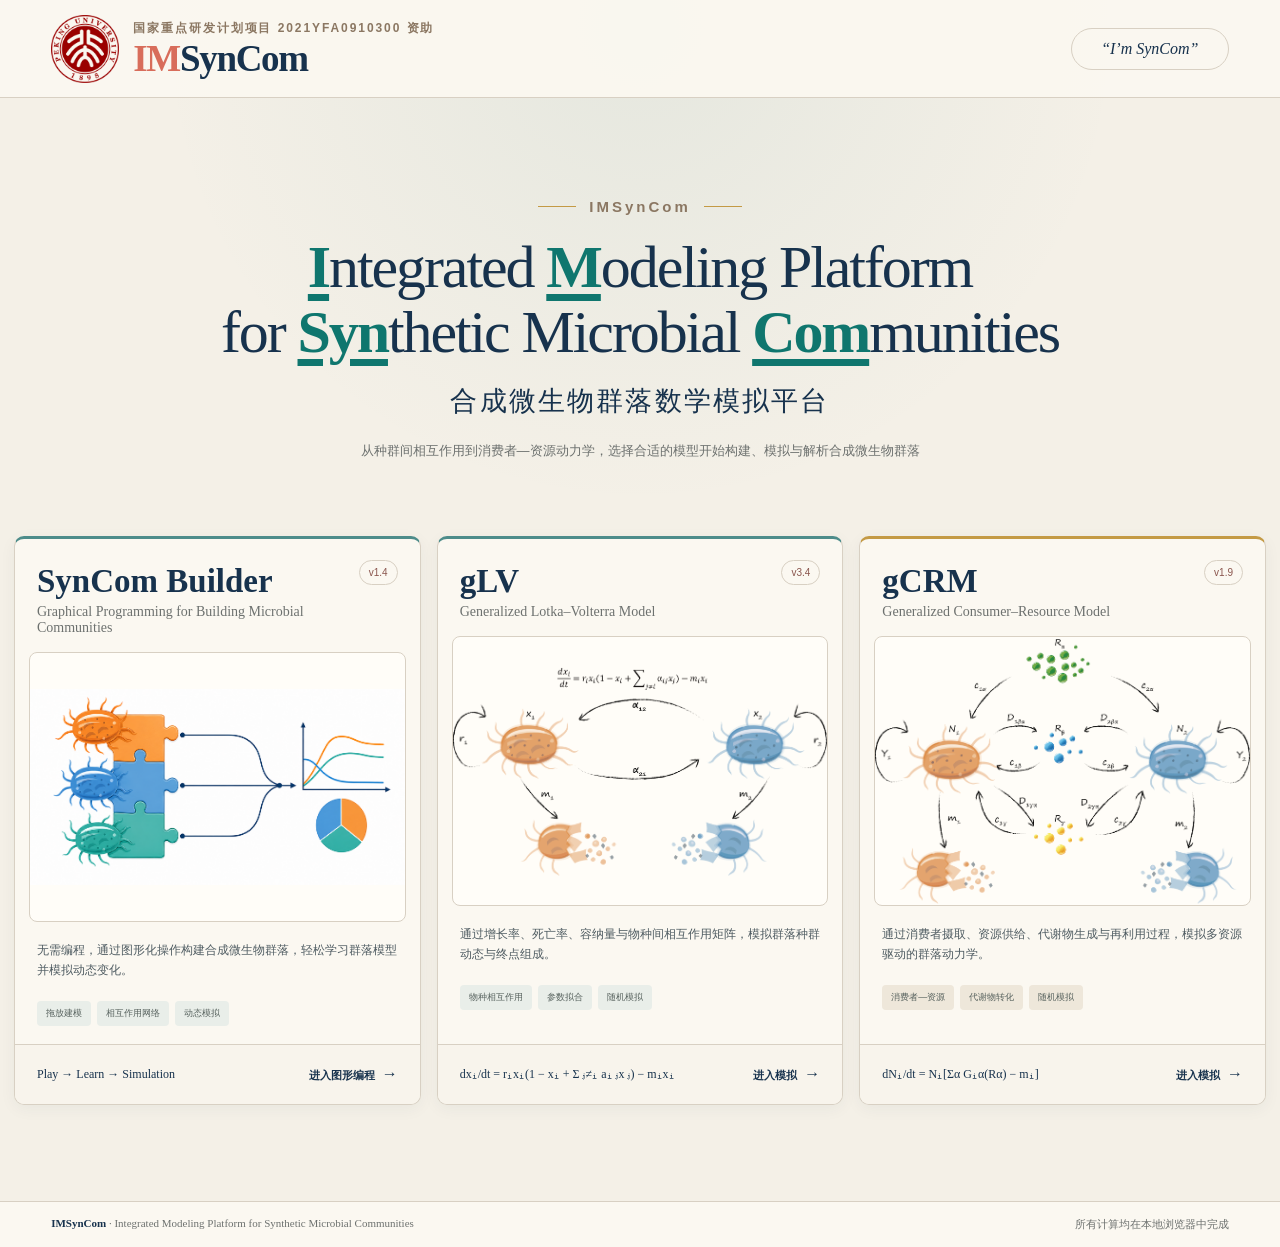
<file: IMSynCom/index.html>
<!doctype html>
<html lang="zh-CN">
<head>
  <meta charset="utf-8">
  <meta name="viewport" content="width=device-width, initial-scale=1">
  <meta name="description" content="IMSynCom — Integrated Modeling Platform for Synthetic Microbial Communities">
  <title>IMSynCom | 合成微生物群落模拟平台</title>
  <link rel="stylesheet" href="assets/style.css">
  <style>
    .model-grid {
      grid-template-columns: repeat(3, minmax(0, 1fr));
    }

    @media (max-width: 1100px) {
      .model-grid {
        grid-template-columns: repeat(2, minmax(0, 1fr));
      }
    }

    @media (max-width: 720px) {
      .model-grid {
        grid-template-columns: 1fr;
      }
    }
  </style>
</head>
<body>
  <header class="site-header">
    <a class="brand" href="index.html" aria-label="IMSynCom 首页">
      <img class="brand-logo" src="image/logo.png" alt="北京大学 Logo">
      <span class="brand-copy">
        <span class="eyebrow">国家重点研发计划项目 2021YFA0910300 资助</span>
        <span class="wordmark"><span class="wordmark-im">IM</span>SynCom</span>
      </span>
    </a>
    <div class="brand-meaning" aria-label="I’m SynCom">
      
      <strong>“I’m SynCom”</strong>
    </div>
  </header>

  <main>
    <section class="hero" aria-labelledby="page-title">
      <div class="hero-kicker"><i></i><span>IMSynCom</span><i></i></div>
      <h1 id="page-title"><span style="color: #0f766e; font-weight: 800; text-decoration: underline; text-decoration-thickness: 0.12em; text-underline-offset: 0.12em;">I</span>ntegrated <span style="color: #0f766e; font-weight: 800; text-decoration: underline; text-decoration-thickness: 0.12em; text-underline-offset: 0.12em;">M</span>odeling Platform<br>for <span style="color: #0f766e; font-weight: 800; text-decoration: underline; text-decoration-thickness: 0.12em; text-underline-offset: 0.12em;">Syn</span>thetic Microbial <span style="color: #0f766e; font-weight: 800; text-decoration: underline; text-decoration-thickness: 0.12em; text-underline-offset: 0.12em;">Com</span>munities</h1>
      <p class="hero-cn">合成微生物群落数学模拟平台</p>
      <p class="hero-intro">从种群间相互作用到消费者—资源动力学，选择合适的模型开始构建、模拟与解析合成微生物群落</p>
    </section>

    <section class="model-section" aria-labelledby="model-heading">
      

      <div class="model-grid">
        <a class="model-card glv-card blocks-card" href="builder/index.html" aria-label="进入图形化编程页面">
          <div class="model-card-head">
            <div>
              <h3>SynCom Builder</h3>
              <p>Graphical Programming for Building Microbial Communities</p>
            </div>
            <span class="model-version">v1.4</span>
          </div>
          <div class="model-visual">
            <img src="builder/image/blocks.png" alt="可编程微生物群落与动力学模拟示意图">
          </div>
          <div class="model-content">
            <p>无需编程，通过图形化操作构建合成微生物群落，轻松学习群落模型并模拟动态变化。</p>
            <div class="tags" aria-label="图形化编程功能标签">
              <span>拖放建模</span><span>相互作用网络</span><span>动态模拟</span>
            </div>
          </div>
          <div class="model-footer">
            <span class="equation">Play → Learn → Simulation</span>
            <span class="enter">进入图形编程 <b aria-hidden="true">→</b></span>
          </div>
        </a>

        <a class="model-card glv-card" href="gLV-v3.3/index.html" aria-label="进入 gLV 模拟页面">
          <div class="model-card-head">
            <div>
                            <h3>gLV</h3>
              <p>Generalized Lotka–Volterra Model</p>
            </div>
            <span class="model-version">v3.4</span>
          </div>
          <div class="model-visual">
            <img src="gLV-v3.3/image/gLV.png" alt="双物种 gLV 模型示意图">
          </div>
          <div class="model-content">
            <p>通过增长率、死亡率、容纳量与物种间相互作用矩阵，模拟群落种群动态与终点组成。</p>
            <div class="tags" aria-label="gLV 功能标签">
              <span>物种相互作用</span><span>参数拟合</span><span>随机模拟</span>
            </div>
          </div>
          <div class="model-footer">
            <span class="equation">dxᵢ/dt = rᵢxᵢ(1 − xᵢ + Σⱼ≠ᵢ aᵢⱼxⱼ) − mᵢxᵢ</span>
            <span class="enter">进入模拟 <b aria-hidden="true">→</b></span>
          </div>
        </a>

        <a class="model-card gcrm-card" href="gCRM-v1.8/index.html" aria-label="进入 gCRM 模拟页面">
          <div class="model-card-head">
            <div>
                           <h3>gCRM</h3>
              <p>Generalized Consumer–Resource Model</p>
            </div>
            <span class="model-version">v1.9</span>
          </div>
          <div class="model-visual">
            <img src="gCRM-v1.8/image/gCRM.png?rev=20260721" alt="广义消费者—资源模型示意图">
          </div>
          <div class="model-content">
            <p>通过消费者摄取、资源供给、代谢物生成与再利用过程，模拟多资源驱动的群落动力学。</p>
            <div class="tags" aria-label="gCRM 功能标签">
              <span>消费者—资源</span><span>代谢物转化</span><span>随机模拟</span>
            </div>
          </div>
          <div class="model-footer">
            <span class="equation">dNᵢ/dt = Nᵢ[Σα Gᵢα(Rα) − mᵢ]</span>
            <span class="enter">进入模拟 <b aria-hidden="true">→</b></span>
          </div>
        </a>

      </div>
    </section>
  </main>

  <footer>
    <span><b>IMSynCom</b> · Integrated Modeling Platform for Synthetic Microbial Communities</span>
    <span>所有计算均在本地浏览器中完成</span>
  </footer>
</body>
</html>
</file>
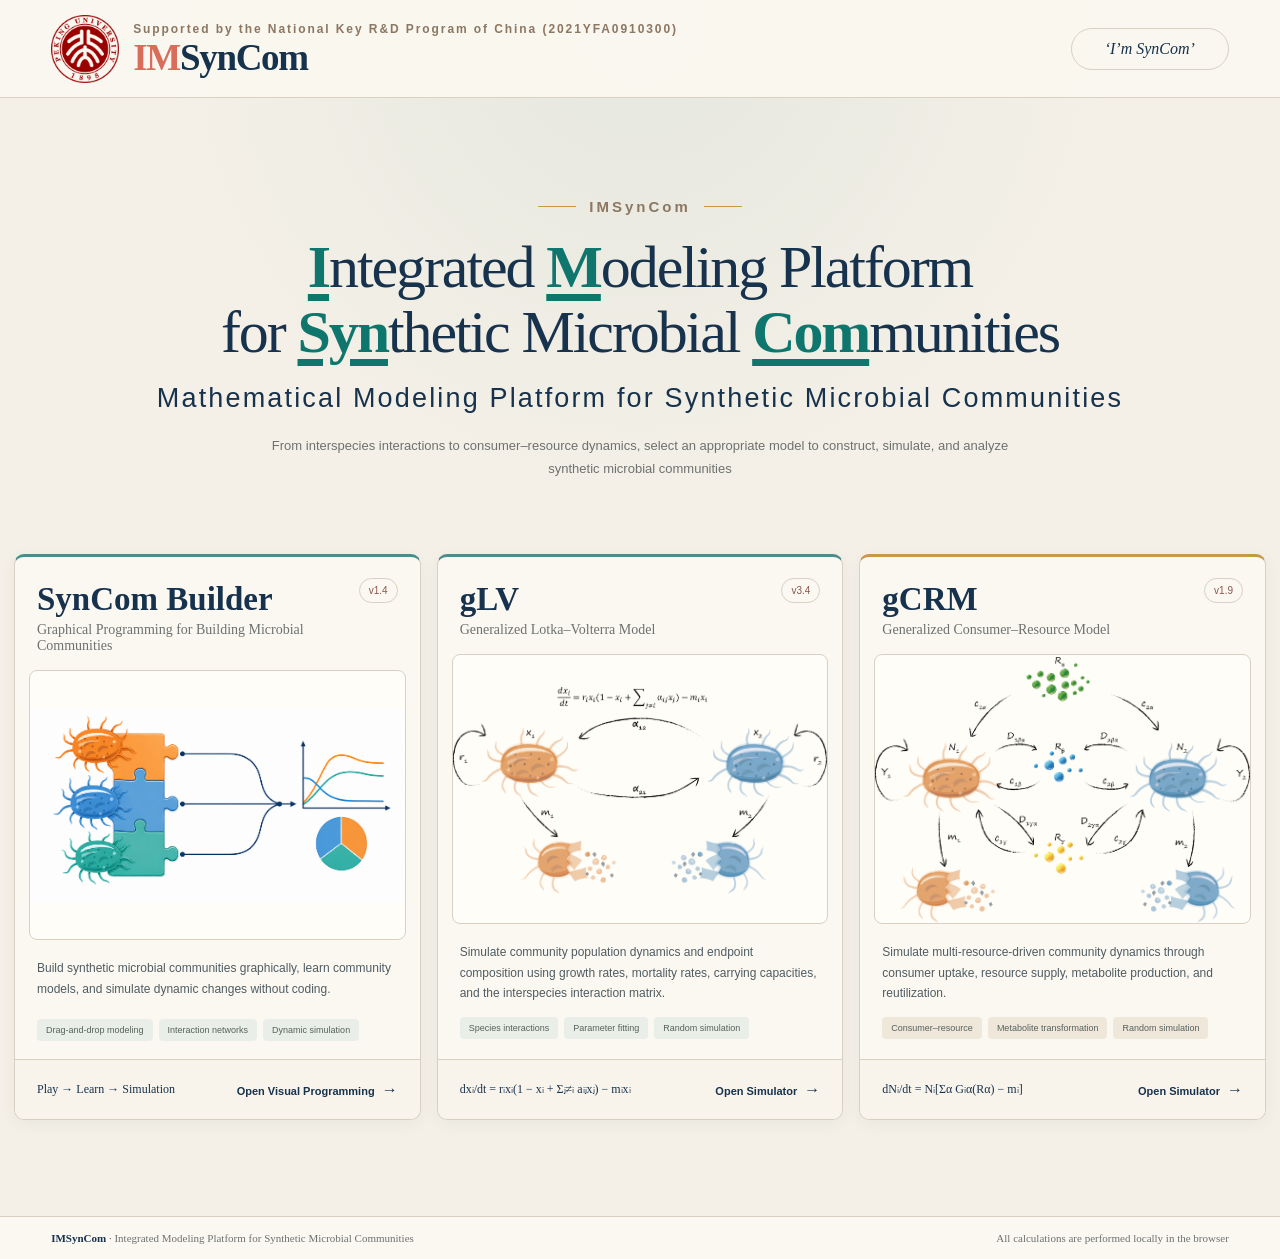
<file: IMSynCom_EN/index.html>
<!doctype html>
<html lang="en">
<head>
  <meta charset="utf-8">
  <meta name="viewport" content="width=device-width, initial-scale=1">
  <meta name="description" content="IMSynCom — Integrated Modeling Platform for Synthetic Microbial Communities">
  <title>IMSynCom | Synthetic Microbial Community Simulation Platform</title>
  <link rel="stylesheet" href="assets/style.css">
  <style>
    .model-grid {
      grid-template-columns: repeat(3, minmax(0, 1fr));
    }

    @media (max-width: 1100px) {
      .model-grid {
        grid-template-columns: repeat(2, minmax(0, 1fr));
      }
    }

    @media (max-width: 720px) {
      .model-grid {
        grid-template-columns: 1fr;
      }
    }
  </style>
</head>
<body>
  <header class="site-header">
    <a class="brand" href="index.html" aria-label="IMSynCom Home">
      <img class="brand-logo" src="image/logo.png" alt="Peking University logo">
      <span class="brand-copy">
        <span class="eyebrow">Supported by the National Key R&D Program of China (2021YFA0910300)</span>
        <span class="wordmark"><span class="wordmark-im">IM</span>SynCom</span>
      </span>
    </a>
    <div class="brand-meaning" aria-label="I’m SynCom">
      
      <strong>‘I’m SynCom’</strong>
    </div>
  </header>

  <main>
    <section class="hero" aria-labelledby="page-title">
      <div class="hero-kicker"><i></i><span>IMSynCom</span><i></i></div>
      <h1 id="page-title"><span style="color: #0f766e; font-weight: 800; text-decoration: underline; text-decoration-thickness: 0.12em; text-underline-offset: 0.12em;">I</span>ntegrated <span style="color: #0f766e; font-weight: 800; text-decoration: underline; text-decoration-thickness: 0.12em; text-underline-offset: 0.12em;">M</span>odeling Platform<br>for <span style="color: #0f766e; font-weight: 800; text-decoration: underline; text-decoration-thickness: 0.12em; text-underline-offset: 0.12em;">Syn</span>thetic Microbial <span style="color: #0f766e; font-weight: 800; text-decoration: underline; text-decoration-thickness: 0.12em; text-underline-offset: 0.12em;">Com</span>munities</h1>
      <p class="hero-cn">Mathematical Modeling Platform for Synthetic Microbial Communities</p>
      <p class="hero-intro">From interspecies interactions to consumer–resource dynamics, select an appropriate model to construct, simulate, and analyze synthetic microbial communities</p>
    </section>

    <section class="model-section" aria-labelledby="model-heading">
      

      <div class="model-grid">
        <a class="model-card glv-card blocks-card" href="builder/index.html" aria-label="Open the visual programming page">
          <div class="model-card-head">
            <div>
              <h3>SynCom Builder</h3>
              <p>Graphical Programming for Building Microbial Communities</p>
            </div>
            <span class="model-version">v1.4</span>
          </div>
          <div class="model-visual">
            <img src="builder/image/blocks.png" alt="Schematic of programmable microbial communities and dynamic simulation">
          </div>
          <div class="model-content">
            <p>Build synthetic microbial communities graphically, learn community models, and simulate dynamic changes without coding.</p>
            <div class="tags" aria-label="Visual programming features">
              <span>Drag-and-drop modeling</span><span>Interaction networks</span><span>Dynamic simulation</span>
            </div>
          </div>
          <div class="model-footer">
            <span class="equation">Play → Learn → Simulation</span>
            <span class="enter">Open Visual Programming <b aria-hidden="true">→</b></span>
          </div>
        </a>

        <a class="model-card glv-card" href="gLV-v3.3/index.html" aria-label="Open the gLV simulation page">
          <div class="model-card-head">
            <div>
                            <h3>gLV</h3>
              <p>Generalized Lotka–Volterra Model</p>
            </div>
            <span class="model-version">v3.4</span>
          </div>
          <div class="model-visual">
            <img src="gLV-v3.3/image/gLV.png" alt="Schematic of a two-species gLV model">
          </div>
          <div class="model-content">
            <p>Simulate community population dynamics and endpoint composition using growth rates, mortality rates, carrying capacities, and the interspecies interaction matrix.</p>
            <div class="tags" aria-label="gLV features">
              <span>Species interactions</span><span>Parameter fitting</span><span>Random simulation</span>
            </div>
          </div>
          <div class="model-footer">
            <span class="equation">dxᵢ/dt = rᵢxᵢ(1 − xᵢ + Σⱼ≠ᵢ aᵢⱼxⱼ) − mᵢxᵢ</span>
            <span class="enter">Open Simulator <b aria-hidden="true">→</b></span>
          </div>
        </a>

        <a class="model-card gcrm-card" href="gCRM-v1.8/index.html" aria-label="Open the gCRM simulation page">
          <div class="model-card-head">
            <div>
                           <h3>gCRM</h3>
              <p>Generalized Consumer–Resource Model</p>
            </div>
            <span class="model-version">v1.9</span>
          </div>
          <div class="model-visual">
            <img src="gCRM-v1.8/image/gCRM.png?rev=20260721" alt="Schematic of the generalized consumer–resource model">
          </div>
          <div class="model-content">
            <p>Simulate multi-resource-driven community dynamics through consumer uptake, resource supply, metabolite production, and reutilization.</p>
            <div class="tags" aria-label="gCRM features">
              <span>Consumer–resource</span><span>Metabolite transformation</span><span>Random simulation</span>
            </div>
          </div>
          <div class="model-footer">
            <span class="equation">dNᵢ/dt = Nᵢ[Σα Gᵢα(Rα) − mᵢ]</span>
            <span class="enter">Open Simulator <b aria-hidden="true">→</b></span>
          </div>
        </a>

      </div>
    </section>
  </main>

  <footer>
    <span><b>IMSynCom</b> · Integrated Modeling Platform for Synthetic Microbial Communities</span>
    <span>All calculations are performed locally in the browser</span>
  </footer>
</body>
</html>
</file>
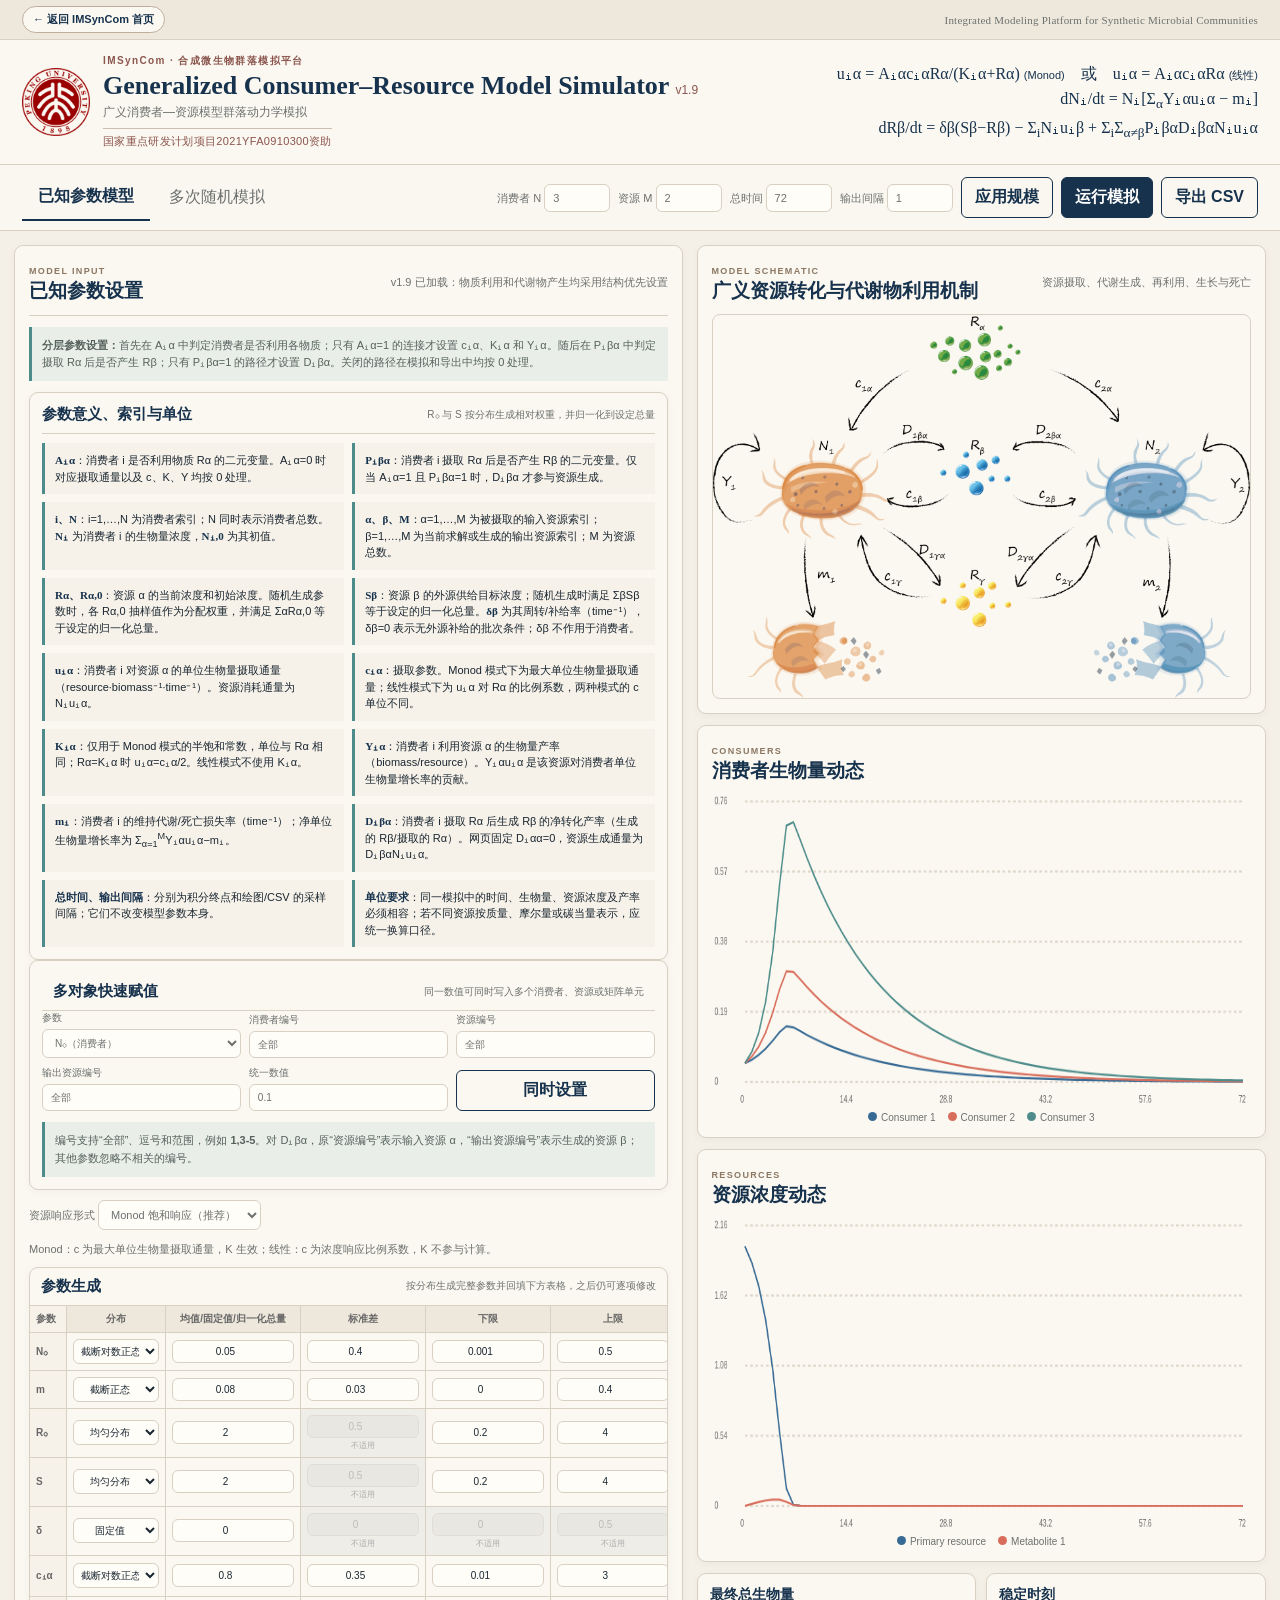
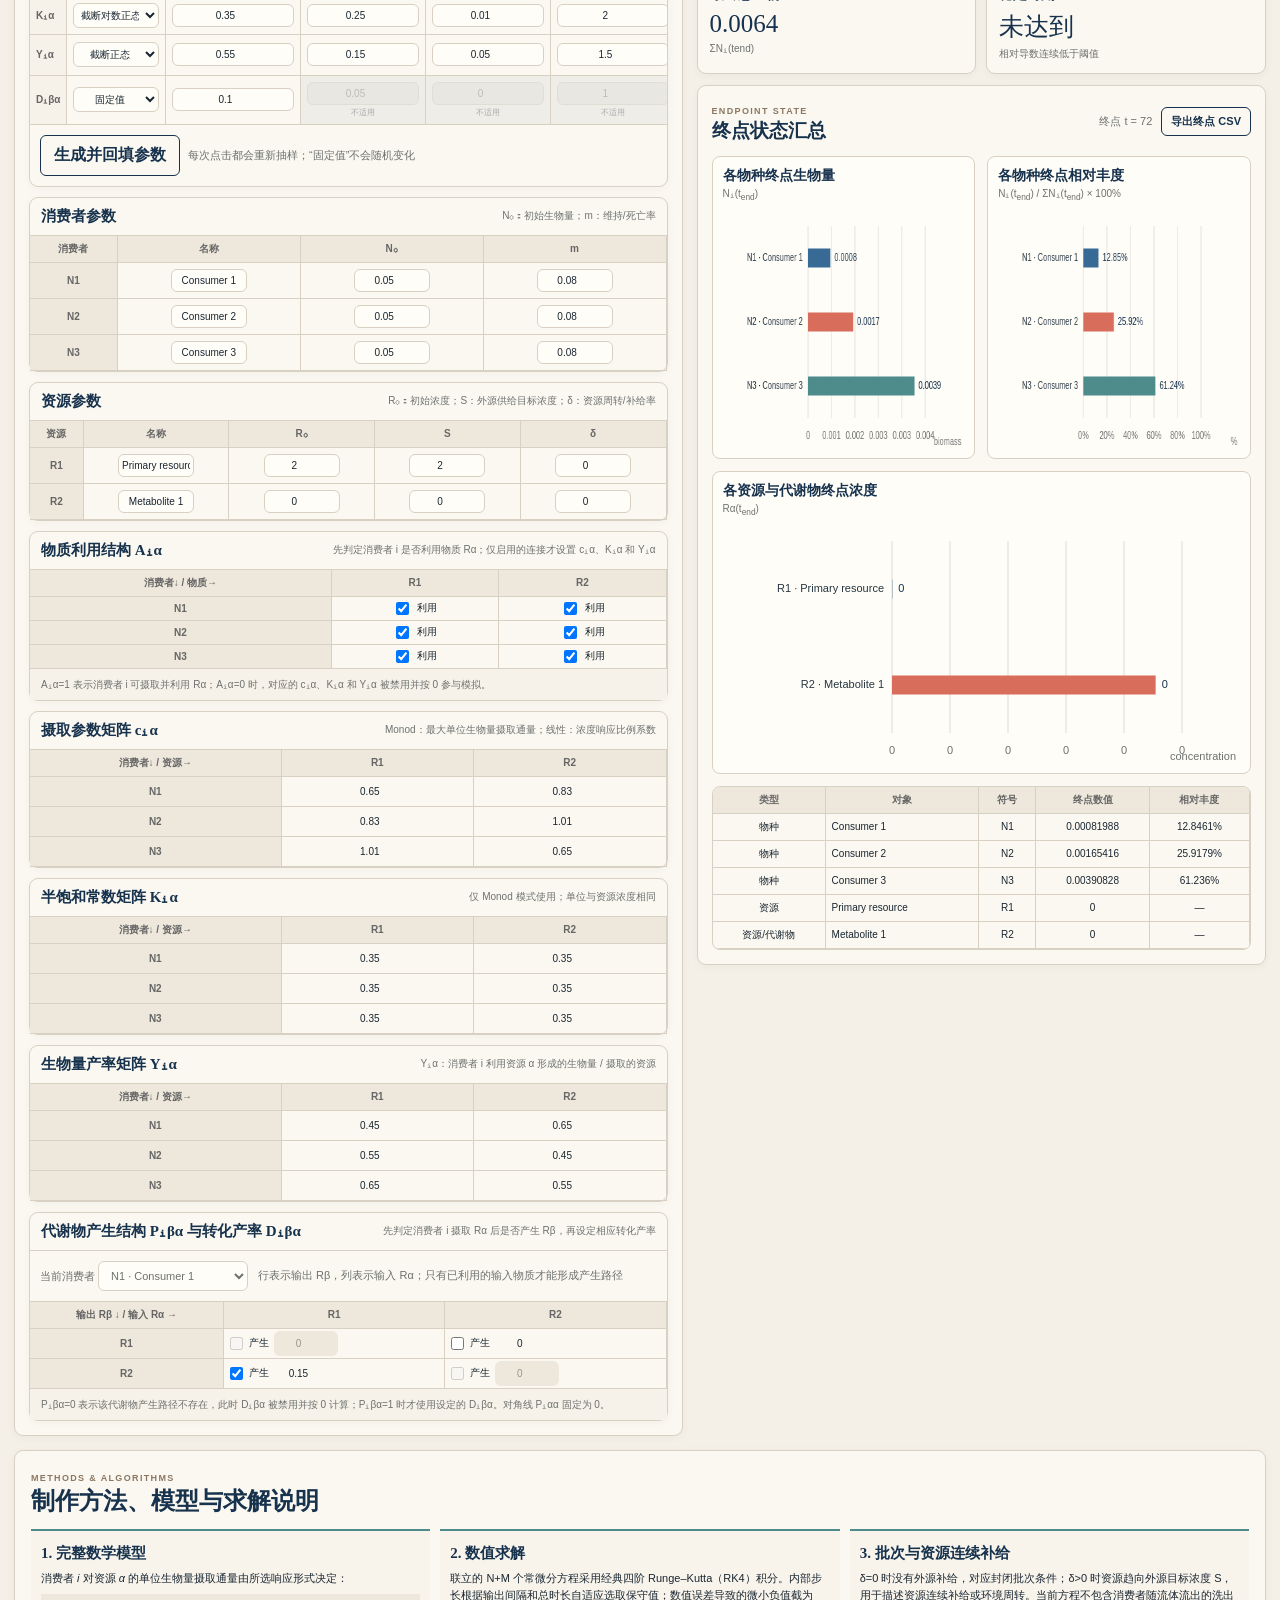
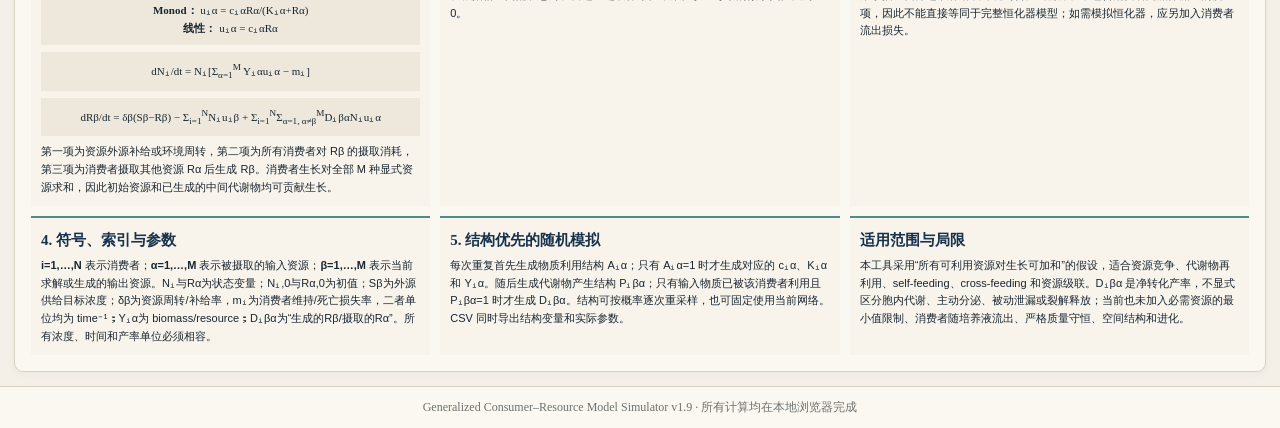
<file: IMSynCom/gCRM-v1.8/index.html>
<!doctype html>
<html lang="zh-CN"><head><meta charset="utf-8"><meta name="viewport" content="width=device-width,initial-scale=1">
<title>Generalized Consumer–Resource Model 模拟器 v1.9</title>
<link rel="stylesheet" href="assets/style.min.css"></head><body>
<nav class="platform-nav" aria-label="平台导航"><a class="home-tag" href="../index.html">← 返回 IMSynCom 首页</a><span class="platform-name">Integrated Modeling Platform for Synthetic Microbial Communities</span></nav>
<header class="model-header"><div class="brand"><img class="brand-logo" src="image/logo.png" alt="北京大学 Logo"><div class="brand-copy"><span class="brand-platform">IMSynCom · 合成微生物群落模拟平台</span><h1>Generalized Consumer–Resource Model Simulator <span class="version">v1.9</span></h1><p class="subtitle">广义消费者—资源模型群落动力学模拟</p><div class="funding">国家重点研发计划项目2021YFA0910300资助</div></div></div><div class="header-side"><div class="formula">uᵢα=AᵢαcᵢαRα/(Kᵢα+Rα)<br>dNᵢ/dt=Nᵢ[ΣαYᵢαuᵢα−mᵢ]<br>dRβ/dt=δβ(Sβ−Rβ)−ΣᵢNᵢuᵢβ+ΣᵢΣαPᵢβαDᵢβαNᵢuᵢα</div></div></header>
<div class="toolbar"><div class="tabs"><button id="knownTab" class="active">已知参数模型</button><button id="monteTab">多次随机模拟</button></div><div class="controls"><label>消费者 N <input id="nN" type="number" min="1" max="20" value="3"></label><label>资源 M <input id="nM" type="number" min="1" max="30" value="2"></label><label>总时间 <input id="tMax" type="number" min=".1" value="72"></label><label>输出间隔 <input id="sample" type="number" min=".01" value="1"></label><button id="resizeBtn" class="secondary">应用规模</button><button id="runBtn" class="primary">运行模拟</button><button id="exportBtn" class="secondary">导出 CSV</button></div></div>
<main><div class="left"><section class="card input-card"><div class="head"><div><span class="eyebrow">MODEL INPUT</span><h2 id="modeTitle">已知参数设置</h2></div><span id="status" class="status">就绪</span></div>
<div id="knownPanel"><div class="note"><b>两类培养方式：</b>批次培养将资源稀释率设为 D=0；连续培养/恒化器设 D&gt;0，并用 S 表示进料资源浓度。消费者之间不直接作用，而是通过共享和竞争资源形成间接相互作用。</div><section class="subcard param-guide"><div class="subhead" style="padding:0 0 9px"><h3>参数意义与单位</h3><span>所有时间和浓度单位须在同一组模拟中保持一致</span></div><div class="param-guide-grid"><div class="param-item"><b>N₀</b>：消费者初始生物量（biomass）。</div><div class="param-item"><b>mᵢ</b>：消费者 i 的维持代谢/死亡损失率（time⁻¹），独立作用于 Nᵢ。</div><div class="param-item"><b>R₀</b>：资源初始浓度；<b>S</b>：外源进料浓度（resource concentration）。</div><div class="param-item"><b>Dα</b>：资源 α 的补给/稀释率（time⁻¹）；D=0 表示批次培养，D&gt;0 表示连续补给。</div><div class="param-item"><b>cᵢα</b>：消费者 i 对资源 α 的最大摄取率（resource·biomass⁻¹·time⁻¹）。</div><div class="param-item"><b>Kᵢα</b>：Monod 半饱和常数；当 Rα=Kᵢα 时，摄取速率为最大值的一半。</div><div class="param-item"><b>Yᵢα</b>：生物量产率（biomass/resource），将资源摄取通量换算为消费者增长。</div><div class="param-item"><b>N、M、总时间、输出间隔</b>：分别控制消费者数、资源数、积分终点和 CSV/绘图采样频率。</div></div></section><section class="subcard batch-setter"><div class="subhead"><h3>多对象快速赋值</h3><span>同一数值可同时写入多个消费者、资源或矩阵单元</span></div><div class="batch-setter-grid"><label>参数<select id="bulkParam"><option value="n0">N₀（消费者）</option><option value="mort">m（消费者）</option><option value="r0">R₀（资源）</option><option value="supply">S（资源）</option><option value="dilution">D（资源）</option><option value="uptake">cᵢα（矩阵）</option><option value="half">Kᵢα（矩阵）</option><option value="yield">Yᵢα（矩阵）</option></select></label><label>消费者编号<input id="bulkConsumers" value="全部" placeholder="全部 或 1,3-5"></label><label>资源编号<input id="bulkResources" value="全部" placeholder="全部 或 1,3-5"></label><label>统一数值<input id="bulkValue" type="number" value="0.1" step="any"></label><button id="bulkApplyBtn" class="secondary">同时设置</button></div><div class="note" style="margin-bottom:0">编号支持“全部”、逗号和范围，例如 <b>1,3-5</b>。消费者参数忽略资源编号；资源参数忽略消费者编号；矩阵参数使用两组编号的笛卡尔组合。</div></section><div class="model-options"><label>资源响应形式 <select id="responseType"><option value="monod" selected>Monod 饱和响应（推荐）</option><option value="linear">线性响应</option></select></label><span class="status">切换后使用同一组 c 参数；比较模型时请注意两种 c 的单位不同。</span></div><div class="stack">
<section class="subcard"><div class="subhead"><h3>参数生成</h3><span>按分布生成完整参数并回填下方表格，之后仍可逐项修改</span></div><div class="scroll" style="max-height:none"><table class="dist-table"><thead><tr><th>参数</th><th>分布</th><th>均值/固定值/归一化总量</th><th>标准差</th><th>下限</th><th>上限</th><th>含义</th></tr></thead><tbody id="knownDistRows"></tbody></table></div><div class="controls" style="padding:10px"><button id="generateKnownBtn" class="secondary">生成并回填参数</button><span class="status">每次点击都会重新抽样；“固定值”不会随机变化</span></div></section>
<section class="subcard"><div class="subhead"><h3>消费者参数</h3><span>N₀：初始生物量；m：维持/死亡率</span></div><div id="consumerTable" class="scroll"></div></section>
<section class="subcard"><div class="subhead"><h3>资源参数</h3><span>R₀：初始浓度；S：进料浓度；D：稀释率</span></div><div id="resourceTable" class="scroll"></div></section>
<section class="subcard"><div class="subhead"><h3>最大摄取率矩阵 cᵢα</h3><span>resource·biomass⁻¹·time⁻¹</span></div><div id="cTable" class="scroll"></div></section>
<section class="subcard"><div class="subhead"><h3>半饱和常数矩阵 Kᵢα</h3><span>Monod 响应达到 1/2 时的资源浓度</span></div><div id="kTable" class="scroll"></div></section>
<section class="subcard"><div class="subhead"><h3>生物量产率矩阵 Yᵢα</h3><span>形成的生物量 / 消耗的资源</span></div><div id="yTable" class="scroll"></div></section></div></div>
<div id="montePanel" class="hidden"><div class="note"><b>独立随机参数模型：</b>每次重复均按下表重新生成完整的 N₀、m、R₀、S、D、c、K 和 Y，不读取前两个标签页的参数。CSV 会记录每次实际使用的全部参数和时间序列。</div><section class="subcard"><div class="subhead"><h3>参数生成方式表</h3><span>固定值 / 均匀 / 截断正态 / 截断对数正态</span></div><div class="scroll" style="max-height:none"><table class="dist-table"><thead><tr><th>参数</th><th>分布</th><th>均值/固定值/归一化总量</th><th>标准差</th><th>下限</th><th>上限</th><th>含义</th></tr></thead><tbody id="distRows"></tbody></table></div></section><section class="subcard batch"><div class="controls"><label>重复次数 <input id="batchCount" type="number" min="2" max="1000" value="50"></label><button id="batchBtn" class="primary">运行并保存 CSV</button></div><div class="progress"><i id="progress"></i></div><div id="batchInfo" class="status">等待运行</div></section></div>
</section></div>
<div class="right"><section class="card schematic-card"><div class="chart-head"><div><span class="eyebrow">MODEL SCHEMATIC</span><h2>双消费者—资源作用机制</h2></div><span class="status">资源转化与再利用关系示意</span></div><div class="schematic-wrap"><img src="image/gCRM.png?rev=20260721" alt="广义资源转化、代谢物生成与再利用模型示意图"></div></section><section class="card chart-card"><div class="chart-head"><div><span class="eyebrow">CONSUMERS</span><h2>消费者生物量动态</h2></div></div><canvas id="nChart" width="820" height="340"></canvas><div id="nLegend" class="legend"></div></section><section class="card chart-card"><div class="chart-head"><div><span class="eyebrow">RESOURCES</span><h2>资源浓度动态</h2></div></div><canvas id="rChart" width="820" height="340"></canvas><div id="rLegend" class="legend"></div></section><div class="summary"><section class="card metric"><h3>最终总生物量</h3><strong id="totalN">—</strong><span>ΣNᵢ(tend)</span></section><section class="card metric"><h3>稳定时刻</h3><strong id="stable">—</strong><span>相对导数连续低于阈值</span></section></div></div></main>
<section class="methodology"><article class="card method-card"><span class="eyebrow">METHODS &amp; ALGORITHMS</span><h2>制作方法、模型与求解说明</h2><div class="method-grid"><section class="method-block"><h3>1. 数学模型</h3><p>消费者以 Monod 动力学摄取多种资源。摄取通量为：</p><div class="eq">uᵢα=cᵢαRα/(Kᵢα+Rα)</div><p>消费者增长由产率 Y 转换，m 为独立维持/死亡损失。资源由稀释供给项 D(S−R) 补充并被消费者消耗。</p></section><section class="method-block"><h3>2. 数值求解</h3><p>联立的 N+M 个常微分方程采用经典四阶 Runge–Kutta（RK4）积分。内部步长根据输出间隔和总时长自适应选取保守值；数值误差导致的微小负值截为 0。</p></section><section class="method-block"><h3>3. 批次与连续培养</h3><p>D=0 时没有外源补给，对应封闭批次培养；D&gt;0 时资源趋向进料浓度 S，对应连续培养或开放环境。当前式中消费者不随稀释流出，如需恒化器出流，可把 DᵢNᵢ 作为额外损失加入。</p></section><section class="method-block"><h3>4. 参数设置原则</h3><p>参数必须使用相容单位：时间单位决定 m、D 和 c 的速率尺度，资源与生物量单位共同决定 c 和 Y。建议先用单资源、双消费者的小系统校验量级，再扩展 N 与 M。</p></section><section class="method-block"><h3>5. 随机模拟</h3><p>每次重复独立生成全部参数。正态随机数由 Box–Muller 法产生；截断分布采用拒绝抽样并设置安全回退。所有参数和轨迹共同写入 UTF-8 CSV，便于复现。</p></section><section class="method-block"><h3>适用范围与局限</h3><p>本工具适合教学、假设检验和实验设计。参数组合可能产生极快耗竭或数值刚性；应统一单位、检查参数量级，并通过敏感性分析和独立实验验证。模型未显式描述代谢物分泌、交叉喂养、资源转化、空间结构和进化。</p></section></div></article></section><div class="footer">Generalized Consumer–Resource Model Simulator v1.8 · 所有计算均在本地浏览器完成</div>
<script src="assets/app.min.js"></script>
</body></html>
</file>
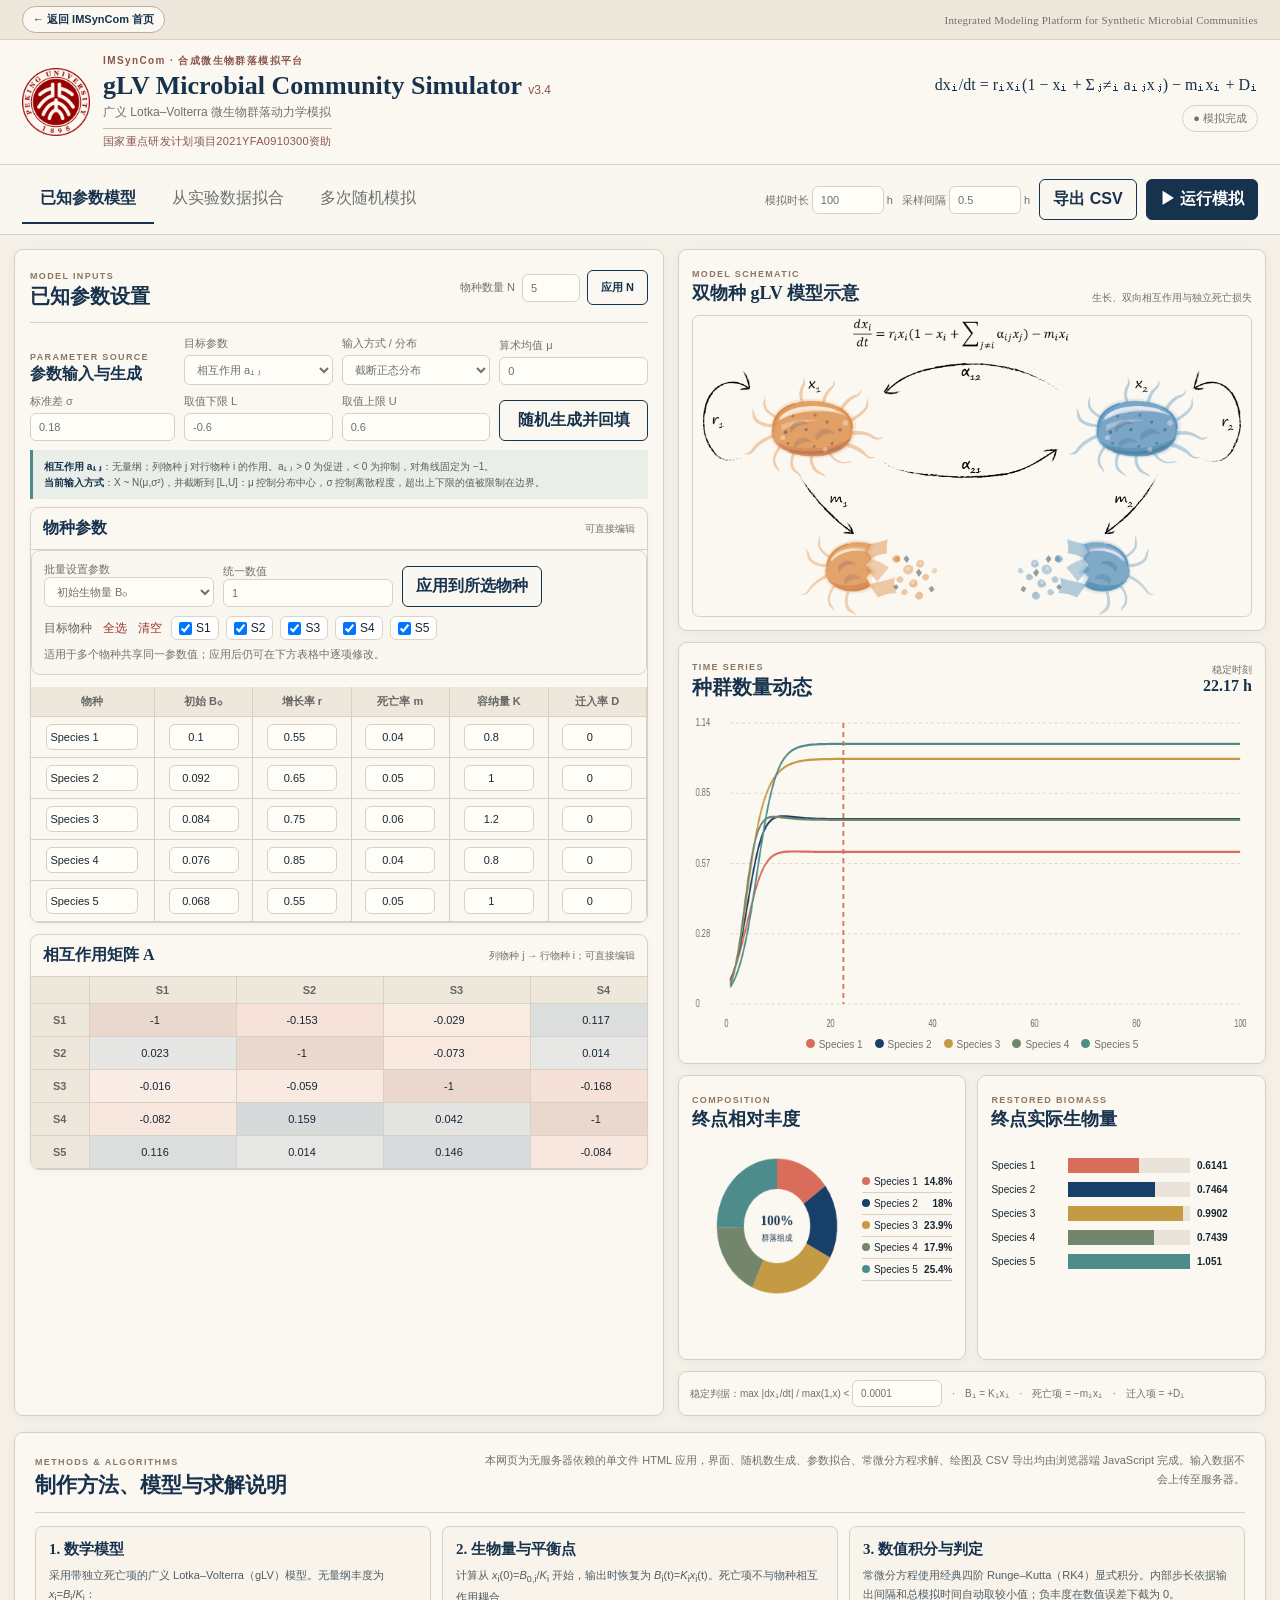
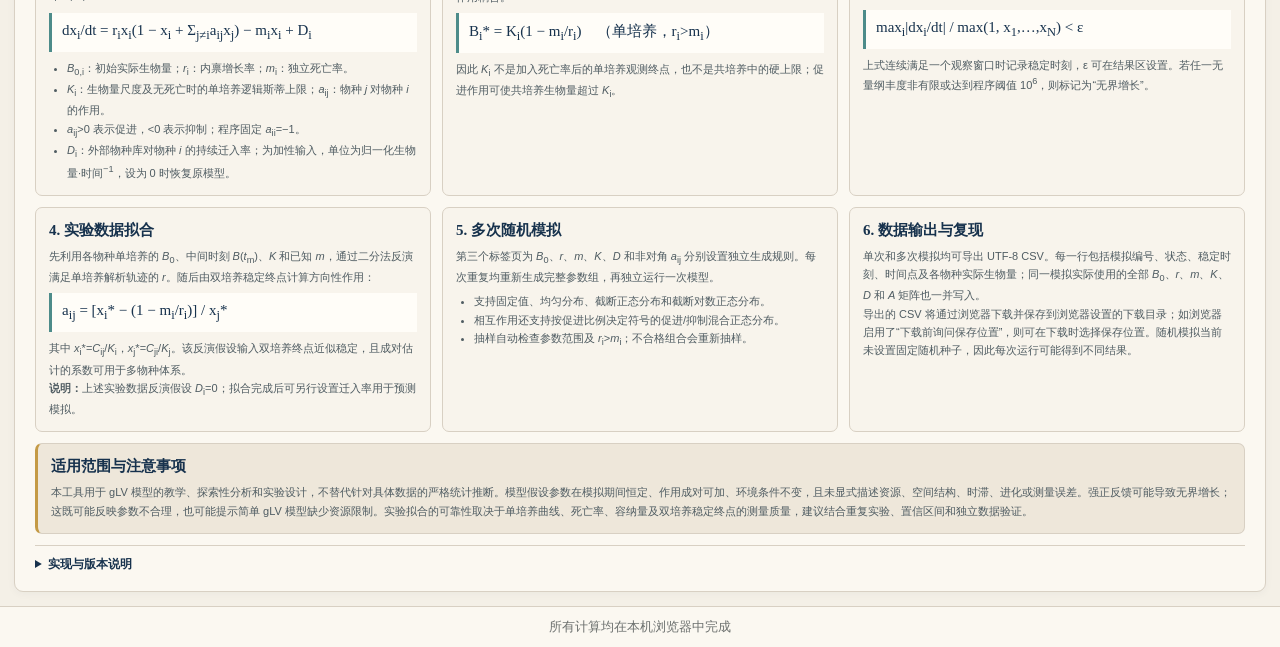
<file: IMSynCom/gLV-v3.3/index.html>
<!doctype html>
<html lang="zh-CN">
<head>
<meta charset="utf-8"><meta name="viewport" content="width=device-width,initial-scale=1">
<title>gLV 微生物群落模拟器 v3.4</title>
<link rel="stylesheet" href="assets/style.min.css">

</head>
<body>

<nav class="platform-nav" aria-label="平台导航"><a class="home-tag" href="../index.html">← 返回 IMSynCom 首页</a><span class="platform-name">Integrated Modeling Platform for Synthetic Microbial Communities</span></nav>
<header class="model-header"><div class="brand"><img class="brand-logo" src="image/logo.png" alt="北京大学 Logo"><div class="brand-copy"><span class="brand-platform">IMSynCom · 合成微生物群落模拟平台</span><h1>gLV Microbial Community Simulator <span class="version">v3.4</span></h1><p class="subtitle">广义 Lotka–Volterra 微生物群落动力学模拟</p><div class="funding">国家重点研发计划项目2021YFA0910300资助</div></div></div><div class="header-side"><div class="formula">dxᵢ/dt = rᵢxᵢ(1 − xᵢ + Σⱼ≠ᵢ aᵢⱼxⱼ) − mᵢxᵢ + Dᵢ</div><div class="status" id="status">● 示例参数已载入</div></div></header>
<div class="toolbar"><div class="tabs"><button id="knownTab" class="active">已知参数模型</button><button id="fitTab">从实验数据拟合</button><button id="monteTab">多次随机模拟</button></div><div class="controls"><label>模拟时长 <input id="tMax" type="number" value="100" min="1"> h</label><label>采样间隔 <input id="sample" type="number" value="0.5" min="0.05" step="0.1"> h</label><button class="secondary" id="exportBtn">导出 CSV</button><button class="primary" id="runBtn">▶ 运行模拟</button></div></div>
<main><section class="card input-card"><div class="head"><div><span class="eyebrow">MODEL INPUTS</span><h2 id="modeTitle">已知参数设置</h2></div><div class="nbox"><label>物种数量 N</label><input id="nInput" type="number" value="5" min="1" max="20"><button class="small-btn" id="resizeBtn">应用 N</button></div></div>
<div id="knownPanel"><div class="generator"><div><span class="eyebrow">PARAMETER SOURCE</span><h3>参数输入与生成</h3></div><label class="field">目标参数<select id="target"><option value="b0">初始生物量 B₀</option><option value="g">增长率 r</option><option value="m">死亡率 m</option><option value="k">容纳量 K</option><option value="a" selected>相互作用 aᵢⱼ</option></select></label><label class="field">输入方式 / 分布<select id="dist"><option value="direct">直接输入</option><option value="uniform">均匀分布</option><option value="normal" selected>截断正态分布</option><option value="lognormal">截断对数正态</option><option value="mixed">促进/抑制混合正态</option></select></label><label class="field" id="centerField"><span id="centerLabel">均值 μ</span><input id="center" type="number" value="0" step="0.01"></label><label class="field" id="spreadField"><span id="spreadLabel">标准差 σ</span><input id="spread" type="number" value="0.18" min="0" step="0.01"></label><label class="field" id="minField"><span id="minLabel">截断下限 L</span><input id="minVal" type="number" value="-0.6" step="0.01"></label><label class="field" id="maxField"><span id="maxLabel">截断上限 U</span><input id="maxVal" type="number" value="0.6" step="0.01"></label><label class="field" id="posField"><span>促进作用比例</span><input id="posPct" type="number" value="35" min="0" max="100"></label><button class="small-btn" id="randomBtn">随机生成并回填</button><div class="dist-help" id="distHelp"></div></div><div class="grid2"><section class="subcard"><div class="subhead"><h3>物种参数</h3><span>可直接编辑</span></div><div class="scroll" id="speciesTable"></div></section><section class="subcard"><div class="subhead"><h3>相互作用矩阵 A</h3><span>列物种 j → 行物种 i；可直接编辑</span></div><div class="scroll" id="matrixTable"></div></section></div><section class="subcard batch-card"><div class="batch-layout"><div class="batch-copy"><span class="eyebrow">MONTE CARLO</span><h3>多次随机模拟</h3><p>每次按上方当前选定参数及分布重新抽样，其他参数保持表格值。CSV 将保存每次抽取的完整参数、稳定状态和全部时间序列。</p></div><div class="batch-controls"><label class="field">随机模拟次数<input id="batchCount" type="number" value="50" min="2" max="1000" step="1"></label><button class="primary" id="batchBtn">运行并保存 CSV</button></div></div><div class="batch-progress"><i id="batchProgress"></i></div><div class="batch-summary" id="batchSummary">请选择随机分布后开始；浏览器将提示选择 CSV 保存地址。</div></section></div>
<div id="fitPanel" class="hidden"><div class="fit-note"><b>拟合依据：</b>单培养先拟合净增长率 r−m，再结合独立测得的死亡率 m 得到增长率 r；两两共培养用稳定终点绝对生物量计算 aᵢⱼ。中间测量时刻 tₘ：<input id="midTime" type="number" value="4" min="0.01"> h</div><div class="fit-note"><b>实验参数说明：</b><br><b>B₀</b>：单培养或模拟开始时的实际生物量，单位与 K 相同。<br><b>B(tₘ)</b>：物种单培养至中间时刻 tₘ 时的实际生物量，用于拟合净增长率。<br><b>tₘ</b>：测量 B(tₘ) 的培养时间，单位为 h。<br><b>m</b>：独立测得的死亡率，单位为 h⁻¹，要求 m ≥ 0。<br><b>K</b>：物种单培养达到稳定时的实际生物量，即单培养环境容纳量。<br><b>r</b>：由单培养曲线拟合得到的增长率，单位为 h⁻¹；模型中的净增长率为 r−m，要求 r &gt; m。<br><b>Cᵢⱼ</b>：物种 i 与物种 j 两两共培养时，物种 i 的稳定终点实际生物量。<br><b>aᵢⱼ</b>：物种 j 对物种 i 的无量纲作用强度；正值为促进，负值为抑制，对角线 aᵢᵢ = −1。</div><section class="subcard"><div class="subhead"><h3>单培养实验数据</h3><span>输入 B₀、B(tₘ)、m 与稳定终点 K</span></div><div class="scroll" id="fitSpeciesTable"></div></section><section class="subcard" style="margin-top:11px"><div class="subhead"><h3>两两共培养稳定终点</h3><span>Cᵢⱼ：i 与 j 共培养时 i 的终点生物量</span></div><div class="scroll" id="pairTable"></div></section><div class="fit-actions"><button class="primary" id="fitBtn">拟合 r 与相互作用矩阵</button><span>aᵢᵢ 固定为 −1；每对物种需两个方向的终点数据。</span></div><div id="fitResultPanel" class="hidden" style="margin-top:14px"><div class="fit-note"><b>拟合结果参数：</b>以下参数用于模拟，并可在运行前继续修改。</div><div class="grid2"><section class="subcard"><div class="subhead"><h3>拟合后的物种参数</h3><span>B₀、r、m 和 K</span></div><div class="scroll" id="fitResultSpecies"></div></section><section class="subcard"><div class="subhead"><h3>拟合后的相互作用矩阵 A</h3><span>可继续编辑</span></div><div class="scroll" id="fitResultMatrix"></div></section></div></div></div></section>
<section class="right"><article class="card schematic-card"><div class="schematic-head"><div><span class="eyebrow">MODEL SCHEMATIC</span><h2>双物种 gLV 模型示意</h2></div><div class="schematic-note">生长、双向相互作用与独立死亡损失</div></div><div class="schematic-frame"><img src="image/gLV.png" alt="双物种广义 Lotka–Volterra 模型示意图"></div></article><article class="card chart-card"><div class="chart-head"><div><span class="eyebrow">TIME SERIES</span><h2>种群数量动态</h2></div><div class="metric"><span>稳定时刻</span><strong id="stableTime">—</strong></div></div><canvas id="lineChart" width="760" height="330"></canvas><div class="legend" id="legend"></div></article><div class="results"><article class="card result-card"><span class="eyebrow">COMPOSITION</span><h2>终点相对丰度</h2><div class="donut-layout"><canvas id="donut" width="220" height="220"></canvas><div class="donut-list" id="donutList"></div></div></article><article class="card result-card"><span class="eyebrow">RESTORED BIOMASS</span><h2>终点实际生物量</h2><div class="bars" id="bars"></div></article></div><article class="card method">稳定判据：max |dxᵢ/dt| / max(1,x) &lt; <input id="tol" type="number" value="0.0001" step="0.00001" style="width:90px">　·　Bᵢ = Kᵢxᵢ　·　净增长率 = rᵢ−mᵢ　·　aᵢᵢ = −1</article></section></main><div class="footer">所有计算均在本机浏览器中完成</div>
<script src="assets/app.min.js"></script>





</body></html>
</file>
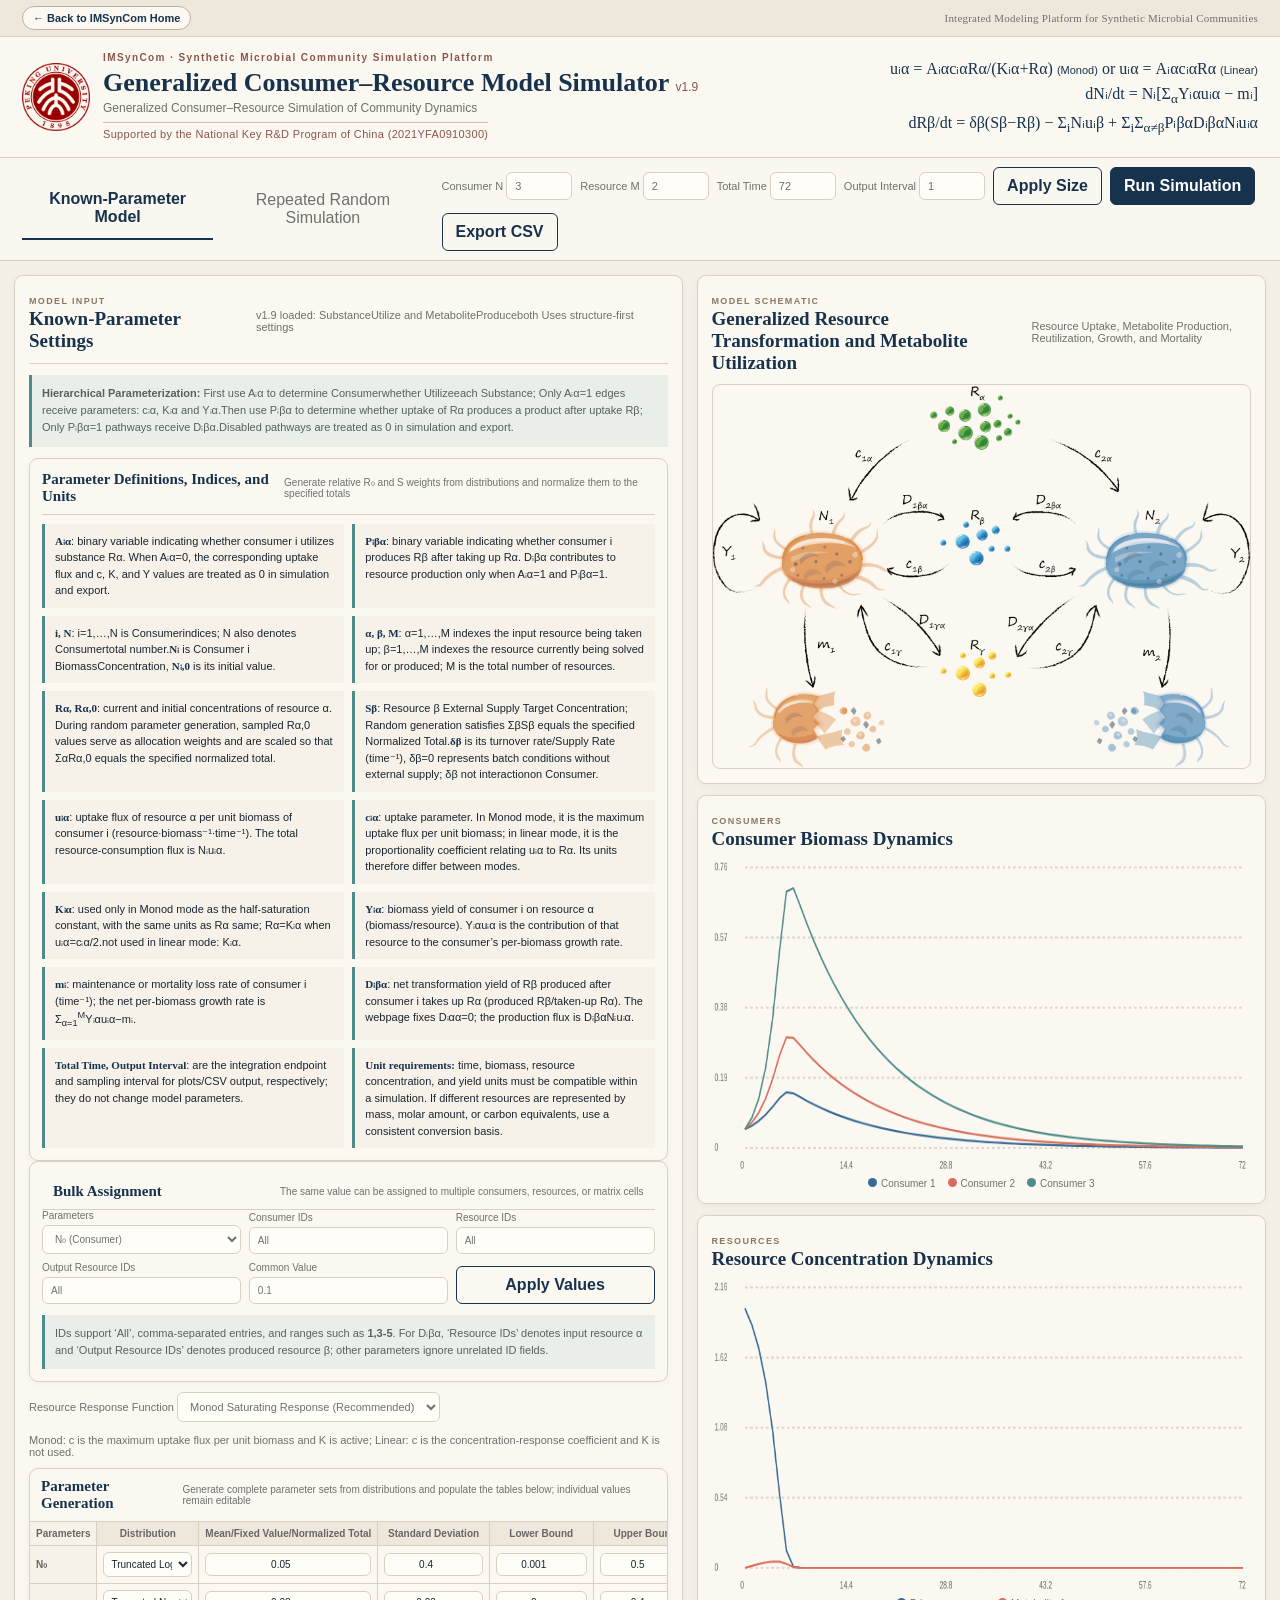
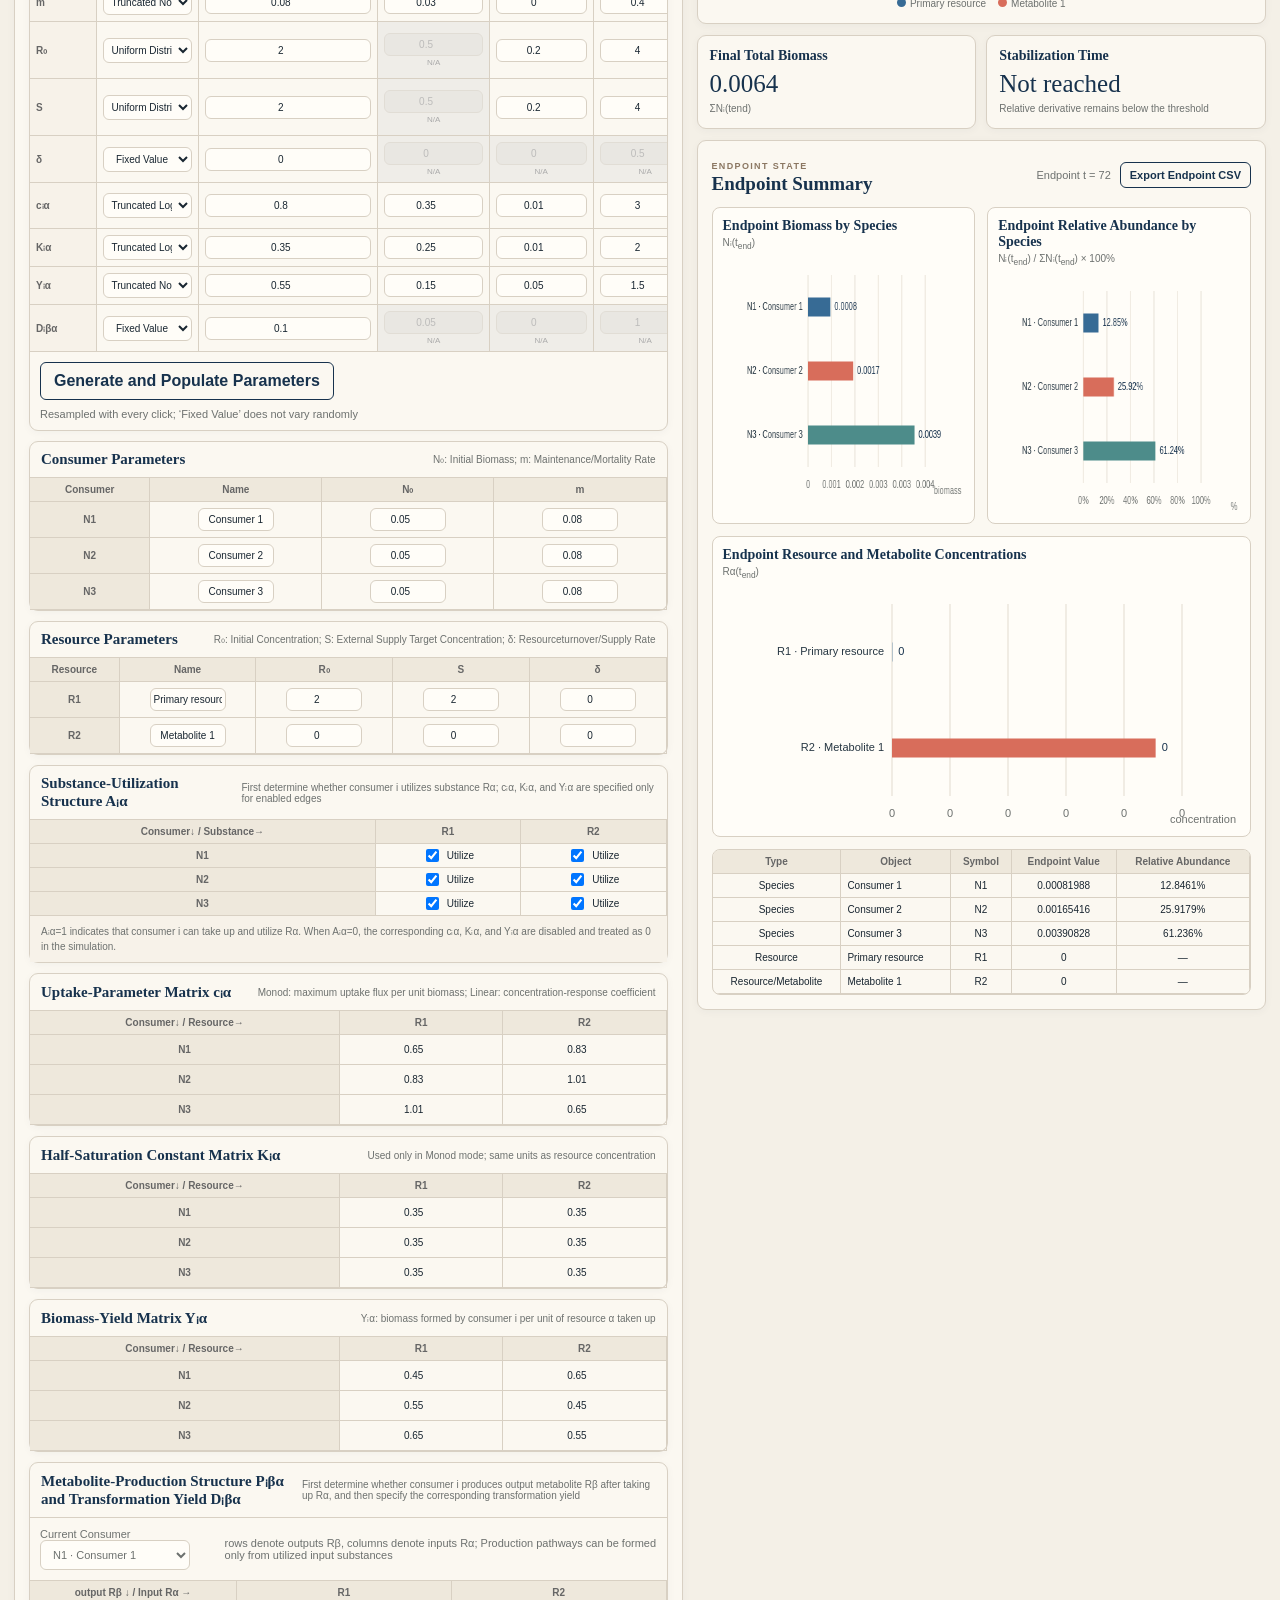
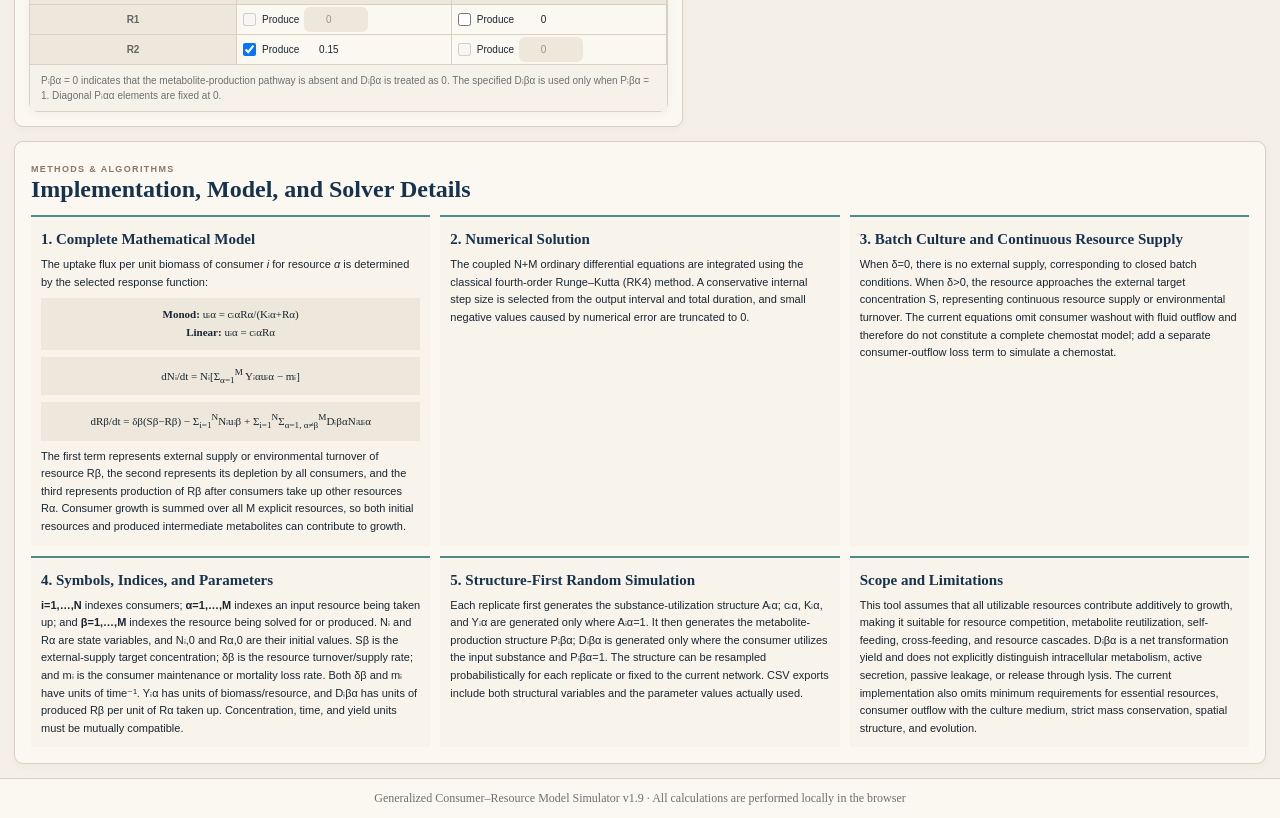
<file: IMSynCom_EN/gCRM-v1.8/index.html>
<!doctype html>
<html lang="en"><head><meta charset="utf-8"><meta name="viewport" content="width=device-width,initial-scale=1">
<title>Generalized Consumer–Resource Model Simulator v1.9</title>
<link rel="stylesheet" href="assets/style.min.css"></head><body>
<nav class="platform-nav" aria-label="Platform navigation"><a class="home-tag" href="../index.html">← Back to IMSynCom Home</a><span class="platform-name">Integrated Modeling Platform for Synthetic Microbial Communities</span></nav>
<header class="model-header"><div class="brand"><img class="brand-logo" src="image/logo.png" alt="Peking University logo"><div class="brand-copy"><span class="brand-platform">IMSynCom · Synthetic Microbial Community Simulation Platform</span><h1>Generalized Consumer–Resource Model Simulator <span class="version">v1.9</span></h1><p class="subtitle">Generalized Consumer–Resource Simulation of Community Dynamics</p><div class="funding">Supported by the National Key R&D Program of China (2021YFA0910300)</div></div></div><div class="header-side"><div class="formula">uᵢα=AᵢαcᵢαRα/(Kᵢα+Rα)<br>dNᵢ/dt=Nᵢ[ΣαYᵢαuᵢα−mᵢ]<br>dRβ/dt=δβ(Sβ−Rβ)−ΣᵢNᵢuᵢβ+ΣᵢΣαPᵢβαDᵢβαNᵢuᵢα</div></div></header>
<div class="toolbar"><div class="tabs"><button id="knownTab" class="active">Known-Parameter Model</button><button id="monteTab">Repeated Random Simulation</button></div><div class="controls"><label>Consumer N <input id="nN" type="number" min="1" max="20" value="3"></label><label>Resource M <input id="nM" type="number" min="1" max="30" value="2"></label><label>Total Time <input id="tMax" type="number" min=".1" value="72"></label><label>Output Interval <input id="sample" type="number" min=".01" value="1"></label><button id="resizeBtn" class="secondary">Apply Size</button><button id="runBtn" class="primary">Run Simulation</button><button id="exportBtn" class="secondary">Export CSV</button></div></div>
<main><div class="left"><section class="card input-card"><div class="head"><div><span class="eyebrow">MODEL INPUT</span><h2 id="modeTitle">Known-Parameter Settings</h2></div><span id="status" class="status">Ready</span></div>
<div id="knownPanel"><div class="note"><b>Two Culture Modes: </b>For batch culture, set the resource turnover rate to D = 0. For continuous culture or chemostat-like conditions, set D &gt; 0 and use S as the feed-resource concentration. Consumers interact indirectly through shared and competing resources rather than through direct pairwise effects.</div><section class="subcard param-guide"><div class="subhead" style="padding:0 0 9px"><h3>Parameter Definitions and Units</h3><span>All time and concentration units must remain consistent within a simulation</span></div><div class="param-guide-grid"><div class="param-item"><b>N₀</b>: Consumer Initial Biomass (biomass).</div><div class="param-item"><b>mᵢ</b>: Maintenance/mortality loss rate of consumer i (time⁻¹), acting independently on  Nᵢ.</div><div class="param-item"><b>R₀</b>: Initial Resource Concentration; <b>S</b>: External Feed Concentration (resource concentration).</div><div class="param-item"><b>Dα</b>: Resource α  supply/Dilution Rate (time⁻¹); D=0 represents batch culture, D&gt;0 represents continuous supply.</div><div class="param-item"><b>cᵢα</b>: Maximum uptake rate of resource α by consumer i (resource·biomass⁻¹·time⁻¹).</div><div class="param-item"><b>Kᵢα</b>: Monod Half-saturation constant; when Rα = Kᵢα, the uptake rate is half its maximum.</div><div class="param-item"><b>Yᵢα</b>: Biomass Yield (biomass/resource), Converts resource uptake flux into consumer growth.</div><div class="param-item"><b>N, M, Total Time, Output Interval</b>: control Number of Consumers, Number of Resources, integration endpoint, and  CSV/plot sampling frequency.</div></div></section><section class="subcard batch-setter"><div class="subhead"><h3>Bulk Assignment</h3><span>The same value can be assigned to multiple consumers, resources, or matrix cells</span></div><div class="batch-setter-grid"><label>Parameters<select id="bulkParam"><option value="n0">N₀ (Consumer)</option><option value="mort">m (Consumer)</option><option value="r0">R₀ (Resource)</option><option value="supply">S (Resource)</option><option value="dilution">D (Resource)</option><option value="uptake">cᵢα (Matrix)</option><option value="half">Kᵢα (Matrix)</option><option value="yield">Yᵢα (Matrix)</option></select></label><label>Consumer IDs<input id="bulkConsumers" value="All" placeholder="All  or  1,3-5"></label><label>Resource IDs<input id="bulkResources" value="All" placeholder="All  or  1,3-5"></label><label>Common Value<input id="bulkValue" type="number" value="0.1" step="any"></label><button id="bulkApplyBtn" class="secondary">Apply Values</button></div><div class="note" style="margin-bottom:0">IDs support ‘All’, comma-separated entries and ranges, e.g.,  <b>1,3-5</b>.Consumer parameters ignore resource IDs; resource parameters ignore consumer IDs; matrix parameters use the Cartesian product of both ID sets.</div></section><div class="model-options"><label>Resource Response Function <select id="responseType"><option value="monod" selected>Monod Saturating Response (Recommended)</option><option value="linear">Linear Response</option></select></label><span class="status">The same c, K, and Y values are retained after switching. Note that c has different units in the two response modes.</span></div><div class="stack">
<section class="subcard"><div class="subhead"><h3>Parameter Generation</h3><span>Generate complete parameter sets from distributions and populate the tables below; individual values remain editable</span></div><div class="scroll" style="max-height:none"><table class="dist-table"><thead><tr><th>Parameters</th><th>Distribution</th><th>Mean/Fixed Value/Normalized Total</th><th>Standard Deviation</th><th>Lower Bound</th><th>Upper Bound</th><th>Meaning</th></tr></thead><tbody id="knownDistRows"></tbody></table></div><div class="controls" style="padding:10px"><button id="generateKnownBtn" class="secondary">Generate and Populate Parameters</button><span class="status">Resampled with every click; ‘Fixed Value’ does not vary randomly</span></div></section>
<section class="subcard"><div class="subhead"><h3>Consumer Parameters</h3><span>N₀: Initial Biomass; m: Maintenance/Mortality Rate</span></div><div id="consumerTable" class="scroll"></div></section>
<section class="subcard"><div class="subhead"><h3>Resource Parameters</h3><span>R₀: Initial Concentration; S: feed Concentration; D: Dilution Rate</span></div><div id="resourceTable" class="scroll"></div></section>
<section class="subcard"><div class="subhead"><h3>Maximum Uptake-Rate Matrix cᵢα</h3><span>resource·biomass⁻¹·time⁻¹</span></div><div id="cTable" class="scroll"></div></section>
<section class="subcard"><div class="subhead"><h3>Half-Saturation Constant Matrix Kᵢα</h3><span>Monod Resource concentration at half-maximal response</span></div><div id="kTable" class="scroll"></div></section>
<section class="subcard"><div class="subhead"><h3>Biomass-Yield Matrix Yᵢα</h3><span>Biomass formed / resource consumed</span></div><div id="yTable" class="scroll"></div></section></div></div>
<div id="montePanel" class="hidden"><div class="note"><b>Independent Random-Parameter Model: </b>Each replicate regenerates a complete set of N₀, m, R₀, S, D, c, K, and Y independently of the first two tabs. The CSV records all parameters and time series used in each replicate.</div><section class="subcard"><div class="subhead"><h3>Parameter Generation Table</h3><span>Fixed Value / Uniform / Truncated Normal / Truncated Lognormal</span></div><div class="scroll" style="max-height:none"><table class="dist-table"><thead><tr><th>Parameters</th><th>Distribution</th><th>Mean/Fixed Value/Normalized Total</th><th>Standard Deviation</th><th>Lower Bound</th><th>Upper Bound</th><th>Meaning</th></tr></thead><tbody id="distRows"></tbody></table></div></section><section class="subcard batch"><div class="controls"><label>Number of Replicates <input id="batchCount" type="number" min="2" max="1000" value="50"></label><button id="batchBtn" class="primary">Run and Save CSV</button></div><div class="progress"><i id="progress"></i></div><div id="batchInfo" class="status">Waiting to run</div></section></div>
</section></div>
<div class="right"><section class="card schematic-card"><div class="chart-head"><div><span class="eyebrow">MODEL SCHEMATIC</span><h2>Two-Consumer Resource Interaction Mechanism</h2></div><span class="status">Schematic of Resource Transformation and Reutilization</span></div><div class="schematic-wrap"><img src="image/gCRM.png?rev=20260721" alt="Schematic of generalized resource transformation, metabolite production, and reutilization"></div></section><section class="card chart-card"><div class="chart-head"><div><span class="eyebrow">CONSUMERS</span><h2>Consumer Biomass Dynamics</h2></div></div><canvas id="nChart" width="820" height="340"></canvas><div id="nLegend" class="legend"></div></section><section class="card chart-card"><div class="chart-head"><div><span class="eyebrow">RESOURCES</span><h2>Resource Concentration Dynamics</h2></div></div><canvas id="rChart" width="820" height="340"></canvas><div id="rLegend" class="legend"></div></section><div class="summary"><section class="card metric"><h3>Final Total Biomass</h3><strong id="totalN">—</strong><span>ΣNᵢ(tend)</span></section><section class="card metric"><h3>Stabilization Time</h3><strong id="stable">—</strong><span>Relative derivative remains below the threshold</span></section></div></div></main>
<section class="methodology"><article class="card method-card"><span class="eyebrow">METHODS &amp; ALGORITHMS</span><h2>Implementation, Model, and Solver Details</h2><div class="method-grid"><section class="method-block"><h3>1. Mathematical Model</h3><p>Consumers take up multiple resources using Monod kinetics. The uptake flux is:</p><div class="eq">uᵢα=cᵢαRα/(Kᵢα+Rα)</div><p>Consumer growth is determined by biomass yield Y, whereas m represents independent maintenance or mortality loss. Resources are replenished through the supply term D(S−R) and depleted by consumer uptake.</p></section><section class="method-block"><h3>2. Numerical Solution</h3><p>The coupled N+M ordinary differential equations are integrated using the classical fourth-order Runge–Kutta (RK4) method. A conservative internal step size is selected from the output interval and total duration, and small negative values caused by numerical error are truncated to 0.</p></section><section class="method-block"><h3>3. Batch and Continuous Culture</h3><p>When D = 0, no external resource is supplied, corresponding to closed batch culture. When D &gt; 0, resources approach the feed concentration S, representing continuous culture or an open environment. Consumers do not wash out with dilution in the current equations; add DᵢNᵢ as an additional loss term to represent chemostat outflow.</p></section><section class="method-block"><h3>4. Parameterization Guidelines</h3><p>Parameters must use compatible units. The time unit determines the scales of m, D, and c, while resource and biomass units jointly determine c and Y. Validate parameter magnitudes in a single-resource, two-consumer system before increasing N and M.</p></section><section class="method-block"><h3>5. Random Simulation</h3><p>All parameters are generated independently for each replicate. Normal random variables are generated using the Box–Muller method, and truncated distributions use rejection sampling with a safe fallback. All parameters and trajectories are written to UTF-8 CSV files to support reproducibility.</p></section><section class="method-block"><h3>Scope and Limitations</h3><p>This tool is suitable for teaching, hypothesis testing, and experimental design. Some parameter combinations may cause rapid resource depletion or numerical stiffness; use consistent units, check parameter magnitudes, and validate results through sensitivity analysis and independent experiments. The model does not explicitly represent metabolite secretion, cross-feeding, resource transformation, spatial structure, or evolution.</p></section></div></article></section><div class="footer">Generalized Consumer–Resource Model Simulator v1.8 · All calculations are performed locally in the browser</div>
<script src="assets/app.min.js"></script>
</body></html>
</file>
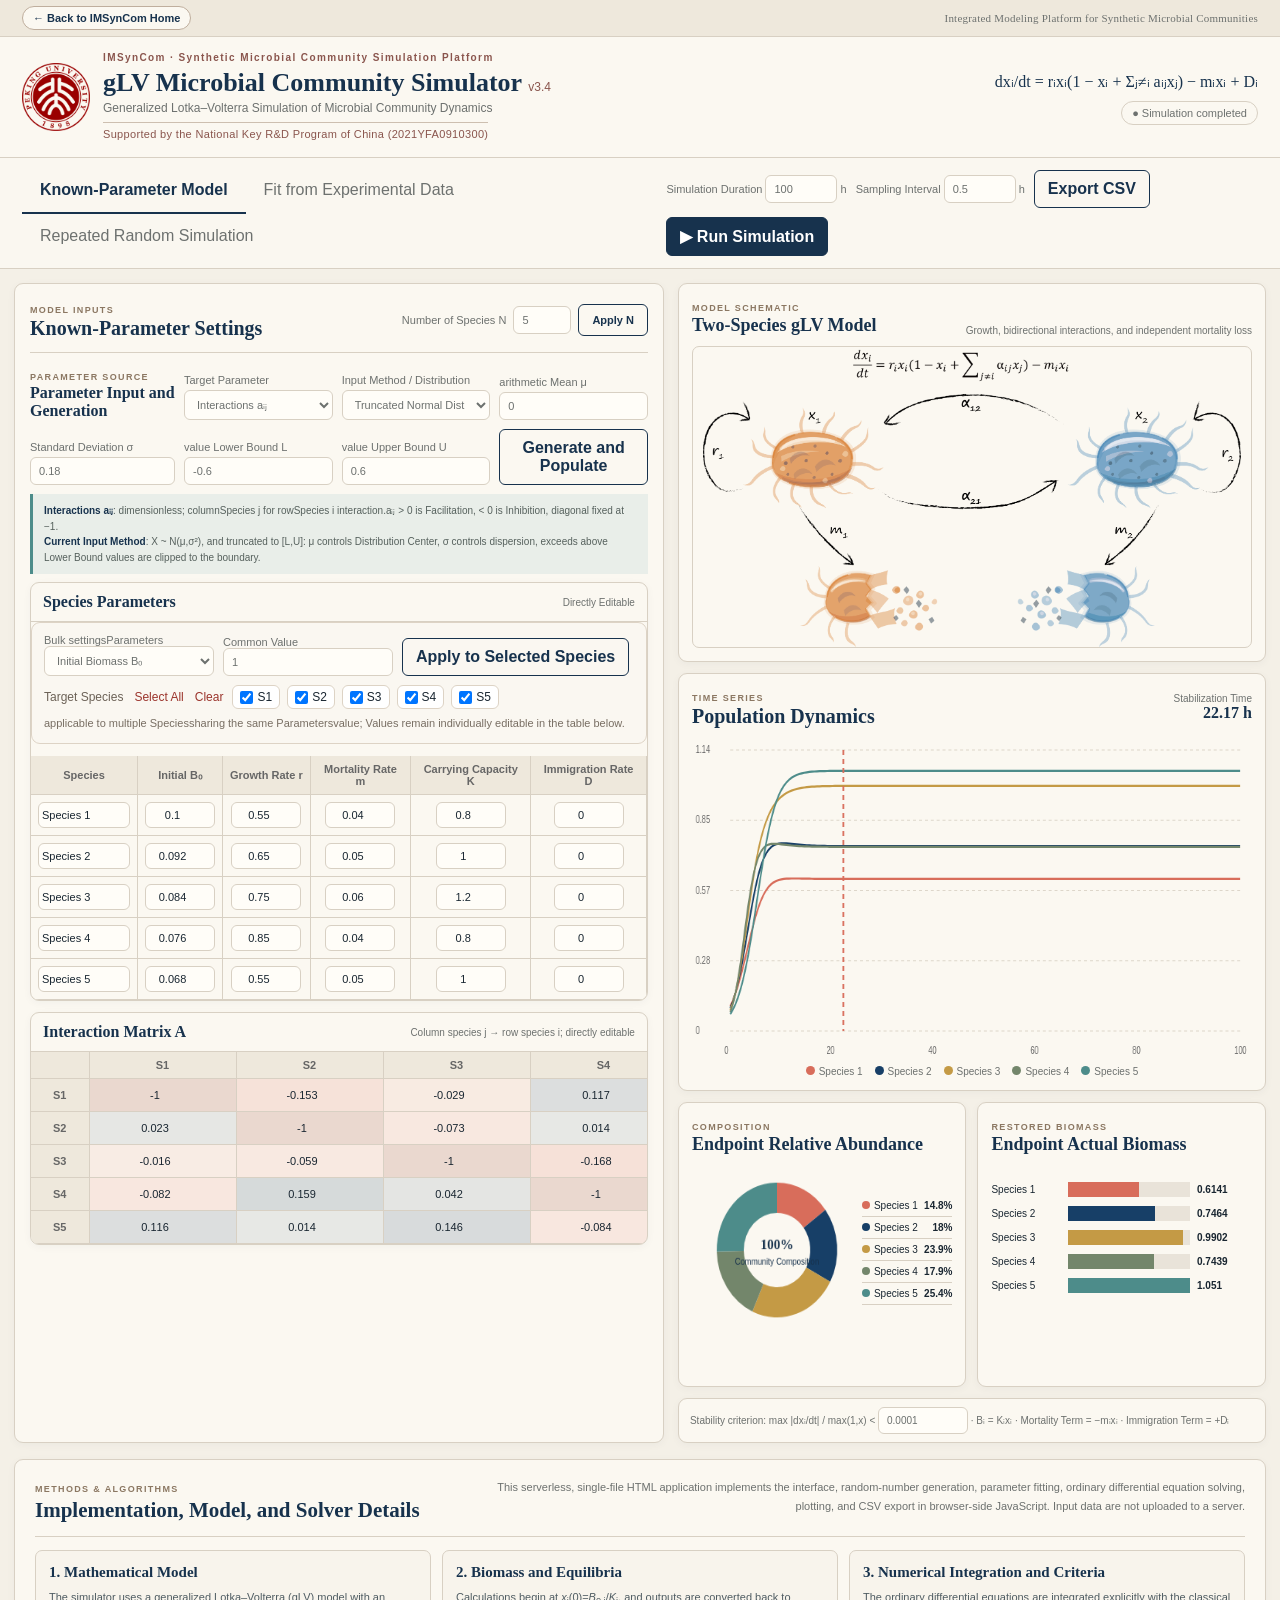
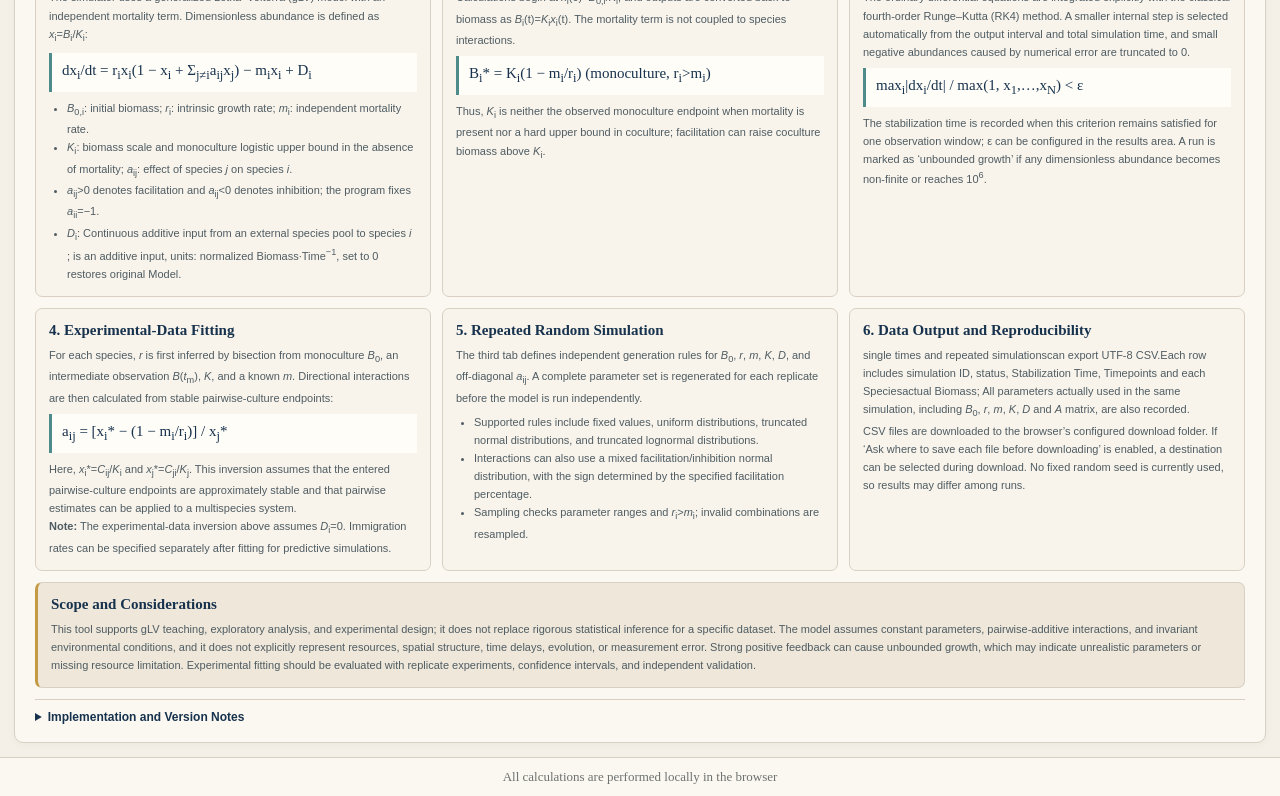
<file: IMSynCom_EN/gLV-v3.3/index.html>
<!doctype html>
<html lang="en">
<head>
<meta charset="utf-8"><meta name="viewport" content="width=device-width,initial-scale=1">
<title>gLV Microbial Community Simulator v3.4</title>
<link rel="stylesheet" href="assets/style.min.css">

</head>
<body>

<nav class="platform-nav" aria-label="Platform navigation"><a class="home-tag" href="../index.html">← Back to IMSynCom Home</a><span class="platform-name">Integrated Modeling Platform for Synthetic Microbial Communities</span></nav>
<header class="model-header"><div class="brand"><img class="brand-logo" src="image/logo.png" alt="Peking University logo"><div class="brand-copy"><span class="brand-platform">IMSynCom · Synthetic Microbial Community Simulation Platform</span><h1>gLV Microbial Community Simulator <span class="version">v3.4</span></h1><p class="subtitle">Generalized Lotka–Volterra Simulation of Microbial Community Dynamics</p><div class="funding">Supported by the National Key R&D Program of China (2021YFA0910300)</div></div></div><div class="header-side"><div class="formula">dxᵢ/dt = rᵢxᵢ(1 − xᵢ + Σⱼ≠ᵢ aᵢⱼxⱼ) − mᵢxᵢ + Dᵢ</div><div class="status" id="status">● Example parameters loaded</div></div></header>
<div class="toolbar"><div class="tabs"><button id="knownTab" class="active">Known-Parameter Model</button><button id="fitTab">Fit from Experimental Data</button><button id="monteTab">Repeated Random Simulation</button></div><div class="controls"><label>Simulation Duration <input id="tMax" type="number" value="100" min="1"> h</label><label>Sampling Interval <input id="sample" type="number" value="0.5" min="0.05" step="0.1"> h</label><button class="secondary" id="exportBtn">Export CSV</button><button class="primary" id="runBtn">▶ Run Simulation</button></div></div>
<main><section class="card input-card"><div class="head"><div><span class="eyebrow">MODEL INPUTS</span><h2 id="modeTitle">Known-Parameter Settings</h2></div><div class="nbox"><label>Number of Species N</label><input id="nInput" type="number" value="5" min="1" max="20"><button class="small-btn" id="resizeBtn">Apply N</button></div></div>
<div id="knownPanel"><div class="generator"><div><span class="eyebrow">PARAMETER SOURCE</span><h3>Parameter Input and Generation</h3></div><label class="field">Target Parameter<select id="target"><option value="b0">Initial Biomass B₀</option><option value="g">Growth Rate r</option><option value="m">Mortality Rate m</option><option value="k">Carrying Capacity K</option><option value="a" selected>Interactions aᵢⱼ</option></select></label><label class="field">Input Method / Distribution<select id="dist"><option value="direct">Direct Input</option><option value="uniform">Uniform Distribution</option><option value="normal" selected>Truncated Normal Distribution</option><option value="lognormal">Truncated Lognormal</option><option value="mixed">Mixed Facilitation/Inhibition Normal</option></select></label><label class="field" id="centerField"><span id="centerLabel">Mean μ</span><input id="center" type="number" value="0" step="0.01"></label><label class="field" id="spreadField"><span id="spreadLabel">Standard Deviation σ</span><input id="spread" type="number" value="0.18" min="0" step="0.01"></label><label class="field" id="minField"><span id="minLabel">Lower Bound L</span><input id="minVal" type="number" value="-0.6" step="0.01"></label><label class="field" id="maxField"><span id="maxLabel">Upper Bound U</span><input id="maxVal" type="number" value="0.6" step="0.01"></label><label class="field" id="posField"><span>Facilitation Proportion</span><input id="posPct" type="number" value="35" min="0" max="100"></label><button class="small-btn" id="randomBtn">Generate and Populate</button><div class="dist-help" id="distHelp"></div></div><div class="grid2"><section class="subcard"><div class="subhead"><h3>Species Parameters</h3><span>Directly Editable</span></div><div class="scroll" id="speciesTable"></div></section><section class="subcard"><div class="subhead"><h3>Interaction Matrix A</h3><span>Column species j → row species i; directly editable</span></div><div class="scroll" id="matrixTable"></div></section></div><section class="subcard batch-card"><div class="batch-layout"><div class="batch-copy"><span class="eyebrow">MONTE CARLO</span><h3>Repeated Random Simulation</h3><p>In each run, the currently selected parameter is resampled from the specified distribution while all other parameters retain their table values. The CSV records the complete sampled parameters, stability status, and full time series for every run.</p></div><div class="batch-controls"><label class="field">Number of Random Simulations<input id="batchCount" type="number" value="50" min="2" max="1000" step="1"></label><button class="primary" id="batchBtn">Run and Save CSV</button></div></div><div class="batch-progress"><i id="batchProgress"></i></div><div class="batch-summary" id="batchSummary">Select a random distribution to begin; the browser will prompt for a CSV save location.</div></section></div>
<div id="fitPanel" class="hidden"><div class="fit-note"><b>Fitting basis:</b>First fit the monoculture net growth rate r−m, then combine it with the independently measured mortality rate m to obtain r; calculate aᵢⱼ from stable endpoint absolute biomasses in pairwise cocultures. Intermediate measurement time tₘ:<input id="midTime" type="number" value="4" min="0.01"> h</div><div class="fit-note"><b>Experimental parameter definitions:</b><br><b>B₀</b>: Actual biomass at the start of monoculture growth or simulation, in the same units as K.<br><b>B(tₘ)</b>: Actual biomass of the monoculture at intermediate time tₘ, used to fit the net growth rate.<br><b>tₘ</b>: Culture time at which B(tₘ) is measured, in h.<br><b>m</b>: Independently measured mortality rate, in h⁻¹, requiring m ≥ 0.<br><b>K</b>: Actual biomass at the monoculture steady state, i.e., the monoculture environmental carrying capacity.<br><b>r</b>: Growth rate fitted from the monoculture curve, in h⁻¹; the model net growth rate is r−m, requiring r &gt; m.<br><b>Cᵢⱼ</b>: Stable endpoint actual biomass of species i when cocultured with species j.<br><b>aᵢⱼ</b>: Dimensionless effect of species j on species i; positive values indicate facilitation, negative values indicate inhibition, and diagonal elements satisfy aᵢᵢ = −1.</div><section class="subcard"><div class="subhead"><h3>Monoculture Experimental Data</h3><span>Enter B₀, B(tₘ), m, and endpoint K</span></div><div class="scroll" id="fitSpeciesTable"></div></section><section class="subcard" style="margin-top:11px"><div class="subhead"><h3>Pairwise Coculture Stable Endpoints</h3><span>Cᵢⱼ: endpoint biomass of i when cocultured with j</span></div><div class="scroll" id="pairTable"></div></section><div class="fit-actions"><button class="primary" id="fitBtn">Fit r and the Interaction Matrix</button><span>aᵢᵢ is fixed at −1; endpoint data are required in both directions for each species pair.</span></div><div id="fitResultPanel" class="hidden" style="margin-top:14px"><div class="fit-note"><b>Fitted parameters:</b>The following parameters are used for simulation and can be modified before running.</div><div class="grid2"><section class="subcard"><div class="subhead"><h3>Fitted Species Parameters</h3><span>B₀, r, m, and K</span></div><div class="scroll" id="fitResultSpecies"></div></section><section class="subcard"><div class="subhead"><h3>Fitted Interaction Matrix A</h3><span>Editable</span></div><div class="scroll" id="fitResultMatrix"></div></section></div></div></div></section>
<section class="right"><article class="card schematic-card"><div class="schematic-head"><div><span class="eyebrow">MODEL SCHEMATIC</span><h2>Two-Species gLV Model</h2></div><div class="schematic-note">Growth, bidirectional interactions, and independent mortality loss</div></div><div class="schematic-frame"><img src="image/gLV.png" alt="Schematic of a two-species generalized Lotka–Volterra model"></div></article><article class="card chart-card"><div class="chart-head"><div><span class="eyebrow">TIME SERIES</span><h2>Population Dynamics</h2></div><div class="metric"><span>Stabilization Time</span><strong id="stableTime">—</strong></div></div><canvas id="lineChart" width="760" height="330"></canvas><div class="legend" id="legend"></div></article><div class="results"><article class="card result-card"><span class="eyebrow">COMPOSITION</span><h2>Endpoint Relative Abundance</h2><div class="donut-layout"><canvas id="donut" width="220" height="220"></canvas><div class="donut-list" id="donutList"></div></div></article><article class="card result-card"><span class="eyebrow">RESTORED BIOMASS</span><h2>Endpoint Actual Biomass</h2><div class="bars" id="bars"></div></article></div><article class="card method">Stability criterion: max |dxᵢ/dt| / max(1,x) &lt; <input id="tol" type="number" value="0.0001" step="0.00001" style="width:90px"> · Bᵢ = Kᵢxᵢ · Net growth rate = rᵢ−mᵢ · aᵢᵢ = −1</article></section></main><div class="footer">All calculations are performed locally in the browser</div>
<script src="assets/app.min.js"></script>





</body></html>
</file>
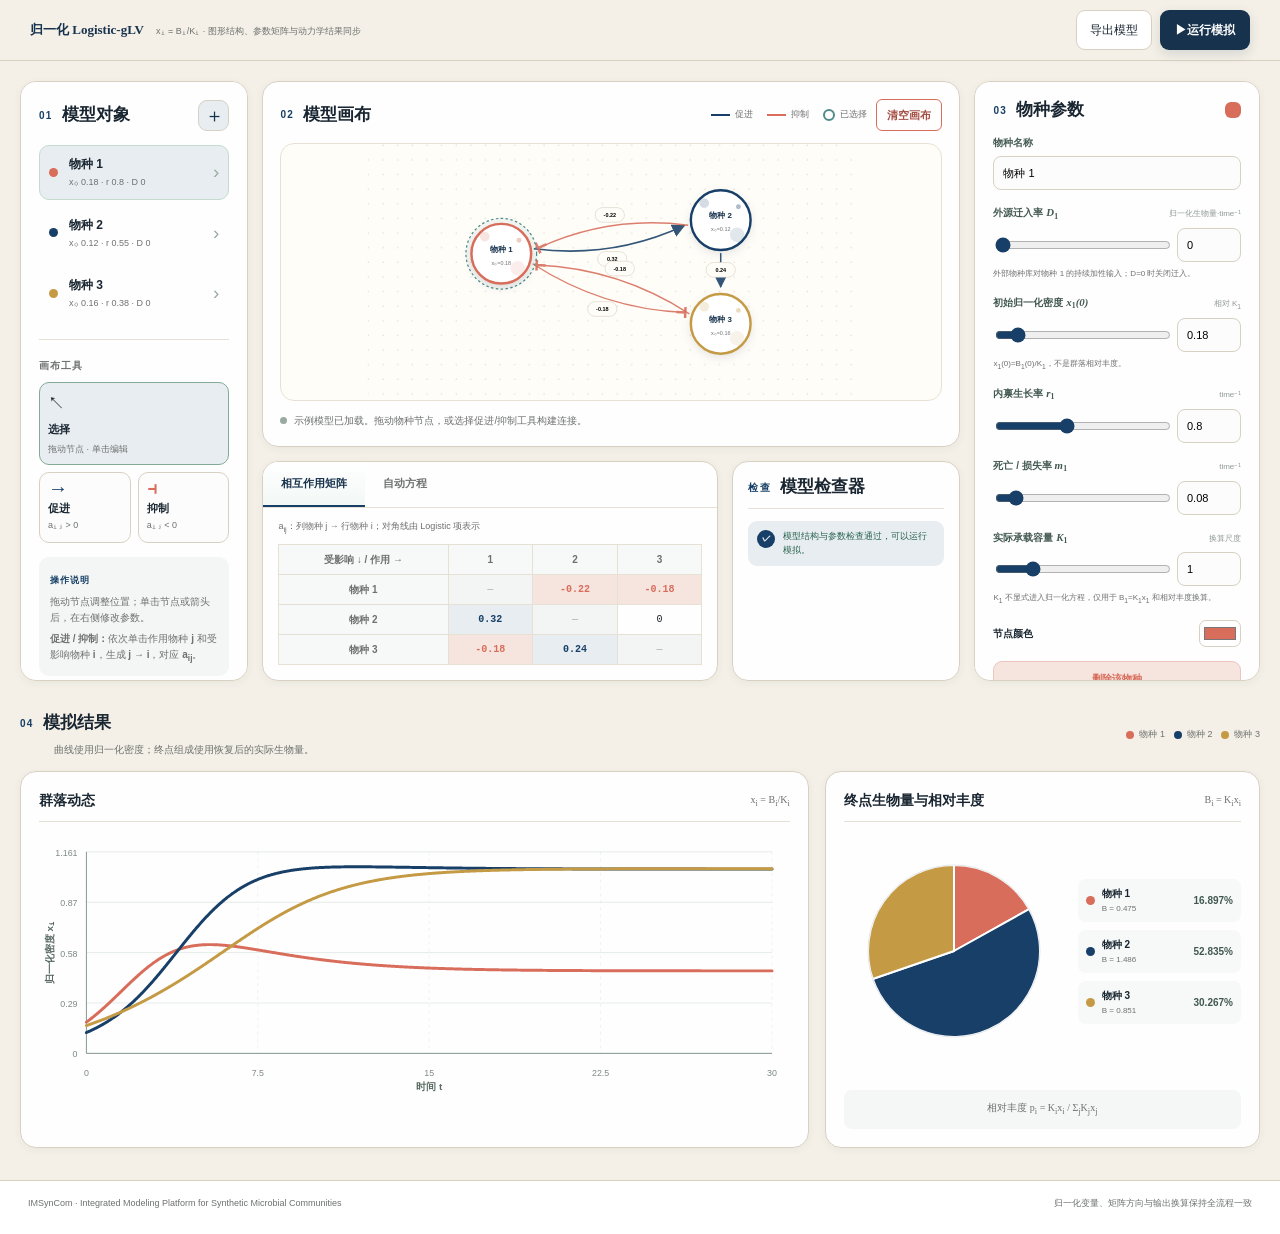
<file: IMSynCom/builder/glv/index.html>
<!doctype html>
<html lang="zh-CN">
  <head>
    <meta charset="UTF-8">
    <meta name="viewport" content="width=device-width, initial-scale=1">
    <meta name="description" content="IMSynCom Blocks：归一化 Logistic-gLV 微生物群落图形化建模器">
    <title>IMSynCom Blocks · gLV v1.4</title>
    <link rel="stylesheet" href="./assets/css/style.css">
  </head>
  <body>
    <div id="root"></div>
    <script defer src="./assets/js/app.js"></script>
    <script>
      (() => {
        const syncIntegratedNavigation = () => {
          const home = document.querySelector(".home-tag");
          const logo = document.querySelector(".brand-logo");
          if (home) {
            home.href = "../../index.html";
            home.target = "_top";
          }
          if (logo && logo.getAttribute("src") !== "../../image/logo.png") {
            logo.src = "../../image/logo.png";
          }
        };
        new MutationObserver(syncIntegratedNavigation).observe(document.body, {
          childList: true,
          subtree: true
        });
        syncIntegratedNavigation();
      })();
    </script>
  </body>
</html>
</file>
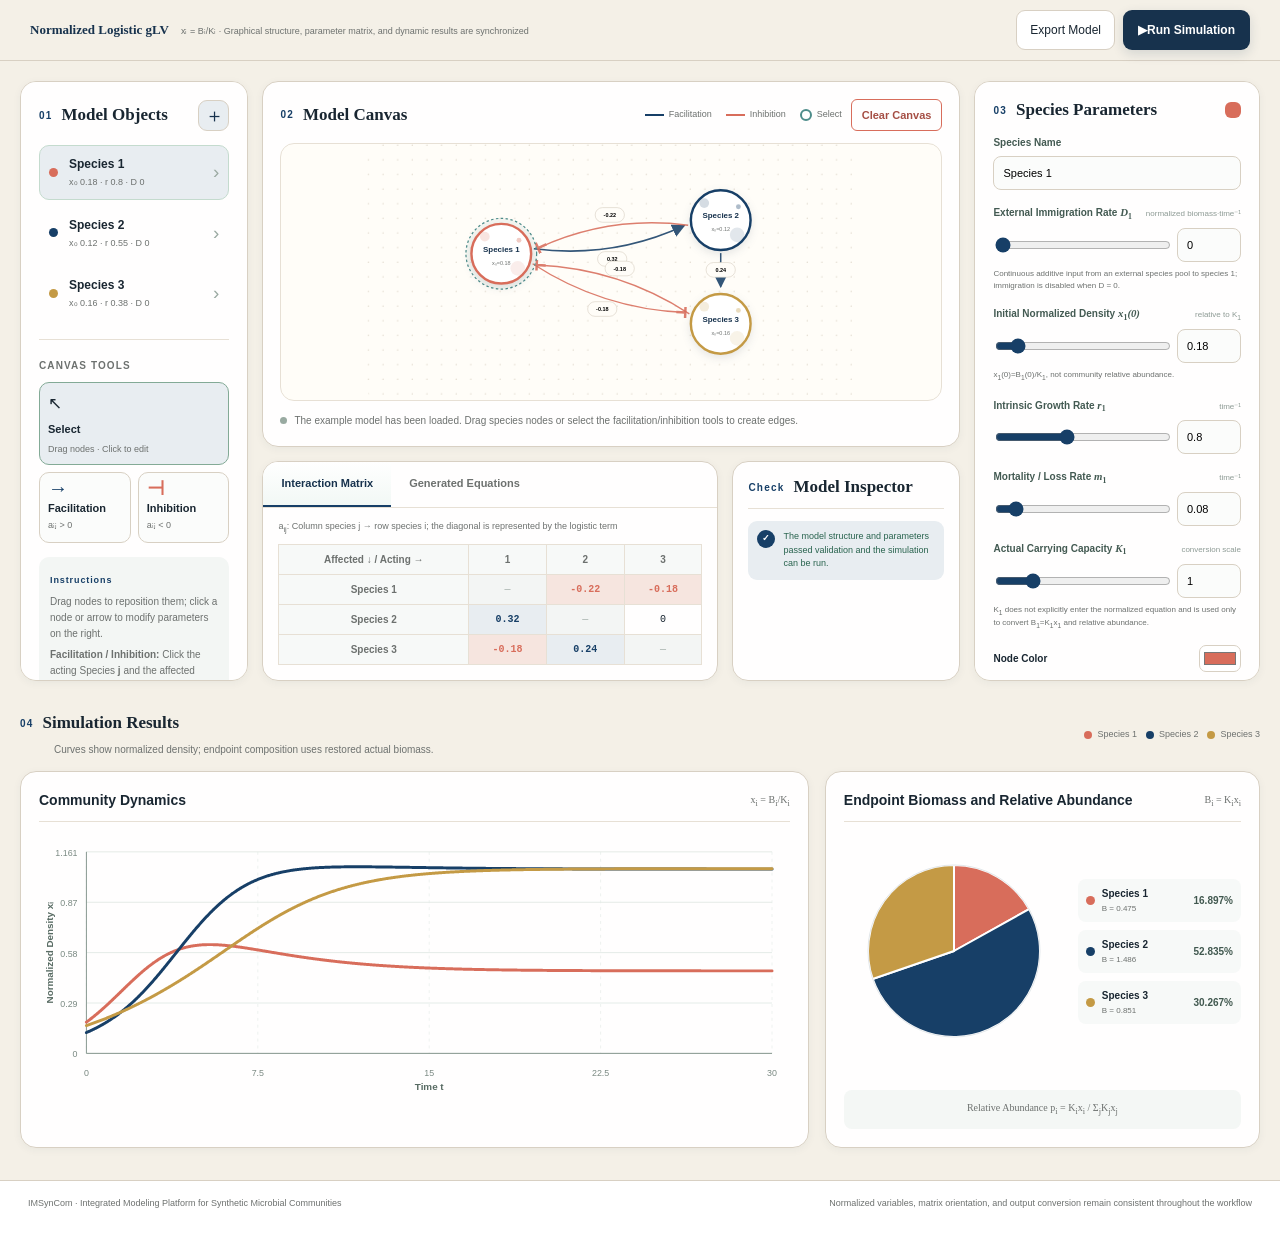
<file: IMSynCom_EN/builder/glv/index.html>
<!doctype html>
<html lang="en">
  <head>
    <meta charset="UTF-8">
    <meta name="viewport" content="width=device-width, initial-scale=1">
    <meta name="description" content="IMSynCom Blocks: Normalized Logistic gLV Visual Microbial Community Model Builder">
    <title>IMSynCom Blocks · gLV v1.4</title>
    <link rel="stylesheet" href="./assets/css/style.css">
  </head>
  <body>
    <div id="root"></div>
    <script defer src="./assets/js/app.js"></script>
    <script>
      (() => {
        const syncIntegratedNavigation = () => {
          const home = document.querySelector(".home-tag");
          const logo = document.querySelector(".brand-logo");
          if (home) {
            home.href = "../../index.html";
            home.target = "_top";
          }
          if (logo && logo.getAttribute("src") !== "../../image/logo.png") {
            logo.src = "../../image/logo.png";
          }
        };
        new MutationObserver(syncIntegratedNavigation).observe(document.body, {
          childList: true,
          subtree: true
        });
        syncIntegratedNavigation();
      })();
    </script>
  </body>
</html>
</file>
<file: IMSynCom/assets/style.css>
:root {
  --paper: #f4f0e7;
  --card: #fbf8f1;
  --ink: #17324d;
  --text: #192631;
  --muted: #6d716f;
  --line: #d8d0c3;
  --coral: #d86d5b;
  --ochre: #c49a45;
  --teal: #4d8c8a;
  --green: #73866b;
  --blue: #376b95;
}

* { box-sizing: border-box; }

html { scroll-behavior: smooth; }

body {
  min-height: 100vh;
  margin: 0;
  background:
    radial-gradient(circle at 50% 2%, rgba(77, 140, 138, .09), transparent 30rem),
    var(--paper);
  color: var(--text);
  font-family: Arial, "Microsoft YaHei", sans-serif;
  font-variant-numeric: tabular-nums;
}

h1, h2, h3, p { margin: 0; }

h1, h2, h3 {
  color: var(--ink);
  font-family: Georgia, "Times New Roman", "Microsoft YaHei", serif;
}

a { color: inherit; }

.site-header {
  display: flex;
  align-items: center;
  justify-content: space-between;
  gap: 24px;
  min-height: 98px;
  padding: 14px clamp(18px, 4vw, 64px);
  border-bottom: 1px solid var(--line);
  background: rgba(251, 248, 241, .94);
}

.brand {
  display: inline-flex;
  align-items: center;
  gap: 14px;
  text-decoration: none;
}

.brand-logo {
  width: 68px;
  height: 68px;
  flex: 0 0 auto;
  object-fit: contain;
}

.brand-copy { display: grid; gap: 3px; }

.eyebrow,
.model-index {
  color: #8b7762;
  font-size: 12px;
  font-weight: 700;
  letter-spacing: .16em;
}

.wordmark {
  color: var(--ink);
  font-family: Georgia, "Times New Roman", serif;
  font-size: clamp(27px, 3vw, 37px);
  font-weight: 700;
  letter-spacing: -.035em;
  line-height: 1;
}

.wordmark-im { color: var(--coral); }

.brand-meaning {
  display: grid;
  gap: 5px;
  min-width: 158px;
  padding: 11px 16px;
  border: 1px solid var(--line);
  border-radius: 99px;
  text-align: center;
}

.brand-meaning span {
  color: var(--muted);
  font-size: 8px;
  letter-spacing: .13em;
}

.brand-meaning strong {
  color: var(--ink);
  font: italic 16px Georgia, "Times New Roman", serif;
}

main {
  width: min(1360px, calc(100% - 28px));
  margin: 0 auto;
}

.hero {
  max-width: 1020px;
  margin: 0 auto;
  padding: clamp(55px, 8vw, 100px) 20px clamp(46px, 6vw, 74px);
  text-align: center;
}

.hero-kicker {
  display: flex;
  align-items: center;
  justify-content: center;
  gap: 13px;
  margin-bottom: 20px;
  color: #8b7762;
  font-size: 15px;
  font-weight: 700;
  letter-spacing: .2em;
}

.hero-kicker i {
  width: 38px;
  height: 1px;
  background: var(--ochre);
}

.hero h1 {
  font-size: clamp(31px, 5vw, 60px);
  font-weight: 500;
  letter-spacing: -.035em;
  line-height: 1.08;
}

.hero-cn {
  margin-top: 18px;
  color: var(--ink);
  font-family: "Microsoft YaHei", Arial, sans-serif;
  font-size: clamp(18px, 2.3vw, 27px);
  letter-spacing: .08em;
}

.hero-intro {
  max-width: 760px;
  margin: 20px auto 0;
  color: var(--muted);
  font-size: 13px;
  line-height: 1.8;
}

.model-section { padding-bottom: clamp(58px, 8vw, 96px); }

.section-heading {
  display: flex;
  align-items: flex-end;
  justify-content: space-between;
  gap: 20px;
  margin-bottom: 15px;
  padding: 0 2px 12px;
  border-bottom: 1px solid var(--line);
}

.section-heading h2 {
  margin-top: 4px;
  font-size: 23px;
}

.section-heading p {
  color: var(--muted);
  font-size: 11px;
}

.model-grid {
  display: grid;
  grid-template-columns: repeat(2, minmax(0, 1fr));
  gap: 16px;
}

.model-card {
  display: flex;
  min-width: 0;
  flex-direction: column;
  overflow: hidden;
  border: 1px solid var(--line);
  border-radius: 10px;
  background: var(--card);
  box-shadow: 0 4px 16px rgba(23, 50, 77, .05);
  text-decoration: none;
  transition: border-color .2s ease, box-shadow .2s ease, transform .2s ease;
}

.model-card:hover,
.model-card:focus-visible {
  border-color: var(--teal);
  box-shadow: 0 13px 32px rgba(23, 50, 77, .12);
  outline: none;
  transform: translateY(-3px);
}

.model-card-head {
  display: flex;
  align-items: flex-start;
  justify-content: space-between;
  gap: 15px;
  padding: 21px 22px 16px;
}

.model-card-head h3 {
  margin-top: 5px;
  font-size: 33px;
  line-height: 1;
}

.model-card-head p {
  margin-top: 6px;
  color: var(--muted);
  font: 14px Georgia, "Times New Roman", serif;
}

.model-version {
  padding: 6px 9px;
  border: 1px solid var(--line);
  border-radius: 99px;
  color: #8a554d;
  font-size: 10px;
}

.model-visual {
  height: 270px;
  margin: 0 14px;
  overflow: hidden;
  border: 1px solid var(--line);
  border-radius: 8px;
  background: #fffdf8;
}

.model-visual img {
  display: block;
  width: 100%;
  height: 100%;
  object-fit: contain;
  transition: transform .35s ease;
}

.model-card:hover .model-visual img,
.model-card:focus-visible .model-visual img { transform: scale(1.018); }

.model-content { padding: 18px 22px; }

.model-content > p {
  min-height: 48px;
  color: #4f5c62;
  font-size: 12px;
  line-height: 1.7;
}

.tags {
  display: flex;
  flex-wrap: wrap;
  gap: 6px;
  margin-top: 13px;
}

.tags span {
  padding: 6px 9px;
  border-radius: 4px;
  background: #e9eee9;
  color: #56615d;
  font-size: 9px;
}

.gcrm-card .tags span { background: #eee7da; }

.model-footer {
  display: flex;
  align-items: center;
  justify-content: space-between;
  gap: 16px;
  min-height: 60px;
  margin-top: auto;
  padding: 13px 22px;
  border-top: 1px solid var(--line);
  background: #f8f4ec;
}

.equation {
  color: var(--ink);
  font: 12px Georgia, "Times New Roman", serif;
}

.enter {
  flex: 0 0 auto;
  color: var(--ink);
  font-size: 11px;
  font-weight: 700;
}

.enter b {
  display: inline-block;
  margin-left: 4px;
  font-size: 16px;
  transition: transform .2s ease;
}

.model-card:hover .enter b,
.model-card:focus-visible .enter b { transform: translateX(4px); }

.glv-card { border-top: 3px solid var(--teal); }
.gcrm-card { border-top: 3px solid var(--ochre); }

footer {
  display: flex;
  justify-content: space-between;
  gap: 20px;
  padding: 15px clamp(18px, 4vw, 64px);
  border-top: 1px solid var(--line);
  background: var(--card);
  color: var(--muted);
  font: 11px Georgia, "Times New Roman", "Microsoft YaHei", serif;
}

footer b { color: var(--ink); }

@media (max-width: 900px) {
  .model-grid { grid-template-columns: 1fr; }
  .model-visual { height: auto; aspect-ratio: 2 / 1; }
  .model-content > p { min-height: 0; }
}

@media (max-width: 640px) {
  .site-header { min-height: 82px; padding: 10px 14px; }
  .brand-logo { width: 56px; height: 56px; }
  .eyebrow { letter-spacing: .1em; }
  .brand-meaning { display: none; }
  main { width: min(100% - 20px, 1360px); }
  .hero { padding: 47px 8px 42px; }
  .hero h1 br { display: none; }
  .section-heading { align-items: flex-start; flex-direction: column; }
  .model-card-head, .model-content, .model-footer { padding-left: 15px; padding-right: 15px; }
  .model-visual { margin: 0 9px; }
  .model-footer { align-items: flex-start; flex-direction: column; gap: 8px; }
  footer { flex-direction: column; gap: 6px; }
}

@media (prefers-reduced-motion: reduce) {
  *, *::before, *::after { scroll-behavior: auto !important; transition: none !important; }
}
</file>
<file: IMSynCom_EN/assets/style.css>
:root {
  --paper: #f4f0e7;
  --card: #fbf8f1;
  --ink: #17324d;
  --text: #192631;
  --muted: #6d716f;
  --line: #d8d0c3;
  --coral: #d86d5b;
  --ochre: #c49a45;
  --teal: #4d8c8a;
  --green: #73866b;
  --blue: #376b95;
}

* { box-sizing: border-box; }

html { scroll-behavior: smooth; }

body {
  min-height: 100vh;
  margin: 0;
  background:
    radial-gradient(circle at 50% 2%, rgba(77, 140, 138, .09), transparent 30rem),
    var(--paper);
  color: var(--text);
  font-family: Arial, "Microsoft YaHei", sans-serif;
  font-variant-numeric: tabular-nums;
}

h1, h2, h3, p { margin: 0; }

h1, h2, h3 {
  color: var(--ink);
  font-family: Georgia, "Times New Roman", "Microsoft YaHei", serif;
}

a { color: inherit; }

.site-header {
  display: flex;
  align-items: center;
  justify-content: space-between;
  gap: 24px;
  min-height: 98px;
  padding: 14px clamp(18px, 4vw, 64px);
  border-bottom: 1px solid var(--line);
  background: rgba(251, 248, 241, .94);
}

.brand {
  display: inline-flex;
  align-items: center;
  gap: 14px;
  text-decoration: none;
}

.brand-logo {
  width: 68px;
  height: 68px;
  flex: 0 0 auto;
  object-fit: contain;
}

.brand-copy { display: grid; gap: 3px; }

.eyebrow,
.model-index {
  color: #8b7762;
  font-size: 12px;
  font-weight: 700;
  letter-spacing: .16em;
}

.wordmark {
  color: var(--ink);
  font-family: Georgia, "Times New Roman", serif;
  font-size: clamp(27px, 3vw, 37px);
  font-weight: 700;
  letter-spacing: -.035em;
  line-height: 1;
}

.wordmark-im { color: var(--coral); }

.brand-meaning {
  display: grid;
  gap: 5px;
  min-width: 158px;
  padding: 11px 16px;
  border: 1px solid var(--line);
  border-radius: 99px;
  text-align: center;
}

.brand-meaning span {
  color: var(--muted);
  font-size: 8px;
  letter-spacing: .13em;
}

.brand-meaning strong {
  color: var(--ink);
  font: italic 16px Georgia, "Times New Roman", serif;
}

main {
  width: min(1360px, calc(100% - 28px));
  margin: 0 auto;
}

.hero {
  max-width: 1020px;
  margin: 0 auto;
  padding: clamp(55px, 8vw, 100px) 20px clamp(46px, 6vw, 74px);
  text-align: center;
}

.hero-kicker {
  display: flex;
  align-items: center;
  justify-content: center;
  gap: 13px;
  margin-bottom: 20px;
  color: #8b7762;
  font-size: 15px;
  font-weight: 700;
  letter-spacing: .2em;
}

.hero-kicker i {
  width: 38px;
  height: 1px;
  background: var(--ochre);
}

.hero h1 {
  font-size: clamp(31px, 5vw, 60px);
  font-weight: 500;
  letter-spacing: -.035em;
  line-height: 1.08;
}

.hero-cn {
  margin-top: 18px;
  color: var(--ink);
  font-family: "Microsoft YaHei", Arial, sans-serif;
  font-size: clamp(18px, 2.3vw, 27px);
  letter-spacing: .08em;
}

.hero-intro {
  max-width: 760px;
  margin: 20px auto 0;
  color: var(--muted);
  font-size: 13px;
  line-height: 1.8;
}

.model-section { padding-bottom: clamp(58px, 8vw, 96px); }

.section-heading {
  display: flex;
  align-items: flex-end;
  justify-content: space-between;
  gap: 20px;
  margin-bottom: 15px;
  padding: 0 2px 12px;
  border-bottom: 1px solid var(--line);
}

.section-heading h2 {
  margin-top: 4px;
  font-size: 23px;
}

.section-heading p {
  color: var(--muted);
  font-size: 11px;
}

.model-grid {
  display: grid;
  grid-template-columns: repeat(2, minmax(0, 1fr));
  gap: 16px;
}

.model-card {
  display: flex;
  min-width: 0;
  flex-direction: column;
  overflow: hidden;
  border: 1px solid var(--line);
  border-radius: 10px;
  background: var(--card);
  box-shadow: 0 4px 16px rgba(23, 50, 77, .05);
  text-decoration: none;
  transition: border-color .2s ease, box-shadow .2s ease, transform .2s ease;
}

.model-card:hover,
.model-card:focus-visible {
  border-color: var(--teal);
  box-shadow: 0 13px 32px rgba(23, 50, 77, .12);
  outline: none;
  transform: translateY(-3px);
}

.model-card-head {
  display: flex;
  align-items: flex-start;
  justify-content: space-between;
  gap: 15px;
  padding: 21px 22px 16px;
}

.model-card-head h3 {
  margin-top: 5px;
  font-size: 33px;
  line-height: 1;
}

.model-card-head p {
  margin-top: 6px;
  color: var(--muted);
  font: 14px Georgia, "Times New Roman", serif;
}

.model-version {
  padding: 6px 9px;
  border: 1px solid var(--line);
  border-radius: 99px;
  color: #8a554d;
  font-size: 10px;
}

.model-visual {
  height: 270px;
  margin: 0 14px;
  overflow: hidden;
  border: 1px solid var(--line);
  border-radius: 8px;
  background: #fffdf8;
}

.model-visual img {
  display: block;
  width: 100%;
  height: 100%;
  object-fit: contain;
  transition: transform .35s ease;
}

.model-card:hover .model-visual img,
.model-card:focus-visible .model-visual img { transform: scale(1.018); }

.model-content { padding: 18px 22px; }

.model-content > p {
  min-height: 48px;
  color: #4f5c62;
  font-size: 12px;
  line-height: 1.7;
}

.tags {
  display: flex;
  flex-wrap: wrap;
  gap: 6px;
  margin-top: 13px;
}

.tags span {
  padding: 6px 9px;
  border-radius: 4px;
  background: #e9eee9;
  color: #56615d;
  font-size: 9px;
}

.gcrm-card .tags span { background: #eee7da; }

.model-footer {
  display: flex;
  align-items: center;
  justify-content: space-between;
  gap: 16px;
  min-height: 60px;
  margin-top: auto;
  padding: 13px 22px;
  border-top: 1px solid var(--line);
  background: #f8f4ec;
}

.equation {
  color: var(--ink);
  font: 12px Georgia, "Times New Roman", serif;
}

.enter {
  flex: 0 0 auto;
  color: var(--ink);
  font-size: 11px;
  font-weight: 700;
}

.enter b {
  display: inline-block;
  margin-left: 4px;
  font-size: 16px;
  transition: transform .2s ease;
}

.model-card:hover .enter b,
.model-card:focus-visible .enter b { transform: translateX(4px); }

.glv-card { border-top: 3px solid var(--teal); }
.gcrm-card { border-top: 3px solid var(--ochre); }

footer {
  display: flex;
  justify-content: space-between;
  gap: 20px;
  padding: 15px clamp(18px, 4vw, 64px);
  border-top: 1px solid var(--line);
  background: var(--card);
  color: var(--muted);
  font: 11px Georgia, "Times New Roman", "Microsoft YaHei", serif;
}

footer b { color: var(--ink); }

@media (max-width: 900px) {
  .model-grid { grid-template-columns: 1fr; }
  .model-visual { height: auto; aspect-ratio: 2 / 1; }
  .model-content > p { min-height: 0; }
}

@media (max-width: 640px) {
  .site-header { min-height: 82px; padding: 10px 14px; }
  .brand-logo { width: 56px; height: 56px; }
  .eyebrow { letter-spacing: .1em; }
  .brand-meaning { display: none; }
  main { width: min(100% - 20px, 1360px); }
  .hero { padding: 47px 8px 42px; }
  .hero h1 br { display: none; }
  .section-heading { align-items: flex-start; flex-direction: column; }
  .model-card-head, .model-content, .model-footer { padding-left: 15px; padding-right: 15px; }
  .model-visual { margin: 0 9px; }
  .model-footer { align-items: flex-start; flex-direction: column; gap: 8px; }
  footer { flex-direction: column; gap: 6px; }
}

@media (prefers-reduced-motion: reduce) {
  *, *::before, *::after { scroll-behavior: auto !important; transition: none !important; }
}
</file>
<file: IMSynCom/builder/glv/assets/css/style.css>
:root {
  --ink: #17324d;
  --text: #192631;
  --muted: #6d716f;
  --line: #d8d0c3;
  --soft-line: #e7e0d5;
  --paper: #fbf8f1;
  --wash: #f4f0e7;
  --green: #173f67;
  --green-dark: #17324d;
  --green-soft: #e8edf1;
  --red: #d86d5b;
  --red-soft: #f6e5df;
  --amber: #c49a45;
  --teal: #4d8c8a;
  --shadow: 0 2px 8px rgba(23, 50, 77, 0.05);
}

* {
  box-sizing: border-box;
}

html {
  min-width: 320px;
  background: var(--wash);
}

body {
  margin: 0;
  background: var(--wash);
  color: var(--text);
  font-family: Arial, "Microsoft YaHei", sans-serif;
  font-size: 14px;
  line-height: 1.5;
}

button,
input,
select,
textarea {
  font: inherit;
}

button {
  color: inherit;
}

.app-shell {
  min-height: 100vh;
}

.platform-nav {
  min-height: 34px;
  padding: 7px 30px;
  display: flex;
  align-items: center;
  justify-content: space-between;
  gap: 24px;
  color: #dce8f1;
  background: var(--ink);
  font-size: 10px;
  letter-spacing: 0.03em;
}

/* The integrated SynCom Builder page owns the platform header and equation. */
.platform-nav,
.model-header {
  display: none !important;
}

.home-tag {
  padding: 5px 10px;
  border: 1px solid rgba(255, 255, 255, 0.25);
  border-radius: 999px;
  color: white;
  text-decoration: none;
  transition: 160ms ease;
}

.home-tag:hover {
  border-color: white;
  background: rgba(255, 255, 255, 0.1);
}

.platform-name {
  opacity: 0.78;
}

.model-header {
  min-height: 126px;
  padding: 20px 30px;
  display: flex;
  align-items: center;
  justify-content: space-between;
  gap: 24px;
  background: rgba(255, 255, 255, 0.94);
  border-bottom: 1px solid var(--line);
}

.brand {
  display: flex;
  align-items: center;
  gap: 17px;
}

.brand-logo {
  width: 66px;
  height: 66px;
  display: block;
  flex: 0 0 auto;
  border-radius: 14px 14px 14px 4px;
  object-fit: contain;
}

.brand-platform {
  color: var(--green);
  font-size: 10px;
  font-weight: 800;
  letter-spacing: 0.08em;
}

.brand-copy h1 {
  margin: 5px 0 3px;
  color: var(--ink);
  font-family: Georgia, "Times New Roman", serif;
  font-size: clamp(22px, 2.2vw, 31px);
  line-height: 1.08;
}

.version {
  display: inline-block;
  margin-left: 6px;
  padding: 3px 7px;
  border-radius: 999px;
  color: white;
  background: var(--red);
  font-family: Arial, "Microsoft YaHei", sans-serif;
  font-size: 10px;
  vertical-align: middle;
}

.subtitle {
  color: var(--muted);
  font-size: 11px;
}

.funding {
  margin-top: 7px;
  color: #8b6b2d;
  font-size: 9px;
  font-weight: 700;
  letter-spacing: 0.03em;
}

.header-side {
  max-width: 600px;
  display: flex;
  flex-direction: column;
  align-items: center;
  gap: 10px;
  text-align: right;
}

.header-formula {
  padding: 11px 16px;
  border: 1px solid #d9e1e8;
  border-radius: 10px;
  color: var(--ink);
  background: #f6f8fa;
  font-family: Georgia, "Times New Roman", serif;
  font-size: 15px;
  line-height: 1.35;
}

.header-status {
  width: 100%;
  overflow: hidden;
  color: var(--green);
  font-size: 10px;
  font-weight: 700;
  text-overflow: ellipsis;
  white-space: nowrap;
}

.toolbar {
  min-height: 58px;
  padding: 10px 30px;
  display: flex;
  align-items: center;
  justify-content: space-between;
  gap: 20px;
  border-bottom: 1px solid var(--line);
  background: #f4f0e7;
}

.model-summary {
  min-width: 0;
  display: flex;
  align-items: baseline;
  gap: 12px;
}

.model-summary strong {
  color: var(--ink);
  font-family: Georgia, "Times New Roman", serif;
  font-size: 13px;
}

.model-summary span {
  color: var(--muted);
  font-size: 9px;
}

.header-actions {
  display: flex;
  flex: 0 0 auto;
  gap: 8px;
}

.ghost-button,
.primary-button,
.danger-button,
.text-button,
.sign-buttons button {
  border: 0;
  border-radius: 9px;
  cursor: pointer;
  transition: 160ms ease;
}

.ghost-button {
  padding: 10px 13px;
  border: 1px solid var(--line);
  background: white;
  font-size: 12px;
}

.ghost-button:hover {
  border-color: #9db7a8;
  background: var(--green-soft);
}

.primary-button {
  padding: 12px 18px;
  color: white;
  background: var(--ink);
  font-weight: 700;
  box-shadow: 0 4px 12px rgba(23, 50, 77, 0.14);
}

.primary-button:hover {
  transform: translateY(-1px);
  box-shadow: 0 7px 15px rgba(23, 50, 77, 0.18);
}

.primary-button.small {
  padding: 10px 15px;
  font-size: 12px;
}

.primary-button.full {
  width: 100%;
  margin-top: 15px;
}

.primary-button.full span {
  margin-right: 7px;
}

.workspace {
  max-width: 1680px;
  height: clamp(640px, 70vh, 720px);
  min-height: 0;
  margin: 0 auto;
  padding: 20px;
  display: grid;
  grid-template-columns: minmax(200px, 0.72fr) minmax(460px, 2.2fr) minmax(245px, 0.9fr);
  align-items: stretch;
  gap: 14px;
}

.left-panel,
.right-panel,
.canvas-card,
.model-card,
.check-card,
.result-card {
  border: 1px solid var(--line);
  background: rgba(255, 255, 255, 0.96);
  box-shadow: var(--shadow);
}

.left-panel,
.right-panel {
  height: 100%;
  min-height: 0;
  padding: 18px;
  border-radius: 16px;
  overflow-y: auto;
  position: static;
}

.panel-heading,
.card-header,
.results-heading,
.result-title {
  display: flex;
  align-items: center;
  justify-content: space-between;
  gap: 14px;
}

.panel-heading > div,
.card-header > div,
.results-heading > div {
  display: flex;
  align-items: center;
  gap: 9px;
}

h2,
h3,
p {
  margin: 0;
}

h2 {
  font-family: Georgia, "Noto Serif SC", serif;
  font-size: 17px;
  line-height: 1.2;
}

h3 {
  font-size: 14px;
}

.step {
  color: var(--green);
  font-size: 10px;
  font-weight: 800;
  letter-spacing: 0.12em;
}

.icon-button {
  width: 31px;
  height: 31px;
  border: 1px solid var(--line);
  border-radius: 9px;
  background: var(--green-soft);
  color: var(--green-dark);
  font-size: 19px;
  cursor: pointer;
}

.species-list {
  margin-top: 14px;
  display: grid;
  gap: 6px;
}

.species-row {
  width: 100%;
  padding: 9px;
  display: grid;
  grid-template-columns: 11px 1fr auto;
  align-items: center;
  gap: 9px;
  border: 1px solid transparent;
  border-radius: 10px;
  background: transparent;
  text-align: left;
  cursor: pointer;
}

.species-row:hover,
.species-row.active {
  background: var(--green-soft);
  border-color: #c4dbce;
}

.species-dot {
  width: 9px;
  height: 9px;
  display: inline-block;
  flex: 0 0 auto;
  border-radius: 50%;
}

.species-row strong,
.species-row small {
  display: block;
}

.species-row strong {
  font-size: 12px;
}

.species-row small {
  margin-top: 3px;
  color: var(--muted);
  font-size: 9px;
}

.chevron {
  color: #9aa9a1;
  font-size: 19px;
}

.divider {
  height: 1px;
  margin: 18px 0;
  background: var(--soft-line);
}

.section-title {
  margin-bottom: 9px;
  color: var(--muted);
  font-size: 10px;
  font-weight: 800;
  letter-spacing: 0.11em;
  text-transform: uppercase;
}

.tool-grid {
  display: grid;
  grid-template-columns: 1fr 1fr;
  gap: 7px;
}

.tool {
  min-height: 71px;
  padding: 8px;
  display: flex;
  flex-direction: column;
  align-items: flex-start;
  border: 1px solid var(--line);
  border-radius: 10px;
  background: #fbfcfb;
  cursor: pointer;
}

.tool:first-child {
  grid-column: span 2;
  min-height: 60px;
}

.tool:hover,
.tool.active {
  border-color: #83aa96;
  background: var(--green-soft);
}

.tool.negative.active {
  border-color: #dfa09a;
  background: var(--red-soft);
}

.tool strong {
  margin-top: 5px;
  font-size: 11px;
}

.tool small {
  margin-top: 2px;
  color: var(--muted);
  font-size: 9px;
}

.tool:first-child small {
  margin-top: 5px;
}

.cursor-icon {
  font-size: 17px;
}

.line-icon {
  font-size: 20px;
  font-weight: 700;
  line-height: 14px;
}

.positive-line,
.positive-text,
.positive-arrow {
  color: var(--green);
}

.negative-line,
.negative-text,
.negative-arrow {
  color: var(--red);
}

.mini-help {
  margin-top: 14px;
  padding: 11px;
  border-radius: 10px;
  background: #f3f6f4;
}

.mini-help span {
  color: var(--green);
  font-size: 9px;
  font-weight: 800;
  letter-spacing: 0.1em;
}

.mini-help p {
  margin-top: 5px;
  color: var(--muted);
  font-size: 10px;
  line-height: 1.6;
}

.text-button {
  width: 100%;
  margin-top: 12px;
  padding: 8px;
  color: var(--muted);
  background: transparent;
  font-size: 10px;
  text-decoration: underline;
}

.center-column {
  min-width: 0;
  min-height: 0;
  height: 100%;
  display: grid;
  grid-template-rows: minmax(0, 1fr) 220px;
  gap: 14px;
}

.canvas-card,
.model-card,
.check-card,
.result-card {
  border-radius: 16px;
}

.canvas-card {
  padding: 17px;
  min-height: 0;
  display: flex;
  flex-direction: column;
  overflow: hidden;
}

.card-header {
  min-height: 32px;
}

.legend {
  display: flex;
  gap: 14px;
  color: var(--muted);
  font-size: 9px;
}

.legend span {
  display: flex;
  align-items: center;
  gap: 5px;
}

.legend-line {
  width: 19px;
  height: 2px;
}

.legend-line.green {
  background: var(--green);
}

.legend-line.red {
  background: var(--red);
}

.legend-ring {
  width: 12px;
  height: 12px;
  border: 2px solid var(--teal);
  border-radius: 50%;
}

.model-canvas {
  width: 100%;
  height: auto;
  min-height: 0;
  flex: 1 1 auto;
  margin-top: 12px;
  display: block;
  border: 1px solid var(--soft-line);
  border-radius: 14px;
  background: #fffdf8;
  user-select: none;
}

.model-canvas.tool-positive,
.model-canvas.tool-negative {
  cursor: crosshair;
}

.node-group {
  cursor: grab;
}

.tool-positive .node-group,
.tool-negative .node-group {
  cursor: crosshair;
}

.node-group:active {
  cursor: grabbing;
}

.node-circle {
  filter: drop-shadow(0 5px 7px rgba(23, 50, 77, 0.11));
}

.node-ring {
  fill: rgba(77, 140, 138, 0.06);
  stroke: var(--teal);
  stroke-width: 2;
  stroke-dasharray: 4 4;
}

.node-ring.connecting {
  fill: rgba(197, 122, 45, 0.09);
  stroke: var(--amber);
  animation: ring-pulse 1s ease infinite alternate;
}

@keyframes ring-pulse {
  to { stroke-width: 4; }
}

.node-name {
  fill: var(--ink);
  font-size: 13px;
  font-weight: 800;
  pointer-events: none;
}

.node-meta {
  fill: var(--muted);
  font-size: 9px;
  pointer-events: none;
}

.dispersal-glyph {
  pointer-events: none;
}

.dispersal-glyph line {
  stroke: var(--navy);
  stroke-width: 2;
}

.dispersal-glyph text {
  fill: var(--navy);
  font-size: 9px;
  font-weight: 800;
}

.edge {
  opacity: 0.88;
  transition: stroke-width 140ms ease;
}

.edge.selected {
  filter: drop-shadow(0 0 4px rgba(23, 50, 77, 0.42));
}

.edge-hit {
  fill: none;
  stroke: transparent;
  stroke-width: 17;
  cursor: pointer;
}

.edge-label-bg {
  fill: #fffdf8;
  stroke: var(--line);
}

.canvas-header-actions {
  display: flex;
  align-items: center;
  gap: 14px;
}

.clear-canvas-button {
  padding: 7px 10px;
  border: 1px solid var(--coral, #d86d5b);
  border-radius: 6px;
  color: #a54e44;
  background: transparent;
  font-size: 11px;
  font-weight: 700;
  cursor: pointer;
  transition: 150ms ease;
}

.clear-canvas-button:hover {
  color: white;
  background: var(--red);
}

.edge-label {
  font-size: 9px;
  font-weight: 800;
}

.canvas-status {
  min-height: 28px;
  padding-top: 10px;
  display: flex;
  align-items: center;
  gap: 7px;
  color: var(--muted);
  font-size: 10px;
}

.status-dot {
  width: 7px;
  height: 7px;
  border-radius: 50%;
  background: #99aaa1;
}

.status-dot.active {
  background: var(--amber);
  box-shadow: 0 0 0 4px rgba(197, 122, 45, 0.12);
}

.lower-grid {
  min-height: 0;
  margin-top: 0;
  display: grid;
  grid-template-columns: minmax(0, 1.7fr) minmax(220px, 0.85fr);
  gap: 14px;
}

.model-card,
.check-card {
  height: 100%;
  min-height: 0;
  overflow: hidden;
}

.matrix-wrap,
.equation-list,
.check-list {
  max-height: calc(100% - 46px);
  overflow: auto;
}

.tab-header {
  display: flex;
  border-bottom: 1px solid var(--soft-line);
}

.tab-header button {
  padding: 13px 18px;
  border: 0;
  border-bottom: 2px solid transparent;
  background: transparent;
  color: var(--muted);
  font-size: 11px;
  font-weight: 700;
  cursor: pointer;
}

.tab-header button.active {
  border-color: var(--green);
  color: var(--green-dark);
  background: linear-gradient(180deg, white, #f2f8f5);
}

.matrix-wrap {
  padding: 12px 15px;
  overflow-x: auto;
}

.matrix-note {
  margin-bottom: 9px;
  color: var(--muted);
  font-size: 9px;
}

.matrix-table {
  width: 100%;
  border-collapse: collapse;
  font-size: 10px;
  text-align: center;
}

.matrix-table th,
.matrix-table td {
  min-width: 47px;
  padding: 7px;
  border: 1px solid var(--soft-line);
}

.matrix-table th {
  background: #f7f9f8;
  color: var(--muted);
  font-weight: 700;
}

.matrix-table td {
  font-family: ui-monospace, SFMono-Regular, Menlo, monospace;
}

.matrix-table .diagonal {
  color: #a7b1ac;
  background: #f3f5f4;
}

.positive-cell {
  color: var(--green);
  background: var(--green-soft);
  font-weight: 800;
}

.negative-cell {
  color: var(--red);
  background: var(--red-soft);
  font-weight: 800;
}

.equation-list {
  max-height: 210px;
  padding: 12px 15px;
  overflow-y: auto;
}

.equation-row {
  padding: 8px 0;
  display: flex;
  gap: 10px;
  align-items: center;
  border-bottom: 1px solid var(--soft-line);
}

.equation-row > span {
  width: 22px;
  height: 22px;
  display: grid;
  place-items: center;
  border-radius: 7px;
  color: white;
  font-size: 9px;
  font-weight: 800;
}

.equation-row p {
  color: #334d44;
  font-family: Georgia, serif;
  font-size: 12px;
}

.check-card {
  padding: 15px;
}

.card-header.compact {
  padding-bottom: 10px;
  border-bottom: 1px solid var(--soft-line);
}

.check-list {
  margin-top: 12px;
  display: grid;
  gap: 8px;
}

.check-item {
  padding: 9px;
  display: flex;
  align-items: flex-start;
  gap: 8px;
  border-radius: 9px;
  font-size: 9px;
  line-height: 1.5;
}

.check-item > span {
  width: 18px;
  height: 18px;
  display: grid;
  place-items: center;
  flex: 0 0 auto;
  border-radius: 50%;
  color: white;
  font-weight: 900;
}

.check-item.ok {
  color: #28634e;
  background: var(--green-soft);
}

.check-item.ok > span {
  background: var(--green);
}

.check-item.warn {
  color: #87443f;
  background: var(--red-soft);
}

.check-item.warn > span {
  background: var(--red);
}

.color-chip {
  width: 16px;
  height: 16px;
  border-radius: 6px;
}

.parameter-form {
  margin-top: 15px;
  display: grid;
  gap: 14px;
}

.field {
  display: grid;
  gap: 6px;
}

.field > span {
  display: flex;
  justify-content: space-between;
  align-items: baseline;
  gap: 8px;
  color: #435a52;
  font-size: 10px;
  font-weight: 700;
}

.field-label {
  display: inline-flex;
  align-items: baseline;
  gap: 0.28em;
}

.math-symbol {
  display: inline;
  font-family: Georgia, "Times New Roman", serif;
  font-size: 1.08em;
  font-style: italic;
  white-space: nowrap;
}

.math-symbol sub {
  margin-left: 0.02em;
  font-size: 0.72em;
  font-style: normal;
  vertical-align: -0.28em;
}

.field em {
  margin-left: auto;
  color: #8d9a94;
  font-size: 8px;
  font-style: normal;
  font-weight: 500;
}

.field input[type="text"],
.field input[type="number"] {
  width: 100%;
  height: 34px;
  padding: 0 9px;
  border: 1px solid var(--line);
  border-radius: 8px;
  outline: none;
  background: #fbfcfb;
  font-size: 11px;
}

.field input:focus {
  border-color: #76a48e;
  box-shadow: 0 0 0 3px rgba(23, 63, 103, 0.09);
}

.range-row {
  display: grid;
  grid-template-columns: 1fr 64px;
  align-items: center;
  gap: 8px;
}

input[type="range"] {
  width: 100%;
  accent-color: var(--green);
}

.field small {
  color: var(--muted);
  font-size: 8px;
  line-height: 1.45;
}

.color-field {
  display: flex;
  justify-content: space-between;
  align-items: center;
  font-size: 10px;
  font-weight: 700;
}

.color-field input {
  width: 42px;
  height: 27px;
  padding: 2px;
  border: 1px solid var(--line);
  border-radius: 7px;
  background: white;
}

.danger-button {
  padding: 9px;
  border: 1px solid #ecc4c0;
  background: var(--red-soft);
  color: var(--red);
  font-size: 10px;
  font-weight: 700;
}

.danger-button:disabled {
  opacity: 0.45;
  cursor: not-allowed;
}

.relationship-title {
  padding: 12px 8px;
  display: flex;
  justify-content: center;
  align-items: center;
  gap: 8px;
  border-radius: 10px;
  background: #f5f8f6;
  font-size: 10px;
}

.sign-buttons {
  display: grid;
  grid-template-columns: 1fr 1fr;
  gap: 7px;
}

.sign-buttons button {
  padding: 8px;
  border: 1px solid var(--line);
  background: white;
  font-size: 9px;
}

.sign-buttons button:first-child:hover {
  border-color: #8fbea7;
  background: var(--green-soft);
}

.sign-buttons button:last-child:hover {
  border-color: #e2aaa5;
  background: var(--red-soft);
}

.two-fields {
  display: grid;
  grid-template-columns: 1fr 1fr;
  gap: 8px;
}

.results-section {
  max-width: 1680px;
  margin: 0 auto;
  padding: 12px 20px 32px;
}

.results-heading {
  margin-bottom: 14px;
}

.results-heading > div:first-child {
  flex-wrap: wrap;
}

.results-heading p {
  width: 100%;
  margin-left: 34px;
  color: var(--muted);
  font-size: 10px;
}

.result-legend {
  display: flex;
  flex-wrap: wrap;
  justify-content: flex-end;
  gap: 10px;
  color: var(--muted);
  font-size: 9px;
}

.result-legend span {
  display: flex;
  align-items: center;
  gap: 5px;
}

.result-legend i {
  width: 8px;
  height: 8px;
  border-radius: 50%;
}

.results-grid {
  display: grid;
  grid-template-columns: minmax(0, 1.45fr) minmax(360px, 0.8fr);
  gap: 16px;
}

.result-card {
  min-height: 330px;
  padding: 18px;
}

.result-title {
  padding-bottom: 10px;
  border-bottom: 1px solid var(--soft-line);
}

.result-title span {
  color: var(--muted);
  font-family: Georgia, serif;
  font-size: 10px;
}

.chart-svg {
  width: 100%;
  height: 265px;
  margin-top: 8px;
  overflow: visible;
}

.grid-line {
  stroke: #e4ebe7;
  stroke-width: 1;
}

.grid-line.vertical {
  stroke-dasharray: 3 4;
  opacity: 0.65;
}

.axis-line {
  stroke: #879890;
  stroke-width: 1;
}

.axis-label {
  fill: #7a8982;
  font-size: 9px;
}

.axis-title {
  fill: #586b63;
  font-size: 10px;
  font-weight: 700;
}

.simulation-warning {
  margin-top: -4px;
  padding: 7px 10px;
  border-radius: 8px;
  color: #8b4741;
  background: var(--red-soft);
  font-size: 9px;
}

.endpoint-pie {
  min-height: 238px;
  margin-top: 10px;
  display: grid;
  grid-template-columns: minmax(150px, 220px) minmax(150px, 1fr);
  align-items: center;
  gap: 14px;
}

.pie-svg {
  width: 100%;
  max-width: 220px;
  margin: 0 auto;
}

.pie-slice {
  stroke: white;
  stroke-width: 2;
  transition: opacity 180ms ease;
}

.pie-slice:hover {
  opacity: 0.84;
}

.pie-outline {
  stroke: rgba(23, 50, 77, 0.12);
  stroke-width: 1;
}

.pie-legend {
  max-height: 225px;
  display: grid;
  gap: 8px;
  overflow-y: auto;
}

.pie-legend-row {
  padding: 7px 8px;
  display: grid;
  grid-template-columns: 9px minmax(72px, 1fr) 43px;
  align-items: center;
  gap: 7px;
  border-radius: 8px;
  background: #f7f9f8;
}

.pie-legend-row > span:nth-child(2) {
  display: grid;
  gap: 2px;
}

.pie-legend-row strong {
  font-size: 10px;
}

.pie-legend-row small {
  color: var(--muted);
  font-size: 8px;
}

.pie-legend-row b {
  color: #41584f;
  font-size: 10px;
  text-align: right;
}

.endpoint-note {
  margin-top: 20px;
  padding: 10px;
  border-radius: 8px;
  color: var(--muted);
  background: #f4f7f5;
  font-family: Georgia, serif;
  font-size: 10px;
  text-align: center;
}

footer {
  min-height: 54px;
  padding: 16px 28px;
  display: flex;
  justify-content: space-between;
  gap: 20px;
  border-top: 1px solid var(--line);
  color: var(--muted);
  background: white;
  font-size: 9px;
}

@media (max-width: 1180px) {
  .model-header {
    align-items: flex-start;
  }

  .header-side {
    max-width: 470px;
  }

  .workspace {
    grid-template-columns: minmax(180px, 0.7fr) minmax(400px, 2fr) minmax(225px, 0.9fr);
    gap: 12px;
  }

  .right-panel {
    grid-column: auto;
  }

  .parameter-form {
    grid-template-columns: 1fr;
  }

  .parameter-form .primary-button,
  .parameter-form .danger-button {
    align-self: end;
  }
}

@media (max-width: 900px) {
  .platform-nav {
    padding: 7px 15px;
  }

  .platform-name {
    display: none;
  }

  .model-header {
    min-height: 0;
    padding: 15px;
    display: block;
  }

  .brand-logo {
    width: 52px;
    height: 52px;
  }

  .header-side {
    max-width: none;
    margin-top: 13px;
    align-items: stretch;
    text-align: left;
  }

  .header-formula {
    overflow-x: auto;
    font-size: 12px;
    white-space: nowrap;
  }

  .toolbar {
    padding: 10px 15px;
  }

  .model-summary span {
    display: none;
  }

  .workspace {
    height: auto;
    min-height: 0;
    padding: 12px;
    grid-template-columns: 1fr;
  }

  .left-panel,
  .right-panel {
    height: auto;
    min-height: 0;
    position: static;
  }

  .left-panel {
    order: 1;
  }

  .center-column {
    height: auto;
    display: block;
    order: 2;
  }

  .right-panel {
    order: 3;
  }

  .model-canvas {
    height: 330px;
    min-height: 330px;
  }

  .lower-grid,
  .results-grid {
    grid-template-columns: 1fr;
  }

  .lower-grid {
    margin-top: 16px;
  }

  .results-section {
    padding: 10px 12px 24px;
  }

  .results-heading {
    align-items: flex-start;
  }

  .result-legend {
    display: none;
  }
}

@media (max-width: 520px) {
  .brand-copy h1 {
    font-size: 18px;
  }

  .brand-platform,
  .subtitle {
    font-size: 9px;
  }

  .funding {
    line-height: 1.4;
  }

  .toolbar {
    align-items: stretch;
    flex-direction: column;
  }

  .header-actions {
    display: grid;
    grid-template-columns: 1fr 1fr 1.15fr;
  }

  .ghost-button,
  .primary-button.small {
    padding: 9px 7px;
    font-size: 10px;
  }

  .workspace {
    padding: 8px;
  }

  .canvas-card {
    padding: 11px;
  }

  .legend {
    display: none;
  }

  .model-canvas {
    height: 330px;
  }

  .parameter-form {
    grid-template-columns: 1fr;
  }

  .results-heading p {
    margin-left: 0;
  }

  .endpoint-pie {
    grid-template-columns: 1fr;
  }

  .pie-svg {
    max-width: 190px;
  }

  footer {
    flex-direction: column;
  }
}
</file>
<file: IMSynCom_EN/builder/glv/assets/css/style.css>
:root {
  --ink: #17324d;
  --text: #192631;
  --muted: #6d716f;
  --line: #d8d0c3;
  --soft-line: #e7e0d5;
  --paper: #fbf8f1;
  --wash: #f4f0e7;
  --green: #173f67;
  --green-dark: #17324d;
  --green-soft: #e8edf1;
  --red: #d86d5b;
  --red-soft: #f6e5df;
  --amber: #c49a45;
  --teal: #4d8c8a;
  --shadow: 0 2px 8px rgba(23, 50, 77, 0.05);
}

* {
  box-sizing: border-box;
}

html {
  min-width: 320px;
  background: var(--wash);
}

body {
  margin: 0;
  background: var(--wash);
  color: var(--text);
  font-family: Arial, "Microsoft YaHei", sans-serif;
  font-size: 14px;
  line-height: 1.5;
}

button,
input,
select,
textarea {
  font: inherit;
}

button {
  color: inherit;
}

.app-shell {
  min-height: 100vh;
}

.platform-nav {
  min-height: 34px;
  padding: 7px 30px;
  display: flex;
  align-items: center;
  justify-content: space-between;
  gap: 24px;
  color: #dce8f1;
  background: var(--ink);
  font-size: 10px;
  letter-spacing: 0.03em;
}

/* The integrated SynCom Builder page owns the platform header and equation. */
.platform-nav,
.model-header {
  display: none !important;
}

.home-tag {
  padding: 5px 10px;
  border: 1px solid rgba(255, 255, 255, 0.25);
  border-radius: 999px;
  color: white;
  text-decoration: none;
  transition: 160ms ease;
}

.home-tag:hover {
  border-color: white;
  background: rgba(255, 255, 255, 0.1);
}

.platform-name {
  opacity: 0.78;
}

.model-header {
  min-height: 126px;
  padding: 20px 30px;
  display: flex;
  align-items: center;
  justify-content: space-between;
  gap: 24px;
  background: rgba(255, 255, 255, 0.94);
  border-bottom: 1px solid var(--line);
}

.brand {
  display: flex;
  align-items: center;
  gap: 17px;
}

.brand-logo {
  width: 66px;
  height: 66px;
  display: block;
  flex: 0 0 auto;
  border-radius: 14px 14px 14px 4px;
  object-fit: contain;
}

.brand-platform {
  color: var(--green);
  font-size: 10px;
  font-weight: 800;
  letter-spacing: 0.08em;
}

.brand-copy h1 {
  margin: 5px 0 3px;
  color: var(--ink);
  font-family: Georgia, "Times New Roman", serif;
  font-size: clamp(22px, 2.2vw, 31px);
  line-height: 1.08;
}

.version {
  display: inline-block;
  margin-left: 6px;
  padding: 3px 7px;
  border-radius: 999px;
  color: white;
  background: var(--red);
  font-family: Arial, "Microsoft YaHei", sans-serif;
  font-size: 10px;
  vertical-align: middle;
}

.subtitle {
  color: var(--muted);
  font-size: 11px;
}

.funding {
  margin-top: 7px;
  color: #8b6b2d;
  font-size: 9px;
  font-weight: 700;
  letter-spacing: 0.03em;
}

.header-side {
  max-width: 600px;
  display: flex;
  flex-direction: column;
  align-items: center;
  gap: 10px;
  text-align: right;
}

.header-formula {
  padding: 11px 16px;
  border: 1px solid #d9e1e8;
  border-radius: 10px;
  color: var(--ink);
  background: #f6f8fa;
  font-family: Georgia, "Times New Roman", serif;
  font-size: 15px;
  line-height: 1.35;
}

.header-status {
  width: 100%;
  overflow: hidden;
  color: var(--green);
  font-size: 10px;
  font-weight: 700;
  text-overflow: ellipsis;
  white-space: nowrap;
}

.toolbar {
  min-height: 58px;
  padding: 10px 30px;
  display: flex;
  align-items: center;
  justify-content: space-between;
  gap: 20px;
  border-bottom: 1px solid var(--line);
  background: #f4f0e7;
}

.model-summary {
  min-width: 0;
  display: flex;
  align-items: baseline;
  gap: 12px;
}

.model-summary strong {
  color: var(--ink);
  font-family: Georgia, "Times New Roman", serif;
  font-size: 13px;
}

.model-summary span {
  color: var(--muted);
  font-size: 9px;
}

.header-actions {
  display: flex;
  flex: 0 0 auto;
  gap: 8px;
}

.ghost-button,
.primary-button,
.danger-button,
.text-button,
.sign-buttons button {
  border: 0;
  border-radius: 9px;
  cursor: pointer;
  transition: 160ms ease;
}

.ghost-button {
  padding: 10px 13px;
  border: 1px solid var(--line);
  background: white;
  font-size: 12px;
}

.ghost-button:hover {
  border-color: #9db7a8;
  background: var(--green-soft);
}

.primary-button {
  padding: 12px 18px;
  color: white;
  background: var(--ink);
  font-weight: 700;
  box-shadow: 0 4px 12px rgba(23, 50, 77, 0.14);
}

.primary-button:hover {
  transform: translateY(-1px);
  box-shadow: 0 7px 15px rgba(23, 50, 77, 0.18);
}

.primary-button.small {
  padding: 10px 15px;
  font-size: 12px;
}

.primary-button.full {
  width: 100%;
  margin-top: 15px;
}

.primary-button.full span {
  margin-right: 7px;
}

.workspace {
  max-width: 1680px;
  height: clamp(640px, 70vh, 720px);
  min-height: 0;
  margin: 0 auto;
  padding: 20px;
  display: grid;
  grid-template-columns: minmax(200px, 0.72fr) minmax(460px, 2.2fr) minmax(245px, 0.9fr);
  align-items: stretch;
  gap: 14px;
}

.left-panel,
.right-panel,
.canvas-card,
.model-card,
.check-card,
.result-card {
  border: 1px solid var(--line);
  background: rgba(255, 255, 255, 0.96);
  box-shadow: var(--shadow);
}

.left-panel,
.right-panel {
  height: 100%;
  min-height: 0;
  padding: 18px;
  border-radius: 16px;
  overflow-y: auto;
  position: static;
}

.panel-heading,
.card-header,
.results-heading,
.result-title {
  display: flex;
  align-items: center;
  justify-content: space-between;
  gap: 14px;
}

.panel-heading > div,
.card-header > div,
.results-heading > div {
  display: flex;
  align-items: center;
  gap: 9px;
}

h2,
h3,
p {
  margin: 0;
}

h2 {
  font-family: Georgia, "Noto Serif SC", serif;
  font-size: 17px;
  line-height: 1.2;
}

h3 {
  font-size: 14px;
}

.step {
  color: var(--green);
  font-size: 10px;
  font-weight: 800;
  letter-spacing: 0.12em;
}

.icon-button {
  width: 31px;
  height: 31px;
  border: 1px solid var(--line);
  border-radius: 9px;
  background: var(--green-soft);
  color: var(--green-dark);
  font-size: 19px;
  cursor: pointer;
}

.species-list {
  margin-top: 14px;
  display: grid;
  gap: 6px;
}

.species-row {
  width: 100%;
  padding: 9px;
  display: grid;
  grid-template-columns: 11px 1fr auto;
  align-items: center;
  gap: 9px;
  border: 1px solid transparent;
  border-radius: 10px;
  background: transparent;
  text-align: left;
  cursor: pointer;
}

.species-row:hover,
.species-row.active {
  background: var(--green-soft);
  border-color: #c4dbce;
}

.species-dot {
  width: 9px;
  height: 9px;
  display: inline-block;
  flex: 0 0 auto;
  border-radius: 50%;
}

.species-row strong,
.species-row small {
  display: block;
}

.species-row strong {
  font-size: 12px;
}

.species-row small {
  margin-top: 3px;
  color: var(--muted);
  font-size: 9px;
}

.chevron {
  color: #9aa9a1;
  font-size: 19px;
}

.divider {
  height: 1px;
  margin: 18px 0;
  background: var(--soft-line);
}

.section-title {
  margin-bottom: 9px;
  color: var(--muted);
  font-size: 10px;
  font-weight: 800;
  letter-spacing: 0.11em;
  text-transform: uppercase;
}

.tool-grid {
  display: grid;
  grid-template-columns: 1fr 1fr;
  gap: 7px;
}

.tool {
  min-height: 71px;
  padding: 8px;
  display: flex;
  flex-direction: column;
  align-items: flex-start;
  border: 1px solid var(--line);
  border-radius: 10px;
  background: #fbfcfb;
  cursor: pointer;
}

.tool:first-child {
  grid-column: span 2;
  min-height: 60px;
}

.tool:hover,
.tool.active {
  border-color: #83aa96;
  background: var(--green-soft);
}

.tool.negative.active {
  border-color: #dfa09a;
  background: var(--red-soft);
}

.tool strong {
  margin-top: 5px;
  font-size: 11px;
}

.tool small {
  margin-top: 2px;
  color: var(--muted);
  font-size: 9px;
}

.tool:first-child small {
  margin-top: 5px;
}

.cursor-icon {
  font-size: 17px;
}

.line-icon {
  font-size: 20px;
  font-weight: 700;
  line-height: 14px;
}

.positive-line,
.positive-text,
.positive-arrow {
  color: var(--green);
}

.negative-line,
.negative-text,
.negative-arrow {
  color: var(--red);
}

.mini-help {
  margin-top: 14px;
  padding: 11px;
  border-radius: 10px;
  background: #f3f6f4;
}

.mini-help span {
  color: var(--green);
  font-size: 9px;
  font-weight: 800;
  letter-spacing: 0.1em;
}

.mini-help p {
  margin-top: 5px;
  color: var(--muted);
  font-size: 10px;
  line-height: 1.6;
}

.text-button {
  width: 100%;
  margin-top: 12px;
  padding: 8px;
  color: var(--muted);
  background: transparent;
  font-size: 10px;
  text-decoration: underline;
}

.center-column {
  min-width: 0;
  min-height: 0;
  height: 100%;
  display: grid;
  grid-template-rows: minmax(0, 1fr) 220px;
  gap: 14px;
}

.canvas-card,
.model-card,
.check-card,
.result-card {
  border-radius: 16px;
}

.canvas-card {
  padding: 17px;
  min-height: 0;
  display: flex;
  flex-direction: column;
  overflow: hidden;
}

.card-header {
  min-height: 32px;
}

.legend {
  display: flex;
  gap: 14px;
  color: var(--muted);
  font-size: 9px;
}

.legend span {
  display: flex;
  align-items: center;
  gap: 5px;
}

.legend-line {
  width: 19px;
  height: 2px;
}

.legend-line.green {
  background: var(--green);
}

.legend-line.red {
  background: var(--red);
}

.legend-ring {
  width: 12px;
  height: 12px;
  border: 2px solid var(--teal);
  border-radius: 50%;
}

.model-canvas {
  width: 100%;
  height: auto;
  min-height: 0;
  flex: 1 1 auto;
  margin-top: 12px;
  display: block;
  border: 1px solid var(--soft-line);
  border-radius: 14px;
  background: #fffdf8;
  user-select: none;
}

.model-canvas.tool-positive,
.model-canvas.tool-negative {
  cursor: crosshair;
}

.node-group {
  cursor: grab;
}

.tool-positive .node-group,
.tool-negative .node-group {
  cursor: crosshair;
}

.node-group:active {
  cursor: grabbing;
}

.node-circle {
  filter: drop-shadow(0 5px 7px rgba(23, 50, 77, 0.11));
}

.node-ring {
  fill: rgba(77, 140, 138, 0.06);
  stroke: var(--teal);
  stroke-width: 2;
  stroke-dasharray: 4 4;
}

.node-ring.connecting {
  fill: rgba(197, 122, 45, 0.09);
  stroke: var(--amber);
  animation: ring-pulse 1s ease infinite alternate;
}

@keyframes ring-pulse {
  to { stroke-width: 4; }
}

.node-name {
  fill: var(--ink);
  font-size: 13px;
  font-weight: 800;
  pointer-events: none;
}

.node-meta {
  fill: var(--muted);
  font-size: 9px;
  pointer-events: none;
}

.dispersal-glyph {
  pointer-events: none;
}

.dispersal-glyph line {
  stroke: var(--navy);
  stroke-width: 2;
}

.dispersal-glyph text {
  fill: var(--navy);
  font-size: 9px;
  font-weight: 800;
}

.edge {
  opacity: 0.88;
  transition: stroke-width 140ms ease;
}

.edge.selected {
  filter: drop-shadow(0 0 4px rgba(23, 50, 77, 0.42));
}

.edge-hit {
  fill: none;
  stroke: transparent;
  stroke-width: 17;
  cursor: pointer;
}

.edge-label-bg {
  fill: #fffdf8;
  stroke: var(--line);
}

.canvas-header-actions {
  display: flex;
  align-items: center;
  gap: 14px;
}

.clear-canvas-button {
  padding: 7px 10px;
  border: 1px solid var(--coral, #d86d5b);
  border-radius: 6px;
  color: #a54e44;
  background: transparent;
  font-size: 11px;
  font-weight: 700;
  cursor: pointer;
  transition: 150ms ease;
}

.clear-canvas-button:hover {
  color: white;
  background: var(--red);
}

.edge-label {
  font-size: 9px;
  font-weight: 800;
}

.canvas-status {
  min-height: 28px;
  padding-top: 10px;
  display: flex;
  align-items: center;
  gap: 7px;
  color: var(--muted);
  font-size: 10px;
}

.status-dot {
  width: 7px;
  height: 7px;
  border-radius: 50%;
  background: #99aaa1;
}

.status-dot.active {
  background: var(--amber);
  box-shadow: 0 0 0 4px rgba(197, 122, 45, 0.12);
}

.lower-grid {
  min-height: 0;
  margin-top: 0;
  display: grid;
  grid-template-columns: minmax(0, 1.7fr) minmax(220px, 0.85fr);
  gap: 14px;
}

.model-card,
.check-card {
  height: 100%;
  min-height: 0;
  overflow: hidden;
}

.matrix-wrap,
.equation-list,
.check-list {
  max-height: calc(100% - 46px);
  overflow: auto;
}

.tab-header {
  display: flex;
  border-bottom: 1px solid var(--soft-line);
}

.tab-header button {
  padding: 13px 18px;
  border: 0;
  border-bottom: 2px solid transparent;
  background: transparent;
  color: var(--muted);
  font-size: 11px;
  font-weight: 700;
  cursor: pointer;
}

.tab-header button.active {
  border-color: var(--green);
  color: var(--green-dark);
  background: linear-gradient(180deg, white, #f2f8f5);
}

.matrix-wrap {
  padding: 12px 15px;
  overflow-x: auto;
}

.matrix-note {
  margin-bottom: 9px;
  color: var(--muted);
  font-size: 9px;
}

.matrix-table {
  width: 100%;
  border-collapse: collapse;
  font-size: 10px;
  text-align: center;
}

.matrix-table th,
.matrix-table td {
  min-width: 47px;
  padding: 7px;
  border: 1px solid var(--soft-line);
}

.matrix-table th {
  background: #f7f9f8;
  color: var(--muted);
  font-weight: 700;
}

.matrix-table td {
  font-family: ui-monospace, SFMono-Regular, Menlo, monospace;
}

.matrix-table .diagonal {
  color: #a7b1ac;
  background: #f3f5f4;
}

.positive-cell {
  color: var(--green);
  background: var(--green-soft);
  font-weight: 800;
}

.negative-cell {
  color: var(--red);
  background: var(--red-soft);
  font-weight: 800;
}

.equation-list {
  max-height: 210px;
  padding: 12px 15px;
  overflow-y: auto;
}

.equation-row {
  padding: 8px 0;
  display: flex;
  gap: 10px;
  align-items: center;
  border-bottom: 1px solid var(--soft-line);
}

.equation-row > span {
  width: 22px;
  height: 22px;
  display: grid;
  place-items: center;
  border-radius: 7px;
  color: white;
  font-size: 9px;
  font-weight: 800;
}

.equation-row p {
  color: #334d44;
  font-family: Georgia, serif;
  font-size: 12px;
}

.check-card {
  padding: 15px;
}

.card-header.compact {
  padding-bottom: 10px;
  border-bottom: 1px solid var(--soft-line);
}

.check-list {
  margin-top: 12px;
  display: grid;
  gap: 8px;
}

.check-item {
  padding: 9px;
  display: flex;
  align-items: flex-start;
  gap: 8px;
  border-radius: 9px;
  font-size: 9px;
  line-height: 1.5;
}

.check-item > span {
  width: 18px;
  height: 18px;
  display: grid;
  place-items: center;
  flex: 0 0 auto;
  border-radius: 50%;
  color: white;
  font-weight: 900;
}

.check-item.ok {
  color: #28634e;
  background: var(--green-soft);
}

.check-item.ok > span {
  background: var(--green);
}

.check-item.warn {
  color: #87443f;
  background: var(--red-soft);
}

.check-item.warn > span {
  background: var(--red);
}

.color-chip {
  width: 16px;
  height: 16px;
  border-radius: 6px;
}

.parameter-form {
  margin-top: 15px;
  display: grid;
  gap: 14px;
}

.field {
  display: grid;
  gap: 6px;
}

.field > span {
  display: flex;
  justify-content: space-between;
  align-items: baseline;
  gap: 8px;
  color: #435a52;
  font-size: 10px;
  font-weight: 700;
}

.field-label {
  display: inline-flex;
  align-items: baseline;
  gap: 0.28em;
}

.math-symbol {
  display: inline;
  font-family: Georgia, "Times New Roman", serif;
  font-size: 1.08em;
  font-style: italic;
  white-space: nowrap;
}

.math-symbol sub {
  margin-left: 0.02em;
  font-size: 0.72em;
  font-style: normal;
  vertical-align: -0.28em;
}

.field em {
  margin-left: auto;
  color: #8d9a94;
  font-size: 8px;
  font-style: normal;
  font-weight: 500;
}

.field input[type="text"],
.field input[type="number"] {
  width: 100%;
  height: 34px;
  padding: 0 9px;
  border: 1px solid var(--line);
  border-radius: 8px;
  outline: none;
  background: #fbfcfb;
  font-size: 11px;
}

.field input:focus {
  border-color: #76a48e;
  box-shadow: 0 0 0 3px rgba(23, 63, 103, 0.09);
}

.range-row {
  display: grid;
  grid-template-columns: 1fr 64px;
  align-items: center;
  gap: 8px;
}

input[type="range"] {
  width: 100%;
  accent-color: var(--green);
}

.field small {
  color: var(--muted);
  font-size: 8px;
  line-height: 1.45;
}

.color-field {
  display: flex;
  justify-content: space-between;
  align-items: center;
  font-size: 10px;
  font-weight: 700;
}

.color-field input {
  width: 42px;
  height: 27px;
  padding: 2px;
  border: 1px solid var(--line);
  border-radius: 7px;
  background: white;
}

.danger-button {
  padding: 9px;
  border: 1px solid #ecc4c0;
  background: var(--red-soft);
  color: var(--red);
  font-size: 10px;
  font-weight: 700;
}

.danger-button:disabled {
  opacity: 0.45;
  cursor: not-allowed;
}

.relationship-title {
  padding: 12px 8px;
  display: flex;
  justify-content: center;
  align-items: center;
  gap: 8px;
  border-radius: 10px;
  background: #f5f8f6;
  font-size: 10px;
}

.sign-buttons {
  display: grid;
  grid-template-columns: 1fr 1fr;
  gap: 7px;
}

.sign-buttons button {
  padding: 8px;
  border: 1px solid var(--line);
  background: white;
  font-size: 9px;
}

.sign-buttons button:first-child:hover {
  border-color: #8fbea7;
  background: var(--green-soft);
}

.sign-buttons button:last-child:hover {
  border-color: #e2aaa5;
  background: var(--red-soft);
}

.two-fields {
  display: grid;
  grid-template-columns: 1fr 1fr;
  gap: 8px;
}

.results-section {
  max-width: 1680px;
  margin: 0 auto;
  padding: 12px 20px 32px;
}

.results-heading {
  margin-bottom: 14px;
}

.results-heading > div:first-child {
  flex-wrap: wrap;
}

.results-heading p {
  width: 100%;
  margin-left: 34px;
  color: var(--muted);
  font-size: 10px;
}

.result-legend {
  display: flex;
  flex-wrap: wrap;
  justify-content: flex-end;
  gap: 10px;
  color: var(--muted);
  font-size: 9px;
}

.result-legend span {
  display: flex;
  align-items: center;
  gap: 5px;
}

.result-legend i {
  width: 8px;
  height: 8px;
  border-radius: 50%;
}

.results-grid {
  display: grid;
  grid-template-columns: minmax(0, 1.45fr) minmax(360px, 0.8fr);
  gap: 16px;
}

.result-card {
  min-height: 330px;
  padding: 18px;
}

.result-title {
  padding-bottom: 10px;
  border-bottom: 1px solid var(--soft-line);
}

.result-title span {
  color: var(--muted);
  font-family: Georgia, serif;
  font-size: 10px;
}

.chart-svg {
  width: 100%;
  height: 265px;
  margin-top: 8px;
  overflow: visible;
}

.grid-line {
  stroke: #e4ebe7;
  stroke-width: 1;
}

.grid-line.vertical {
  stroke-dasharray: 3 4;
  opacity: 0.65;
}

.axis-line {
  stroke: #879890;
  stroke-width: 1;
}

.axis-label {
  fill: #7a8982;
  font-size: 9px;
}

.axis-title {
  fill: #586b63;
  font-size: 10px;
  font-weight: 700;
}

.simulation-warning {
  margin-top: -4px;
  padding: 7px 10px;
  border-radius: 8px;
  color: #8b4741;
  background: var(--red-soft);
  font-size: 9px;
}

.endpoint-pie {
  min-height: 238px;
  margin-top: 10px;
  display: grid;
  grid-template-columns: minmax(150px, 220px) minmax(150px, 1fr);
  align-items: center;
  gap: 14px;
}

.pie-svg {
  width: 100%;
  max-width: 220px;
  margin: 0 auto;
}

.pie-slice {
  stroke: white;
  stroke-width: 2;
  transition: opacity 180ms ease;
}

.pie-slice:hover {
  opacity: 0.84;
}

.pie-outline {
  stroke: rgba(23, 50, 77, 0.12);
  stroke-width: 1;
}

.pie-legend {
  max-height: 225px;
  display: grid;
  gap: 8px;
  overflow-y: auto;
}

.pie-legend-row {
  padding: 7px 8px;
  display: grid;
  grid-template-columns: 9px minmax(72px, 1fr) 43px;
  align-items: center;
  gap: 7px;
  border-radius: 8px;
  background: #f7f9f8;
}

.pie-legend-row > span:nth-child(2) {
  display: grid;
  gap: 2px;
}

.pie-legend-row strong {
  font-size: 10px;
}

.pie-legend-row small {
  color: var(--muted);
  font-size: 8px;
}

.pie-legend-row b {
  color: #41584f;
  font-size: 10px;
  text-align: right;
}

.endpoint-note {
  margin-top: 20px;
  padding: 10px;
  border-radius: 8px;
  color: var(--muted);
  background: #f4f7f5;
  font-family: Georgia, serif;
  font-size: 10px;
  text-align: center;
}

footer {
  min-height: 54px;
  padding: 16px 28px;
  display: flex;
  justify-content: space-between;
  gap: 20px;
  border-top: 1px solid var(--line);
  color: var(--muted);
  background: white;
  font-size: 9px;
}

@media (max-width: 1180px) {
  .model-header {
    align-items: flex-start;
  }

  .header-side {
    max-width: 470px;
  }

  .workspace {
    grid-template-columns: minmax(180px, 0.7fr) minmax(400px, 2fr) minmax(225px, 0.9fr);
    gap: 12px;
  }

  .right-panel {
    grid-column: auto;
  }

  .parameter-form {
    grid-template-columns: 1fr;
  }

  .parameter-form .primary-button,
  .parameter-form .danger-button {
    align-self: end;
  }
}

@media (max-width: 900px) {
  .platform-nav {
    padding: 7px 15px;
  }

  .platform-name {
    display: none;
  }

  .model-header {
    min-height: 0;
    padding: 15px;
    display: block;
  }

  .brand-logo {
    width: 52px;
    height: 52px;
  }

  .header-side {
    max-width: none;
    margin-top: 13px;
    align-items: stretch;
    text-align: left;
  }

  .header-formula {
    overflow-x: auto;
    font-size: 12px;
    white-space: nowrap;
  }

  .toolbar {
    padding: 10px 15px;
  }

  .model-summary span {
    display: none;
  }

  .workspace {
    height: auto;
    min-height: 0;
    padding: 12px;
    grid-template-columns: 1fr;
  }

  .left-panel,
  .right-panel {
    height: auto;
    min-height: 0;
    position: static;
  }

  .left-panel {
    order: 1;
  }

  .center-column {
    height: auto;
    display: block;
    order: 2;
  }

  .right-panel {
    order: 3;
  }

  .model-canvas {
    height: 330px;
    min-height: 330px;
  }

  .lower-grid,
  .results-grid {
    grid-template-columns: 1fr;
  }

  .lower-grid {
    margin-top: 16px;
  }

  .results-section {
    padding: 10px 12px 24px;
  }

  .results-heading {
    align-items: flex-start;
  }

  .result-legend {
    display: none;
  }
}

@media (max-width: 520px) {
  .brand-copy h1 {
    font-size: 18px;
  }

  .brand-platform,
  .subtitle {
    font-size: 9px;
  }

  .funding {
    line-height: 1.4;
  }

  .toolbar {
    align-items: stretch;
    flex-direction: column;
  }

  .header-actions {
    display: grid;
    grid-template-columns: 1fr 1fr 1.15fr;
  }

  .ghost-button,
  .primary-button.small {
    padding: 9px 7px;
    font-size: 10px;
  }

  .workspace {
    padding: 8px;
  }

  .canvas-card {
    padding: 11px;
  }

  .legend {
    display: none;
  }

  .model-canvas {
    height: 330px;
  }

  .parameter-form {
    grid-template-columns: 1fr;
  }

  .results-heading p {
    margin-left: 0;
  }

  .endpoint-pie {
    grid-template-columns: 1fr;
  }

  .pie-svg {
    max-width: 190px;
  }

  footer {
    flex-direction: column;
  }
}
</file>
<file: IMSynCom/gCRM-v1.8/assets/style.min.css>
:root{--paper:#f4f0e7;--card:#fbf8f1;--ink:#17324d;--text:#192631;--muted:#6d716f;--line:#d8d0c3;--coral:#d86d5b;--ochre:#c49a45;--teal:#4d8c8a;--green:#73866b;--blue:#376b95}*{box-sizing:border-box}body{margin:0;background:var(--paper);color:var(--text);font-family:Arial,"Microsoft YaHei",sans-serif;font-variant-numeric:tabular-nums}h1,h2,h3,p{margin:0}h1,h2,h3{font-family:Georgia,"Times New Roman","Microsoft YaHei",serif;color:var(--ink)}header{display:grid;grid-template-columns:1fr auto;align-items:center;gap:20px;padding:15px 22px;border-bottom:1px solid var(--line);background:var(--card)}.brand{display:flex;align-items:center;gap:13px}.brand-logo{width:68px;height:68px;object-fit:contain;flex:0 0 auto}.brand-copy{min-width:0}h1{font-size:26px}.version{font:12px Arial;color:#8a554d}.subtitle{color:var(--muted);font-size:12px;margin-top:4px}.funding{display:inline-block;margin-top:7px;padding-top:5px;border-top:1px solid #cdbfb0;color:#8a554d;font-size:11px;letter-spacing:.03em}.formula{font:16px Georgia,serif;text-align:right;color:var(--ink);line-height:1.6}.toolbar{display:flex;justify-content:space-between;align-items:center;gap:12px;padding:9px 22px;border-bottom:1px solid var(--line);background:#faf7f0}.tabs{display:flex;gap:3px}.tabs button{background:transparent;border:0;padding:12px 16px;color:var(--muted)}.tabs button.active{color:var(--ink);font-weight:bold;border-bottom:2px solid var(--ink)}button,input,select,textarea{font:inherit;color:inherit}button{cursor:pointer}.controls{display:flex;align-items:center;gap:8px;flex-wrap:wrap}.controls label,.field{font-size:11px;color:var(--muted)}input,select,textarea{border:1px solid var(--line);background:#fffdf8;border-radius:6px;padding:7px 8px;outline:none}.controls input{width:66px}.primary,.secondary,.small{border-radius:6px;padding:9px 13px;font-weight:bold}.primary{border:1px solid var(--ink);background:var(--ink);color:#fff}.secondary,.small{border:1px solid var(--ink);background:transparent;color:var(--ink)}.small{padding:6px 9px;font-size:11px}main{display:grid;grid-template-columns:minmax(640px,1.08fr) minmax(500px,.92fr);gap:14px;padding:14px;max-width:1800px;margin:auto}.left,.right{display:flex;flex-direction:column;gap:11px}.card,.subcard{background:var(--card);border:1px solid var(--line);border-radius:9px;box-shadow:0 2px 8px rgba(23,50,77,.04)}.input-card,.chart-card,.result-card{padding:14px}.head,.subhead,.chart-head{display:flex;justify-content:space-between;align-items:center;gap:10px}.head{padding-bottom:11px;border-bottom:1px solid var(--line)}.head h2,.chart-head h2{font-size:19px}.eyebrow{font-size:9px;letter-spacing:.15em;font-weight:bold;color:#8b7762}.schematic-card{padding:14px}.schematic-wrap{margin-top:10px;border:1px solid var(--line);border-radius:8px;background:transparent;overflow:hidden}.schematic-wrap svg{display:block;width:100%;height:auto;max-height:330px}.param-guide{padding:12px}.param-guide-grid{display:grid;grid-template-columns:repeat(2,minmax(0,1fr));gap:8px;margin-top:9px}.param-item{padding:9px 10px;border-left:3px solid var(--teal);background:#f7f2e9;font-size:11px;line-height:1.5}.param-item b{font-family:Georgia,serif;color:var(--ink)}.note{margin:11px 0;padding:10px;border-left:3px solid var(--teal);background:#e9eee9;color:#56615d;font-size:11px;line-height:1.55}.warn{border-left-color:var(--ochre);background:#eee7da}.subhead{padding:9px 11px;border-bottom:1px solid var(--line)}.subhead h3{font-size:15px}.subhead span{font-size:10px;color:var(--muted)}.stack{display:grid;gap:10px}.scroll{overflow:auto;max-height:390px}table{width:100%;border-collapse:collapse}th,td{padding:6px;border-right:1px solid var(--line);border-bottom:1px solid var(--line);text-align:center;font-size:10px}th{background:#eee8dc;color:#666;white-space:nowrap}td input,td select{width:76px;text-align:center;padding:5px 3px}.matrix{min-width:max-content}.matrix td{padding:2px}.matrix td input{width:64px;border:0;background:transparent;padding:7px 2px}.matrix th:first-child{min-width:90px;position:sticky;left:0;background:#eee8dc}.diag{background:#ead8cf!important}.fitgrid{display:grid;grid-template-columns:repeat(3,1fr);gap:8px;margin:10px 0}.fitgrid label{font-size:10px;color:var(--muted);display:flex;flex-direction:column;gap:4px}.fitgrid input{width:100%}textarea{width:100%;min-height:145px;font-family:Consolas,monospace;font-size:11px;resize:vertical}.dist-table{min-width:900px}.dist-table th:first-child,.dist-table td:first-child{position:sticky;left:0;background:#f7f2e9;z-index:1;text-align:left}.dist-table select,.dist-table input{width:100%;min-width:82px}.batch{padding:12px}.progress{height:8px;background:#e6dfd4;border-radius:99px;overflow:hidden;margin:10px 0}.progress i{display:block;height:100%;width:0;background:var(--teal)}canvas{display:block;width:100%;height:320px;margin-top:8px}.legend{display:flex;justify-content:center;gap:12px;flex-wrap:wrap;font-size:10px;color:var(--muted)}.legend i{width:9px;height:9px;border-radius:50%;display:inline-block;margin-right:4px}.summary{display:grid;grid-template-columns:1fr 1fr;gap:10px}.metric{padding:12px}.metric h3{font-size:14px}.metric strong{display:block;font:25px Georgia;color:var(--ink);margin-top:6px}.metric span{font-size:10px;color:var(--muted)}.hidden{display:none!important}.status{font-size:11px;color:var(--muted)}.methodology{max-width:1772px;margin:0 auto 14px;padding:0 14px}.method-card{padding:16px}.method-grid{display:grid;grid-template-columns:repeat(3,1fr);gap:10px;margin-top:12px}.method-block{border-top:2px solid var(--teal);padding:10px;background:#f8f4ec;font-size:11px;line-height:1.6}.method-block h3{font-size:15px;margin-bottom:5px}.eq{font-family:Georgia,serif;background:#eee8dc;padding:8px;margin:7px 0;text-align:center}.footer{text-align:center;border-top:1px solid var(--line);padding:12px;color:var(--muted);font:12px Georgia,serif;background:var(--card)}@media(max-width:1100px){header{grid-template-columns:1fr}.formula{text-align:left}main{grid-template-columns:1fr}.toolbar{align-items:flex-start;flex-direction:column}.method-grid{grid-template-columns:1fr 1fr}}@media(max-width:700px){.brand-logo{width:56px;height:56px}.param-guide-grid{grid-template-columns:1fr}.tabs{width:100%;overflow:auto}.tabs button{white-space:nowrap}.summary,.fitgrid,.method-grid{grid-template-columns:1fr}header{padding:12px}.formula{font-size:13px}}
.batch-setter{padding:12px}.batch-setter-grid{display:grid;grid-template-columns:1.1fr 1fr 1fr .8fr auto;gap:8px;align-items:end}.batch-setter-grid label{font-size:10px;color:var(--muted);display:flex;flex-direction:column;gap:4px}.batch-setter-grid input,.batch-setter-grid select{width:100%}.model-summary-table th,.model-summary-table td{text-align:left;vertical-align:top;line-height:1.45}.model-summary-table td{font-size:11px}.model-options{padding:10px 0;display:flex;gap:12px;align-items:center;flex-wrap:wrap}.model-options label{font-size:11px;color:var(--muted)}.dist-table input:disabled{background:#e7e5e0;color:#aaa;border-color:#ddd8cf;cursor:not-allowed;opacity:.72}.dist-table td.is-disabled{background:#efede8}.dist-table td.is-disabled::after{content:"不适用";display:block;margin-top:2px;color:#aaa;font-size:8px}@media(max-width:800px){.batch-setter-grid{grid-template-columns:1fr 1fr}.batch-setter-grid button{width:100%}}

/* Shared IMSynCom platform header */
.platform-nav{min-height:34px;display:flex;align-items:center;justify-content:space-between;gap:16px;padding:6px 22px;border-bottom:1px solid var(--line);background:#eee8dc;color:var(--muted);font-size:11px}.home-tag{display:inline-flex;align-items:center;border:1px solid #bfae9d;border-radius:99px;padding:5px 10px;background:var(--card);color:var(--ink);font-weight:700;text-decoration:none;white-space:nowrap;transition:border-color .15s,background .15s}.home-tag:hover,.home-tag:focus-visible{border-color:var(--teal);background:#e9eee9;outline:none}.platform-name{font-family:Georgia,"Times New Roman",serif;letter-spacing:.02em}.model-header{display:grid;grid-template-columns:minmax(0,1fr) auto;align-items:center;gap:24px;padding:15px 22px;border-bottom:1px solid var(--line);background:var(--card)}.model-header .brand{display:flex;align-items:center;gap:13px;min-width:0}.model-header .brand-logo{width:68px;height:68px;object-fit:contain;flex:0 0 auto}.model-header .brand-copy{min-width:0}.model-header .brand-platform{display:block;margin-bottom:3px;color:#8a554d;font-size:10px;font-weight:700;letter-spacing:.14em;line-height:1.25}.model-header h1{font-size:26px;line-height:1.15}.model-header .version{font:12px Arial,"Microsoft YaHei",sans-serif;color:#8a554d;white-space:nowrap}.model-header .subtitle{margin-top:4px;color:var(--muted);font-size:12px}.model-header .funding{display:inline-block;margin-top:7px;padding-top:5px;border-top:1px solid #cdbfb0;color:#8a554d;font-size:11px;letter-spacing:.03em}.model-header .header-side{display:flex;flex-direction:column;align-items:flex-end;gap:7px}.model-header .formula{font:16px Georgia,"Times New Roman",serif;text-align:right;color:var(--ink);line-height:1.6}.model-header .status{justify-self:auto;padding:5px 10px;font-size:11px}@media(max-width:1100px){.model-header{grid-template-columns:1fr}.model-header .header-side{align-items:flex-start}.model-header .formula{text-align:left}}@media(max-width:700px){.platform-nav{padding:6px 12px}.platform-name{display:none}.model-header{padding:12px}.model-header .brand-logo{width:56px;height:56px}.model-header h1{font-size:22px}.model-header .formula{font-size:13px}}

/* Keep large parameter tables inside the left column, matching the gLV scroll behavior. */
main>.left,main>.right,.input-card,#knownPanel,#montePanel,.stack,.subcard{min-width:0;max-width:100%}.input-card .scroll{width:100%;max-width:100%;overflow:auto}
.crm-fixed-card{margin-top:10px}.crm-fixed-editors{display:grid;gap:12px;padding:12px}.crm-fixed-block{min-width:0}.crm-fixed-block h4{margin:0 0 7px;font:14px Georgia,"Times New Roman","Microsoft YaHei",serif;color:var(--ink)}.crm-fixed-block .scroll{max-height:430px;border:1px solid var(--line);border-radius:7px}.crm-fixed-block table{min-width:max-content}.crm-fixed-block td input{width:78px}.crm-fixed-block .matrix td input{width:64px}.crm-fixed-selector{display:flex;align-items:center;gap:12px;flex-wrap:wrap;margin-bottom:8px;font-size:10px;color:var(--muted)}.crm-fixed-selector select{min-width:110px}.crm-fixed-block .diagonal{background:#ead8cf}.crm-fixed-block .diagonal input{color:#8b7762}
</file>
<file: IMSynCom/gLV-v3.3/assets/style.min.css>
:root{--paper:#f4f0e7;--card:#fbf8f1;--ink:#17324d;--text:#192631;--muted:#6d716f;--line:#d8d0c3;--coral:#d86d5b;--ochre:#c49a45;--teal:#4d8c8a;--green:#73866b}*{box-sizing:border-box}body{margin:0;background:var(--paper);color:var(--text);font-family:Arial,"Microsoft YaHei",sans-serif;font-variant-numeric:tabular-nums}header{display:grid;grid-template-columns:1fr auto 1fr;align-items:center;gap:20px;padding:14px 22px;border-bottom:1px solid var(--line);background:var(--card)}h1,h2,h3,p{margin:0}h1,h2,h3{font-family:Georgia,"Times New Roman","Microsoft YaHei",serif;color:var(--ink)}h1{font-size:27px}header p{color:var(--muted);font-size:13px;margin-top:3px}.formula{font:18px Georgia,serif}.status{justify-self:end;border:1px solid var(--line);border-radius:99px;padding:8px 12px;font-size:12px;color:var(--muted)}.toolbar{display:flex;justify-content:space-between;align-items:center;gap:12px;padding:10px 22px;border-bottom:1px solid var(--line);background:#faf7f0}.tabs button{background:transparent;border:0;padding:13px 18px;color:var(--muted)}.tabs button.active{color:var(--ink);font-weight:bold;border-bottom:2px solid var(--ink)}button,input,select{font:inherit;color:inherit}button{cursor:pointer}.controls{display:flex;align-items:center;gap:9px;flex-wrap:wrap}.controls label,.field{font-size:11px;color:var(--muted)}input,select{border:1px solid var(--line);background:#fffdf8;border-radius:6px;padding:7px 8px;outline:none}.controls input{width:72px}.primary,.secondary,.small-btn{border-radius:6px;padding:9px 13px;font-weight:bold}.primary{border:1px solid var(--ink);background:var(--ink);color:white}.secondary,.small-btn{border:1px solid var(--ink);background:transparent;color:var(--ink)}main{display:grid;grid-template-columns:minmax(620px,1.05fr) minmax(520px,.95fr);gap:14px;padding:14px;max-width:1800px;margin:auto}.card,.subcard{background:var(--card);border:1px solid var(--line);border-radius:9px;box-shadow:0 2px 8px rgba(23,50,77,.04)}.input-card{padding:15px}.head{display:flex;justify-content:space-between;align-items:center;gap:12px;padding-bottom:12px;border-bottom:1px solid var(--line)}.head h2,.chart-head h2{font-size:20px}.eyebrow{font-size:9px;letter-spacing:.15em;font-weight:bold;color:#8b7762}.nbox{display:flex;align-items:center;gap:7px;font-size:11px;color:var(--muted)}.nbox input{width:58px}.generator{display:grid;grid-template-columns:145px repeat(3,minmax(90px,1fr));gap:9px;padding:13px 0 8px;align-items:end}.generator .field{display:flex;flex-direction:column;gap:4px}.generator h3{font-size:16px}.dist-help{grid-column:1/-1;border-left:3px solid var(--teal);background:#e9eee9;padding:9px 11px;color:#56615d;font-size:10px;line-height:1.55}.dist-help b{color:var(--ink)}.grid2{display:grid;grid-template-columns:minmax(330px,.9fr) minmax(340px,1.1fr);gap:11px}.subcard{overflow:hidden}.subhead{display:flex;justify-content:space-between;align-items:center;padding:10px 12px;border-bottom:1px solid var(--line)}.subhead h3{font-size:16px}.subhead span{font-size:10px;color:var(--muted)}.scroll{overflow:auto;max-height:510px}table{width:100%;border-collapse:collapse}th,td{padding:7px;border-right:1px solid var(--line);border-bottom:1px solid var(--line);text-align:center;font-size:11px}th{background:#eee8dc;color:#666}td input{width:70px;text-align:center;padding:6px 3px}td.name input{width:92px;text-align:left}.matrix td{padding:2px}.matrix td input{width:52px;border:0;background:transparent;padding:8px 2px}.diag{background:#ead8cf!important}.fit-note{margin:12px 0;padding:10px;border-left:3px solid var(--ochre);background:#eee7da;font-size:11px;color:var(--muted)}.fit-note input{width:70px}.fit-actions{display:flex;align-items:center;gap:10px;margin-top:11px;font-size:10px;color:var(--muted)}.right{display:flex;flex-direction:column;gap:11px}.chart-card{padding:13px}.chart-head{display:flex;justify-content:space-between;align-items:center}.metric{text-align:right}.metric span{display:block;font-size:10px;color:var(--muted)}.metric strong{font-family:Georgia,serif;color:var(--ink)}canvas{display:block;width:100%;height:330px;margin-top:8px}.legend{display:flex;justify-content:center;gap:12px;flex-wrap:wrap;font-size:10px;color:var(--muted)}.legend i{width:9px;height:9px;border-radius:50%;display:inline-block;margin-right:4px}.results{display:grid;grid-template-columns:1fr 1fr;gap:11px}.result-card{padding:13px;min-height:285px}.result-card h2{font-size:18px}.bars{padding-top:18px}.bar{display:grid;grid-template-columns:70px 1fr 55px;align-items:center;gap:7px;margin:9px 0;font-size:10px}.track{height:15px;background:#e9e3d9}.track i{height:100%;display:block}.donut-layout{display:grid;grid-template-columns:170px 1fr;align-items:center}.donut-layout canvas{height:190px;margin:0}.donut-list{font-size:10px}.donut-list div{display:flex;justify-content:space-between;border-bottom:1px solid var(--line);padding:5px 0}.method{padding:8px 11px;font-size:10px;color:var(--muted)}.hidden{display:none!important}.warning{color:#a54e44}.footer{padding:9px;text-align:center;font:13px Georgia,serif;color:var(--muted)}@media(max-width:1100px){header{grid-template-columns:1fr 1fr}.status{display:none}main{grid-template-columns:1fr}.toolbar{align-items:flex-start;flex-direction:column}.generator{grid-template-columns:repeat(3,1fr)}}@media(max-width:700px){header{grid-template-columns:1fr}.formula{font-size:14px}.grid2,.results{grid-template-columns:1fr}.generator{grid-template-columns:1fr 1fr}.donut-layout{grid-template-columns:145px 1fr}}
.brand{display:flex;align-items:center;gap:13px}.brand-logo{width:68px;height:68px;object-fit:contain;flex:0 0 auto}.brand-platform{margin-bottom:3px;color:#8a554d;font-family:Arial,"Microsoft YaHei",sans-serif;font-size:10px;font-weight:700;letter-spacing:.14em;line-height:1.25}.brand-funding{display:inline-block;margin-top:7px;padding-top:5px;border-top:1px solid #cdbfb0;color:#8a554d;font-family:Arial,"Microsoft YaHei",sans-serif;font-size:11px;letter-spacing:.035em;line-height:1.35}.footer{border-top:1px solid var(--line);background:var(--card);padding:11px}#knownPanel>.grid2{grid-template-columns:minmax(0,1fr)}#knownPanel>.grid2>.subcard{width:100%;min-width:0}#knownPanel .scroll{width:100%;max-width:100%}#speciesTable table,#matrixTable table{width:100%}#matrixTable .matrix{width:100%;min-width:max-content}#matrixTable .matrix td input{width:100%;min-width:48px}#matrixTable .matrix th:first-child{min-width:58px}
.schematic-card{padding:13px}.schematic-head{display:flex;align-items:flex-end;justify-content:space-between;gap:12px;margin-bottom:10px}.schematic-head h2{font-size:18px}.schematic-note{font-size:10px;color:var(--muted);text-align:right}.schematic-frame{overflow:hidden;border:1px solid var(--line);border-radius:7px;background:#fff}.schematic-frame img{display:block;width:100%;height:auto;max-height:300px;object-fit:contain}#fitResultPanel>.grid2{grid-template-columns:minmax(0,1fr)}#fitResultPanel>.grid2>.subcard{width:100%;min-width:0}#fitResultPanel .scroll{width:100%;max-width:100%}#fitResultSpecies table,#fitResultMatrix table{width:100%}#fitResultMatrix .matrix{width:100%;min-width:max-content}#fitResultMatrix .matrix td input{width:100%;min-width:48px}#fitResultMatrix .matrix th:first-child{min-width:58px}@media(max-width:700px){.schematic-head{align-items:flex-start;flex-direction:column}.schematic-note{text-align:left}.schematic-frame img{max-height:220px}}
.batch-card{margin-top:11px;padding:13px}.batch-layout{display:flex;align-items:flex-end;justify-content:space-between;gap:16px;flex-wrap:wrap}.batch-copy{max-width:720px}.batch-copy h3{font-size:16px;margin-bottom:5px}.batch-copy p{font-size:10px;line-height:1.55;color:var(--muted)}.batch-controls{display:flex;align-items:flex-end;gap:9px;flex-wrap:wrap}.batch-controls .field{display:flex;flex-direction:column;gap:4px}.batch-controls input{width:110px}.batch-progress{height:5px;margin-top:11px;background:#e8e0d5;border-radius:9px;overflow:hidden}.batch-progress i{display:block;width:0;height:100%;background:var(--teal);transition:width .15s}.batch-summary{margin-top:7px;font-size:10px;color:var(--muted)}
.methodology{max-width:1772px;margin:2px auto 14px;padding:0 14px}.methodology-card{padding:18px 20px}.methodology-head{display:flex;justify-content:space-between;align-items:flex-start;gap:18px;padding-bottom:13px;border-bottom:1px solid var(--line)}.methodology-head h2{font-size:21px;margin-top:2px}.methodology-intro{max-width:760px;color:var(--muted);font-size:11px;line-height:1.65;text-align:right}.method-grid{display:grid;grid-template-columns:repeat(3,minmax(0,1fr));gap:11px;margin-top:13px}.method-block{border:1px solid var(--line);border-radius:7px;background:#f8f4ec;padding:13px}.method-block h3{font-size:15px;margin-bottom:7px}.method-block p,.method-block li{font-size:11px;line-height:1.65;color:#4f5c62}.method-block ul{margin:6px 0 0;padding-left:18px}.method-equation{margin:7px 0;padding:9px 10px;background:#fffdf8;border-left:3px solid var(--teal);font:15px Georgia,"Times New Roman",serif;color:var(--ink);overflow-x:auto}.method-block code{font-size:10px;color:var(--ink);background:#eee8dc;padding:1px 3px;border-radius:3px}.method-caveat{grid-column:1/-1;border-left:3px solid var(--ochre);background:#eee7da}.methodology details{margin-top:11px;border-top:1px solid var(--line);padding-top:10px}.methodology summary{cursor:pointer;color:var(--ink);font-size:12px;font-weight:bold}.methodology details p{margin-top:7px;color:var(--muted);font-size:10px;line-height:1.65}.footer{margin-top:0}@media(max-width:1100px){.method-grid{grid-template-columns:1fr 1fr}.method-caveat{grid-column:1/-1}}@media(max-width:700px){.methodology-head{flex-direction:column}.methodology-intro{text-align:left}.method-grid{grid-template-columns:1fr}.method-caveat{grid-column:auto}}

.schematic-frame,.schematic-frame img{background:transparent}

.batch-assign{margin:0 0 12px;padding:11px 12px;border:1px solid #ddd3c5;border-radius:9px;background:#faf7f1}
.batch-row{display:flex;align-items:end;gap:9px;flex-wrap:wrap}.batch-row .field{min-width:125px;flex:0 1 170px}.batch-row input,.batch-row select{width:100%}
.batch-species{display:flex;align-items:center;gap:7px;flex-wrap:wrap;margin-top:9px}.batch-species>span{font-size:12px;color:#6c6257;margin-right:2px}
.batch-check{display:inline-flex;align-items:center;gap:4px;padding:4px 7px;border:1px solid #ddd3c5;border-radius:6px;background:#fff;font-size:12px;cursor:pointer}.batch-check input{margin:0}
.batch-link{border:0;background:transparent;color:#9b342c;padding:3px 2px;font-size:12px;cursor:pointer}.batch-hint{margin-top:7px;color:#786e63;font-size:11px;line-height:1.45}
@media(max-width:700px){.batch-row{align-items:stretch}.batch-row .field{flex:1 1 130px}.batch-row .small-btn{width:100%}}


.monte-intro{margin:12px 0;padding:11px 12px;border-left:3px solid var(--teal);background:#e9eee9;color:#56615d;font-size:11px;line-height:1.55}
.mc-table{min-width:850px}.mc-table th:first-child,.mc-table td:first-child{position:sticky;left:0;z-index:1;background:#f7f2e9;text-align:left;min-width:155px}.mc-table select,.mc-table input{width:100%;min-width:90px}.mc-table td.na{color:#aaa;background:#f0ece4}.mc-meaning{text-align:left!important;min-width:235px;line-height:1.45}.monte-panel .batch-card{margin-top:12px}.monte-panel .subcard{width:100%}
@media(max-width:700px){.mc-table{min-width:780px}}
.mc-fixed-card{margin-top:10px}.mc-fixed-editors{display:grid;gap:12px;padding:12px}.mc-fixed-block{min-width:0}.mc-fixed-block h4{margin:0 0 7px;font:14px Georgia,"Times New Roman","Microsoft YaHei",serif;color:var(--ink)}.mc-fixed-block h4 small{font:10px Arial,"Microsoft YaHei",sans-serif;color:var(--muted);font-weight:normal;margin-left:8px}.mc-fixed-block .scroll{max-height:420px;border:1px solid var(--line);border-radius:7px}.mc-fixed-block table{min-width:max-content}.mc-fixed-block td input{width:78px}.mc-fixed-block .matrix td input{width:58px}.mc-fixed-block .diag{background:#ead8cf}.mc-fixed-block .diag input{color:#8b7762}

/* Shared IMSynCom platform header */
.platform-nav{min-height:34px;display:flex;align-items:center;justify-content:space-between;gap:16px;padding:6px 22px;border-bottom:1px solid var(--line);background:#eee8dc;color:var(--muted);font-size:11px}.home-tag{display:inline-flex;align-items:center;border:1px solid #bfae9d;border-radius:99px;padding:5px 10px;background:var(--card);color:var(--ink);font-weight:700;text-decoration:none;white-space:nowrap;transition:border-color .15s,background .15s}.home-tag:hover,.home-tag:focus-visible{border-color:var(--teal);background:#e9eee9;outline:none}.platform-name{font-family:Georgia,"Times New Roman",serif;letter-spacing:.02em}.model-header{display:grid;grid-template-columns:minmax(0,1fr) auto;align-items:center;gap:24px;padding:15px 22px;border-bottom:1px solid var(--line);background:var(--card)}.model-header .brand{display:flex;align-items:center;gap:13px;min-width:0}.model-header .brand-logo{width:68px;height:68px;object-fit:contain;flex:0 0 auto}.model-header .brand-copy{min-width:0}.model-header .brand-platform{display:block;margin-bottom:3px;color:#8a554d;font-size:10px;font-weight:700;letter-spacing:.14em;line-height:1.25}.model-header h1{font-size:26px;line-height:1.15}.model-header .version{font:12px Arial,"Microsoft YaHei",sans-serif;color:#8a554d;white-space:nowrap}.model-header .subtitle{margin-top:4px;color:var(--muted);font-size:12px}.model-header .funding{display:inline-block;margin-top:7px;padding-top:5px;border-top:1px solid #cdbfb0;color:#8a554d;font-size:11px;letter-spacing:.03em}.model-header .header-side{display:flex;flex-direction:column;align-items:flex-end;gap:7px}.model-header .formula{font:16px Georgia,"Times New Roman",serif;text-align:right;color:var(--ink);line-height:1.6}.model-header .status{justify-self:auto;padding:5px 10px;font-size:11px}@media(max-width:1100px){.model-header{grid-template-columns:1fr}.model-header .header-side{align-items:flex-start}.model-header .formula{text-align:left}}@media(max-width:700px){.platform-nav{padding:6px 12px}.platform-name{display:none}.model-header{padding:12px}.model-header .brand-logo{width:56px;height:56px}.model-header h1{font-size:22px}.model-header .formula{font-size:13px}}
</file>
<file: IMSynCom_EN/gCRM-v1.8/assets/style.min.css>
:root{--paper:#f4f0e7;--card:#fbf8f1;--ink:#17324d;--text:#192631;--muted:#6d716f;--line:#d8d0c3;--coral:#d86d5b;--ochre:#c49a45;--teal:#4d8c8a;--green:#73866b;--blue:#376b95}*{box-sizing:border-box}body{margin:0;background:var(--paper);color:var(--text);font-family:Arial,"Microsoft YaHei",sans-serif;font-variant-numeric:tabular-nums}h1,h2,h3,p{margin:0}h1,h2,h3{font-family:Georgia,"Times New Roman","Microsoft YaHei",serif;color:var(--ink)}header{display:grid;grid-template-columns:1fr auto;align-items:center;gap:20px;padding:15px 22px;border-bottom:1px solid var(--line);background:var(--card)}.brand{display:flex;align-items:center;gap:13px}.brand-logo{width:68px;height:68px;object-fit:contain;flex:0 0 auto}.brand-copy{min-width:0}h1{font-size:26px}.version{font:12px Arial;color:#8a554d}.subtitle{color:var(--muted);font-size:12px;margin-top:4px}.funding{display:inline-block;margin-top:7px;padding-top:5px;border-top:1px solid #cdbfb0;color:#8a554d;font-size:11px;letter-spacing:.03em}.formula{font:16px Georgia,serif;text-align:right;color:var(--ink);line-height:1.6}.toolbar{display:flex;justify-content:space-between;align-items:center;gap:12px;padding:9px 22px;border-bottom:1px solid var(--line);background:#faf7f0}.tabs{display:flex;gap:3px}.tabs button{background:transparent;border:0;padding:12px 16px;color:var(--muted)}.tabs button.active{color:var(--ink);font-weight:bold;border-bottom:2px solid var(--ink)}button,input,select,textarea{font:inherit;color:inherit}button{cursor:pointer}.controls{display:flex;align-items:center;gap:8px;flex-wrap:wrap}.controls label,.field{font-size:11px;color:var(--muted)}input,select,textarea{border:1px solid var(--line);background:#fffdf8;border-radius:6px;padding:7px 8px;outline:none}.controls input{width:66px}.primary,.secondary,.small{border-radius:6px;padding:9px 13px;font-weight:bold}.primary{border:1px solid var(--ink);background:var(--ink);color:#fff}.secondary,.small{border:1px solid var(--ink);background:transparent;color:var(--ink)}.small{padding:6px 9px;font-size:11px}main{display:grid;grid-template-columns:minmax(640px,1.08fr) minmax(500px,.92fr);gap:14px;padding:14px;max-width:1800px;margin:auto}.left,.right{display:flex;flex-direction:column;gap:11px}.card,.subcard{background:var(--card);border:1px solid var(--line);border-radius:9px;box-shadow:0 2px 8px rgba(23,50,77,.04)}.input-card,.chart-card,.result-card{padding:14px}.head,.subhead,.chart-head{display:flex;justify-content:space-between;align-items:center;gap:10px}.head{padding-bottom:11px;border-bottom:1px solid var(--line)}.head h2,.chart-head h2{font-size:19px}.eyebrow{font-size:9px;letter-spacing:.15em;font-weight:bold;color:#8b7762}.schematic-card{padding:14px}.schematic-wrap{margin-top:10px;border:1px solid var(--line);border-radius:8px;background:transparent;overflow:hidden}.schematic-wrap svg{display:block;width:100%;height:auto;max-height:330px}.param-guide{padding:12px}.param-guide-grid{display:grid;grid-template-columns:repeat(2,minmax(0,1fr));gap:8px;margin-top:9px}.param-item{padding:9px 10px;border-left:3px solid var(--teal);background:#f7f2e9;font-size:11px;line-height:1.5}.param-item b{font-family:Georgia,serif;color:var(--ink)}.note{margin:11px 0;padding:10px;border-left:3px solid var(--teal);background:#e9eee9;color:#56615d;font-size:11px;line-height:1.55}.warn{border-left-color:var(--ochre);background:#eee7da}.subhead{padding:9px 11px;border-bottom:1px solid var(--line)}.subhead h3{font-size:15px}.subhead span{font-size:10px;color:var(--muted)}.stack{display:grid;gap:10px}.scroll{overflow:auto;max-height:390px}table{width:100%;border-collapse:collapse}th,td{padding:6px;border-right:1px solid var(--line);border-bottom:1px solid var(--line);text-align:center;font-size:10px}th{background:#eee8dc;color:#666;white-space:nowrap}td input,td select{width:76px;text-align:center;padding:5px 3px}.matrix{min-width:max-content}.matrix td{padding:2px}.matrix td input{width:64px;border:0;background:transparent;padding:7px 2px}.matrix th:first-child{min-width:90px;position:sticky;left:0;background:#eee8dc}.diag{background:#ead8cf!important}.fitgrid{display:grid;grid-template-columns:repeat(3,1fr);gap:8px;margin:10px 0}.fitgrid label{font-size:10px;color:var(--muted);display:flex;flex-direction:column;gap:4px}.fitgrid input{width:100%}textarea{width:100%;min-height:145px;font-family:Consolas,monospace;font-size:11px;resize:vertical}.dist-table{min-width:900px}.dist-table th:first-child,.dist-table td:first-child{position:sticky;left:0;background:#f7f2e9;z-index:1;text-align:left}.dist-table select,.dist-table input{width:100%;min-width:82px}.batch{padding:12px}.progress{height:8px;background:#e6dfd4;border-radius:99px;overflow:hidden;margin:10px 0}.progress i{display:block;height:100%;width:0;background:var(--teal)}canvas{display:block;width:100%;height:320px;margin-top:8px}.legend{display:flex;justify-content:center;gap:12px;flex-wrap:wrap;font-size:10px;color:var(--muted)}.legend i{width:9px;height:9px;border-radius:50%;display:inline-block;margin-right:4px}.summary{display:grid;grid-template-columns:1fr 1fr;gap:10px}.metric{padding:12px}.metric h3{font-size:14px}.metric strong{display:block;font:25px Georgia;color:var(--ink);margin-top:6px}.metric span{font-size:10px;color:var(--muted)}.hidden{display:none!important}.status{font-size:11px;color:var(--muted)}.methodology{max-width:1772px;margin:0 auto 14px;padding:0 14px}.method-card{padding:16px}.method-grid{display:grid;grid-template-columns:repeat(3,1fr);gap:10px;margin-top:12px}.method-block{border-top:2px solid var(--teal);padding:10px;background:#f8f4ec;font-size:11px;line-height:1.6}.method-block h3{font-size:15px;margin-bottom:5px}.eq{font-family:Georgia,serif;background:#eee8dc;padding:8px;margin:7px 0;text-align:center}.footer{text-align:center;border-top:1px solid var(--line);padding:12px;color:var(--muted);font:12px Georgia,serif;background:var(--card)}@media(max-width:1100px){header{grid-template-columns:1fr}.formula{text-align:left}main{grid-template-columns:1fr}.toolbar{align-items:flex-start;flex-direction:column}.method-grid{grid-template-columns:1fr 1fr}}@media(max-width:700px){.brand-logo{width:56px;height:56px}.param-guide-grid{grid-template-columns:1fr}.tabs{width:100%;overflow:auto}.tabs button{white-space:nowrap}.summary,.fitgrid,.method-grid{grid-template-columns:1fr}header{padding:12px}.formula{font-size:13px}}
.batch-setter{padding:12px}.batch-setter-grid{display:grid;grid-template-columns:1.1fr 1fr 1fr .8fr auto;gap:8px;align-items:end}.batch-setter-grid label{font-size:10px;color:var(--muted);display:flex;flex-direction:column;gap:4px}.batch-setter-grid input,.batch-setter-grid select{width:100%}.model-summary-table th,.model-summary-table td{text-align:left;vertical-align:top;line-height:1.45}.model-summary-table td{font-size:11px}.model-options{padding:10px 0;display:flex;gap:12px;align-items:center;flex-wrap:wrap}.model-options label{font-size:11px;color:var(--muted)}.dist-table input:disabled{background:#e7e5e0;color:#aaa;border-color:#ddd8cf;cursor:not-allowed;opacity:.72}.dist-table td.is-disabled{background:#efede8}.dist-table td.is-disabled::after{content:"N/A";display:block;margin-top:2px;color:#aaa;font-size:8px}@media(max-width:800px){.batch-setter-grid{grid-template-columns:1fr 1fr}.batch-setter-grid button{width:100%}}

/* Shared IMSynCom platform header */
.platform-nav{min-height:34px;display:flex;align-items:center;justify-content:space-between;gap:16px;padding:6px 22px;border-bottom:1px solid var(--line);background:#eee8dc;color:var(--muted);font-size:11px}.home-tag{display:inline-flex;align-items:center;border:1px solid #bfae9d;border-radius:99px;padding:5px 10px;background:var(--card);color:var(--ink);font-weight:700;text-decoration:none;white-space:nowrap;transition:border-color .15s,background .15s}.home-tag:hover,.home-tag:focus-visible{border-color:var(--teal);background:#e9eee9;outline:none}.platform-name{font-family:Georgia,"Times New Roman",serif;letter-spacing:.02em}.model-header{display:grid;grid-template-columns:minmax(0,1fr) auto;align-items:center;gap:24px;padding:15px 22px;border-bottom:1px solid var(--line);background:var(--card)}.model-header .brand{display:flex;align-items:center;gap:13px;min-width:0}.model-header .brand-logo{width:68px;height:68px;object-fit:contain;flex:0 0 auto}.model-header .brand-copy{min-width:0}.model-header .brand-platform{display:block;margin-bottom:3px;color:#8a554d;font-size:10px;font-weight:700;letter-spacing:.14em;line-height:1.25}.model-header h1{font-size:26px;line-height:1.15}.model-header .version{font:12px Arial,"Microsoft YaHei",sans-serif;color:#8a554d;white-space:nowrap}.model-header .subtitle{margin-top:4px;color:var(--muted);font-size:12px}.model-header .funding{display:inline-block;margin-top:7px;padding-top:5px;border-top:1px solid #cdbfb0;color:#8a554d;font-size:11px;letter-spacing:.03em}.model-header .header-side{display:flex;flex-direction:column;align-items:flex-end;gap:7px}.model-header .formula{font:16px Georgia,"Times New Roman",serif;text-align:right;color:var(--ink);line-height:1.6}.model-header .status{justify-self:auto;padding:5px 10px;font-size:11px}@media(max-width:1100px){.model-header{grid-template-columns:1fr}.model-header .header-side{align-items:flex-start}.model-header .formula{text-align:left}}@media(max-width:700px){.platform-nav{padding:6px 12px}.platform-name{display:none}.model-header{padding:12px}.model-header .brand-logo{width:56px;height:56px}.model-header h1{font-size:22px}.model-header .formula{font-size:13px}}

/* Keep large parameter tables inside the left column, matching the gLV scroll behavior. */
main>.left,main>.right,.input-card,#knownPanel,#montePanel,.stack,.subcard{min-width:0;max-width:100%}.input-card .scroll{width:100%;max-width:100%;overflow:auto}
.crm-fixed-card{margin-top:10px}.crm-fixed-editors{display:grid;gap:12px;padding:12px}.crm-fixed-block{min-width:0}.crm-fixed-block h4{margin:0 0 7px;font:14px Georgia,"Times New Roman","Microsoft YaHei",serif;color:var(--ink)}.crm-fixed-block .scroll{max-height:430px;border:1px solid var(--line);border-radius:7px}.crm-fixed-block table{min-width:max-content}.crm-fixed-block td input{width:78px}.crm-fixed-block .matrix td input{width:64px}.crm-fixed-selector{display:flex;align-items:center;gap:12px;flex-wrap:wrap;margin-bottom:8px;font-size:10px;color:var(--muted)}.crm-fixed-selector select{min-width:110px}.crm-fixed-block .diagonal{background:#ead8cf}.crm-fixed-block .diagonal input{color:#8b7762}
</file>
<file: IMSynCom_EN/gLV-v3.3/assets/style.min.css>
:root{--paper:#f4f0e7;--card:#fbf8f1;--ink:#17324d;--text:#192631;--muted:#6d716f;--line:#d8d0c3;--coral:#d86d5b;--ochre:#c49a45;--teal:#4d8c8a;--green:#73866b}*{box-sizing:border-box}body{margin:0;background:var(--paper);color:var(--text);font-family:Arial,"Microsoft YaHei",sans-serif;font-variant-numeric:tabular-nums}header{display:grid;grid-template-columns:1fr auto 1fr;align-items:center;gap:20px;padding:14px 22px;border-bottom:1px solid var(--line);background:var(--card)}h1,h2,h3,p{margin:0}h1,h2,h3{font-family:Georgia,"Times New Roman","Microsoft YaHei",serif;color:var(--ink)}h1{font-size:27px}header p{color:var(--muted);font-size:13px;margin-top:3px}.formula{font:18px Georgia,serif}.status{justify-self:end;border:1px solid var(--line);border-radius:99px;padding:8px 12px;font-size:12px;color:var(--muted)}.toolbar{display:flex;justify-content:space-between;align-items:center;gap:12px;padding:10px 22px;border-bottom:1px solid var(--line);background:#faf7f0}.tabs button{background:transparent;border:0;padding:13px 18px;color:var(--muted)}.tabs button.active{color:var(--ink);font-weight:bold;border-bottom:2px solid var(--ink)}button,input,select{font:inherit;color:inherit}button{cursor:pointer}.controls{display:flex;align-items:center;gap:9px;flex-wrap:wrap}.controls label,.field{font-size:11px;color:var(--muted)}input,select{border:1px solid var(--line);background:#fffdf8;border-radius:6px;padding:7px 8px;outline:none}.controls input{width:72px}.primary,.secondary,.small-btn{border-radius:6px;padding:9px 13px;font-weight:bold}.primary{border:1px solid var(--ink);background:var(--ink);color:white}.secondary,.small-btn{border:1px solid var(--ink);background:transparent;color:var(--ink)}main{display:grid;grid-template-columns:minmax(620px,1.05fr) minmax(520px,.95fr);gap:14px;padding:14px;max-width:1800px;margin:auto}.card,.subcard{background:var(--card);border:1px solid var(--line);border-radius:9px;box-shadow:0 2px 8px rgba(23,50,77,.04)}.input-card{padding:15px}.head{display:flex;justify-content:space-between;align-items:center;gap:12px;padding-bottom:12px;border-bottom:1px solid var(--line)}.head h2,.chart-head h2{font-size:20px}.eyebrow{font-size:9px;letter-spacing:.15em;font-weight:bold;color:#8b7762}.nbox{display:flex;align-items:center;gap:7px;font-size:11px;color:var(--muted)}.nbox input{width:58px}.generator{display:grid;grid-template-columns:145px repeat(3,minmax(90px,1fr));gap:9px;padding:13px 0 8px;align-items:end}.generator .field{display:flex;flex-direction:column;gap:4px}.generator h3{font-size:16px}.dist-help{grid-column:1/-1;border-left:3px solid var(--teal);background:#e9eee9;padding:9px 11px;color:#56615d;font-size:10px;line-height:1.55}.dist-help b{color:var(--ink)}.grid2{display:grid;grid-template-columns:minmax(330px,.9fr) minmax(340px,1.1fr);gap:11px}.subcard{overflow:hidden}.subhead{display:flex;justify-content:space-between;align-items:center;padding:10px 12px;border-bottom:1px solid var(--line)}.subhead h3{font-size:16px}.subhead span{font-size:10px;color:var(--muted)}.scroll{overflow:auto;max-height:510px}table{width:100%;border-collapse:collapse}th,td{padding:7px;border-right:1px solid var(--line);border-bottom:1px solid var(--line);text-align:center;font-size:11px}th{background:#eee8dc;color:#666}td input{width:70px;text-align:center;padding:6px 3px}td.name input{width:92px;text-align:left}.matrix td{padding:2px}.matrix td input{width:52px;border:0;background:transparent;padding:8px 2px}.diag{background:#ead8cf!important}.fit-note{margin:12px 0;padding:10px;border-left:3px solid var(--ochre);background:#eee7da;font-size:11px;color:var(--muted)}.fit-note input{width:70px}.fit-actions{display:flex;align-items:center;gap:10px;margin-top:11px;font-size:10px;color:var(--muted)}.right{display:flex;flex-direction:column;gap:11px}.chart-card{padding:13px}.chart-head{display:flex;justify-content:space-between;align-items:center}.metric{text-align:right}.metric span{display:block;font-size:10px;color:var(--muted)}.metric strong{font-family:Georgia,serif;color:var(--ink)}canvas{display:block;width:100%;height:330px;margin-top:8px}.legend{display:flex;justify-content:center;gap:12px;flex-wrap:wrap;font-size:10px;color:var(--muted)}.legend i{width:9px;height:9px;border-radius:50%;display:inline-block;margin-right:4px}.results{display:grid;grid-template-columns:1fr 1fr;gap:11px}.result-card{padding:13px;min-height:285px}.result-card h2{font-size:18px}.bars{padding-top:18px}.bar{display:grid;grid-template-columns:70px 1fr 55px;align-items:center;gap:7px;margin:9px 0;font-size:10px}.track{height:15px;background:#e9e3d9}.track i{height:100%;display:block}.donut-layout{display:grid;grid-template-columns:170px 1fr;align-items:center}.donut-layout canvas{height:190px;margin:0}.donut-list{font-size:10px}.donut-list div{display:flex;justify-content:space-between;border-bottom:1px solid var(--line);padding:5px 0}.method{padding:8px 11px;font-size:10px;color:var(--muted)}.hidden{display:none!important}.warning{color:#a54e44}.footer{padding:9px;text-align:center;font:13px Georgia,serif;color:var(--muted)}@media(max-width:1100px){header{grid-template-columns:1fr 1fr}.status{display:none}main{grid-template-columns:1fr}.toolbar{align-items:flex-start;flex-direction:column}.generator{grid-template-columns:repeat(3,1fr)}}@media(max-width:700px){header{grid-template-columns:1fr}.formula{font-size:14px}.grid2,.results{grid-template-columns:1fr}.generator{grid-template-columns:1fr 1fr}.donut-layout{grid-template-columns:145px 1fr}}
.brand{display:flex;align-items:center;gap:13px}.brand-logo{width:68px;height:68px;object-fit:contain;flex:0 0 auto}.brand-platform{margin-bottom:3px;color:#8a554d;font-family:Arial,"Microsoft YaHei",sans-serif;font-size:10px;font-weight:700;letter-spacing:.14em;line-height:1.25}.brand-funding{display:inline-block;margin-top:7px;padding-top:5px;border-top:1px solid #cdbfb0;color:#8a554d;font-family:Arial,"Microsoft YaHei",sans-serif;font-size:11px;letter-spacing:.035em;line-height:1.35}.footer{border-top:1px solid var(--line);background:var(--card);padding:11px}#knownPanel>.grid2{grid-template-columns:minmax(0,1fr)}#knownPanel>.grid2>.subcard{width:100%;min-width:0}#knownPanel .scroll{width:100%;max-width:100%}#speciesTable table,#matrixTable table{width:100%}#matrixTable .matrix{width:100%;min-width:max-content}#matrixTable .matrix td input{width:100%;min-width:48px}#matrixTable .matrix th:first-child{min-width:58px}
.schematic-card{padding:13px}.schematic-head{display:flex;align-items:flex-end;justify-content:space-between;gap:12px;margin-bottom:10px}.schematic-head h2{font-size:18px}.schematic-note{font-size:10px;color:var(--muted);text-align:right}.schematic-frame{overflow:hidden;border:1px solid var(--line);border-radius:7px;background:#fff}.schematic-frame img{display:block;width:100%;height:auto;max-height:300px;object-fit:contain}#fitResultPanel>.grid2{grid-template-columns:minmax(0,1fr)}#fitResultPanel>.grid2>.subcard{width:100%;min-width:0}#fitResultPanel .scroll{width:100%;max-width:100%}#fitResultSpecies table,#fitResultMatrix table{width:100%}#fitResultMatrix .matrix{width:100%;min-width:max-content}#fitResultMatrix .matrix td input{width:100%;min-width:48px}#fitResultMatrix .matrix th:first-child{min-width:58px}@media(max-width:700px){.schematic-head{align-items:flex-start;flex-direction:column}.schematic-note{text-align:left}.schematic-frame img{max-height:220px}}
.batch-card{margin-top:11px;padding:13px}.batch-layout{display:flex;align-items:flex-end;justify-content:space-between;gap:16px;flex-wrap:wrap}.batch-copy{max-width:720px}.batch-copy h3{font-size:16px;margin-bottom:5px}.batch-copy p{font-size:10px;line-height:1.55;color:var(--muted)}.batch-controls{display:flex;align-items:flex-end;gap:9px;flex-wrap:wrap}.batch-controls .field{display:flex;flex-direction:column;gap:4px}.batch-controls input{width:110px}.batch-progress{height:5px;margin-top:11px;background:#e8e0d5;border-radius:9px;overflow:hidden}.batch-progress i{display:block;width:0;height:100%;background:var(--teal);transition:width .15s}.batch-summary{margin-top:7px;font-size:10px;color:var(--muted)}
.methodology{max-width:1772px;margin:2px auto 14px;padding:0 14px}.methodology-card{padding:18px 20px}.methodology-head{display:flex;justify-content:space-between;align-items:flex-start;gap:18px;padding-bottom:13px;border-bottom:1px solid var(--line)}.methodology-head h2{font-size:21px;margin-top:2px}.methodology-intro{max-width:760px;color:var(--muted);font-size:11px;line-height:1.65;text-align:right}.method-grid{display:grid;grid-template-columns:repeat(3,minmax(0,1fr));gap:11px;margin-top:13px}.method-block{border:1px solid var(--line);border-radius:7px;background:#f8f4ec;padding:13px}.method-block h3{font-size:15px;margin-bottom:7px}.method-block p,.method-block li{font-size:11px;line-height:1.65;color:#4f5c62}.method-block ul{margin:6px 0 0;padding-left:18px}.method-equation{margin:7px 0;padding:9px 10px;background:#fffdf8;border-left:3px solid var(--teal);font:15px Georgia,"Times New Roman",serif;color:var(--ink);overflow-x:auto}.method-block code{font-size:10px;color:var(--ink);background:#eee8dc;padding:1px 3px;border-radius:3px}.method-caveat{grid-column:1/-1;border-left:3px solid var(--ochre);background:#eee7da}.methodology details{margin-top:11px;border-top:1px solid var(--line);padding-top:10px}.methodology summary{cursor:pointer;color:var(--ink);font-size:12px;font-weight:bold}.methodology details p{margin-top:7px;color:var(--muted);font-size:10px;line-height:1.65}.footer{margin-top:0}@media(max-width:1100px){.method-grid{grid-template-columns:1fr 1fr}.method-caveat{grid-column:1/-1}}@media(max-width:700px){.methodology-head{flex-direction:column}.methodology-intro{text-align:left}.method-grid{grid-template-columns:1fr}.method-caveat{grid-column:auto}}

.schematic-frame,.schematic-frame img{background:transparent}

.batch-assign{margin:0 0 12px;padding:11px 12px;border:1px solid #ddd3c5;border-radius:9px;background:#faf7f1}
.batch-row{display:flex;align-items:end;gap:9px;flex-wrap:wrap}.batch-row .field{min-width:125px;flex:0 1 170px}.batch-row input,.batch-row select{width:100%}
.batch-species{display:flex;align-items:center;gap:7px;flex-wrap:wrap;margin-top:9px}.batch-species>span{font-size:12px;color:#6c6257;margin-right:2px}
.batch-check{display:inline-flex;align-items:center;gap:4px;padding:4px 7px;border:1px solid #ddd3c5;border-radius:6px;background:#fff;font-size:12px;cursor:pointer}.batch-check input{margin:0}
.batch-link{border:0;background:transparent;color:#9b342c;padding:3px 2px;font-size:12px;cursor:pointer}.batch-hint{margin-top:7px;color:#786e63;font-size:11px;line-height:1.45}
@media(max-width:700px){.batch-row{align-items:stretch}.batch-row .field{flex:1 1 130px}.batch-row .small-btn{width:100%}}


.monte-intro{margin:12px 0;padding:11px 12px;border-left:3px solid var(--teal);background:#e9eee9;color:#56615d;font-size:11px;line-height:1.55}
.mc-table{min-width:850px}.mc-table th:first-child,.mc-table td:first-child{position:sticky;left:0;z-index:1;background:#f7f2e9;text-align:left;min-width:155px}.mc-table select,.mc-table input{width:100%;min-width:90px}.mc-table td.na{color:#aaa;background:#f0ece4}.mc-meaning{text-align:left!important;min-width:235px;line-height:1.45}.monte-panel .batch-card{margin-top:12px}.monte-panel .subcard{width:100%}
@media(max-width:700px){.mc-table{min-width:780px}}
.mc-fixed-card{margin-top:10px}.mc-fixed-editors{display:grid;gap:12px;padding:12px}.mc-fixed-block{min-width:0}.mc-fixed-block h4{margin:0 0 7px;font:14px Georgia,"Times New Roman","Microsoft YaHei",serif;color:var(--ink)}.mc-fixed-block h4 small{font:10px Arial,"Microsoft YaHei",sans-serif;color:var(--muted);font-weight:normal;margin-left:8px}.mc-fixed-block .scroll{max-height:420px;border:1px solid var(--line);border-radius:7px}.mc-fixed-block table{min-width:max-content}.mc-fixed-block td input{width:78px}.mc-fixed-block .matrix td input{width:58px}.mc-fixed-block .diag{background:#ead8cf}.mc-fixed-block .diag input{color:#8b7762}

/* Shared IMSynCom platform header */
.platform-nav{min-height:34px;display:flex;align-items:center;justify-content:space-between;gap:16px;padding:6px 22px;border-bottom:1px solid var(--line);background:#eee8dc;color:var(--muted);font-size:11px}.home-tag{display:inline-flex;align-items:center;border:1px solid #bfae9d;border-radius:99px;padding:5px 10px;background:var(--card);color:var(--ink);font-weight:700;text-decoration:none;white-space:nowrap;transition:border-color .15s,background .15s}.home-tag:hover,.home-tag:focus-visible{border-color:var(--teal);background:#e9eee9;outline:none}.platform-name{font-family:Georgia,"Times New Roman",serif;letter-spacing:.02em}.model-header{display:grid;grid-template-columns:minmax(0,1fr) auto;align-items:center;gap:24px;padding:15px 22px;border-bottom:1px solid var(--line);background:var(--card)}.model-header .brand{display:flex;align-items:center;gap:13px;min-width:0}.model-header .brand-logo{width:68px;height:68px;object-fit:contain;flex:0 0 auto}.model-header .brand-copy{min-width:0}.model-header .brand-platform{display:block;margin-bottom:3px;color:#8a554d;font-size:10px;font-weight:700;letter-spacing:.14em;line-height:1.25}.model-header h1{font-size:26px;line-height:1.15}.model-header .version{font:12px Arial,"Microsoft YaHei",sans-serif;color:#8a554d;white-space:nowrap}.model-header .subtitle{margin-top:4px;color:var(--muted);font-size:12px}.model-header .funding{display:inline-block;margin-top:7px;padding-top:5px;border-top:1px solid #cdbfb0;color:#8a554d;font-size:11px;letter-spacing:.03em}.model-header .header-side{display:flex;flex-direction:column;align-items:flex-end;gap:7px}.model-header .formula{font:16px Georgia,"Times New Roman",serif;text-align:right;color:var(--ink);line-height:1.6}.model-header .status{justify-self:auto;padding:5px 10px;font-size:11px}@media(max-width:1100px){.model-header{grid-template-columns:1fr}.model-header .header-side{align-items:flex-start}.model-header .formula{text-align:left}}@media(max-width:700px){.platform-nav{padding:6px 12px}.platform-name{display:none}.model-header{padding:12px}.model-header .brand-logo{width:56px;height:56px}.model-header h1{font-size:22px}.model-header .formula{font-size:13px}}
</file>
